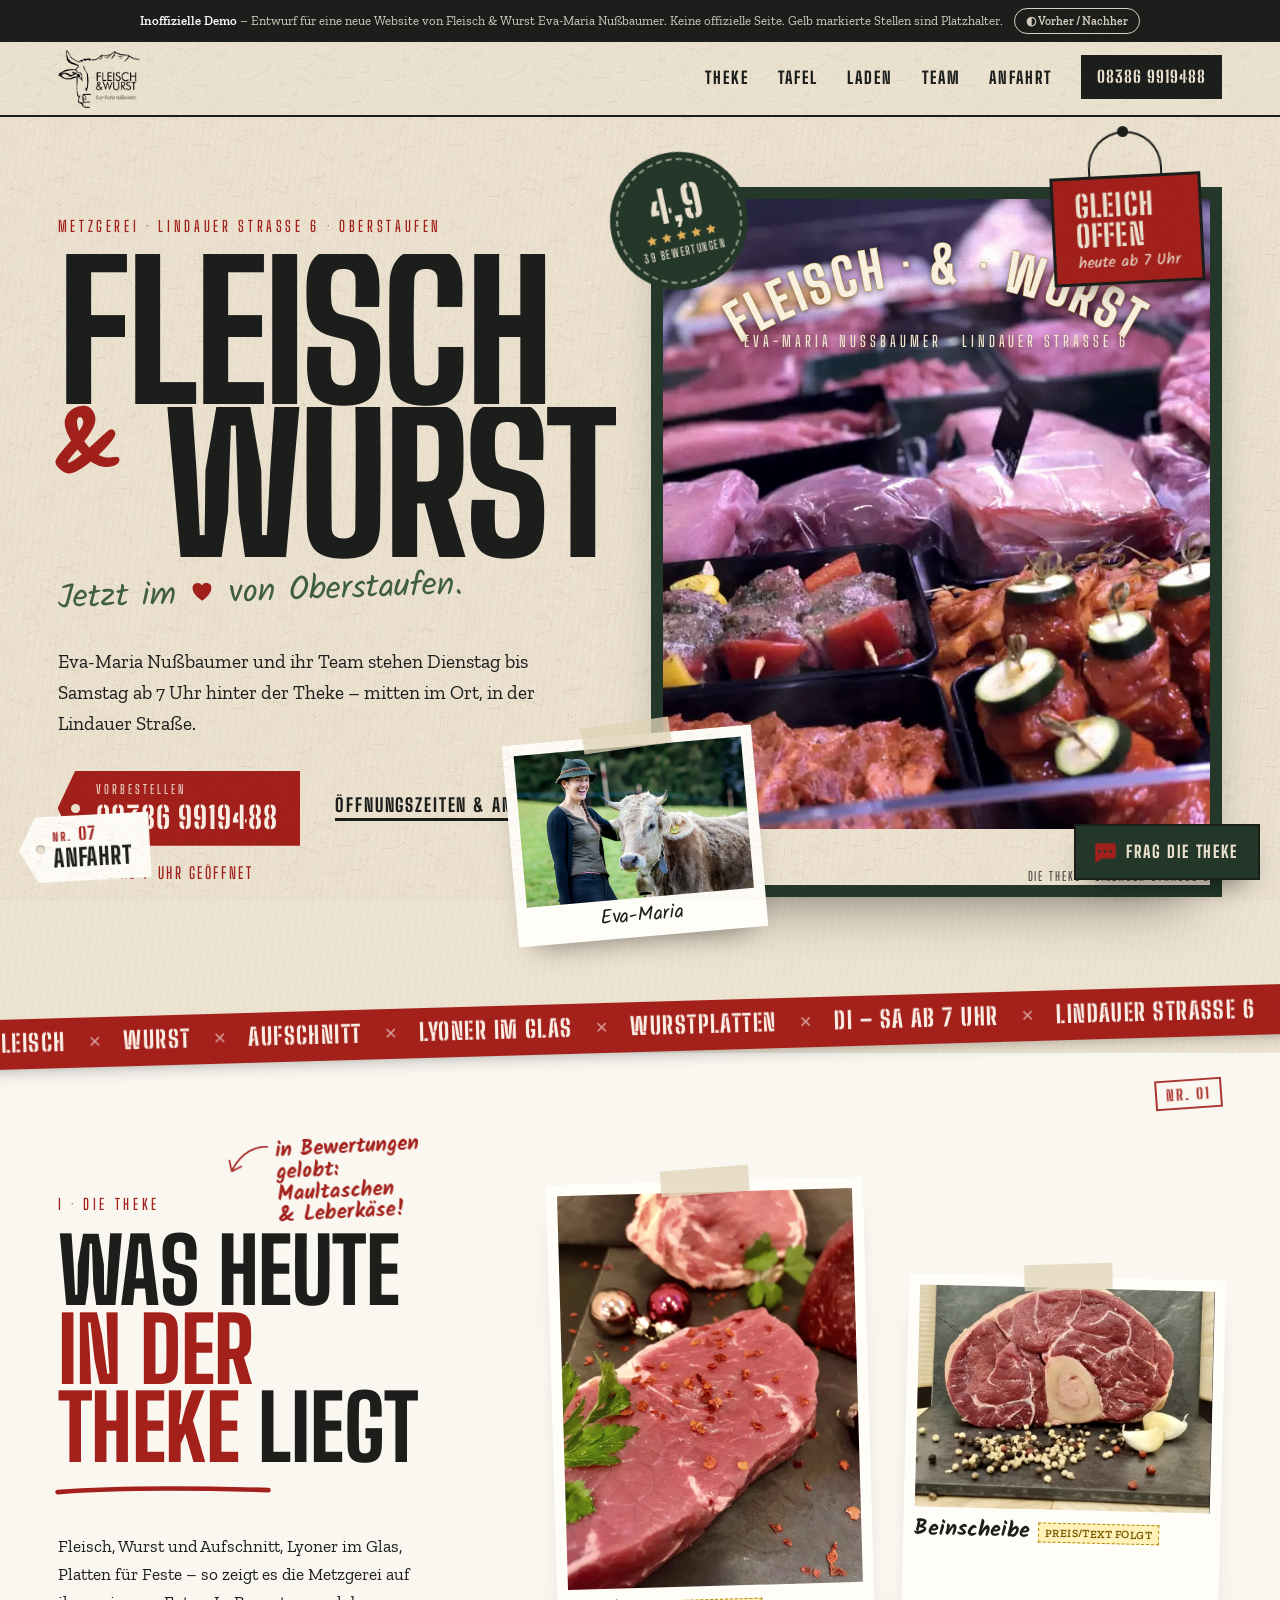
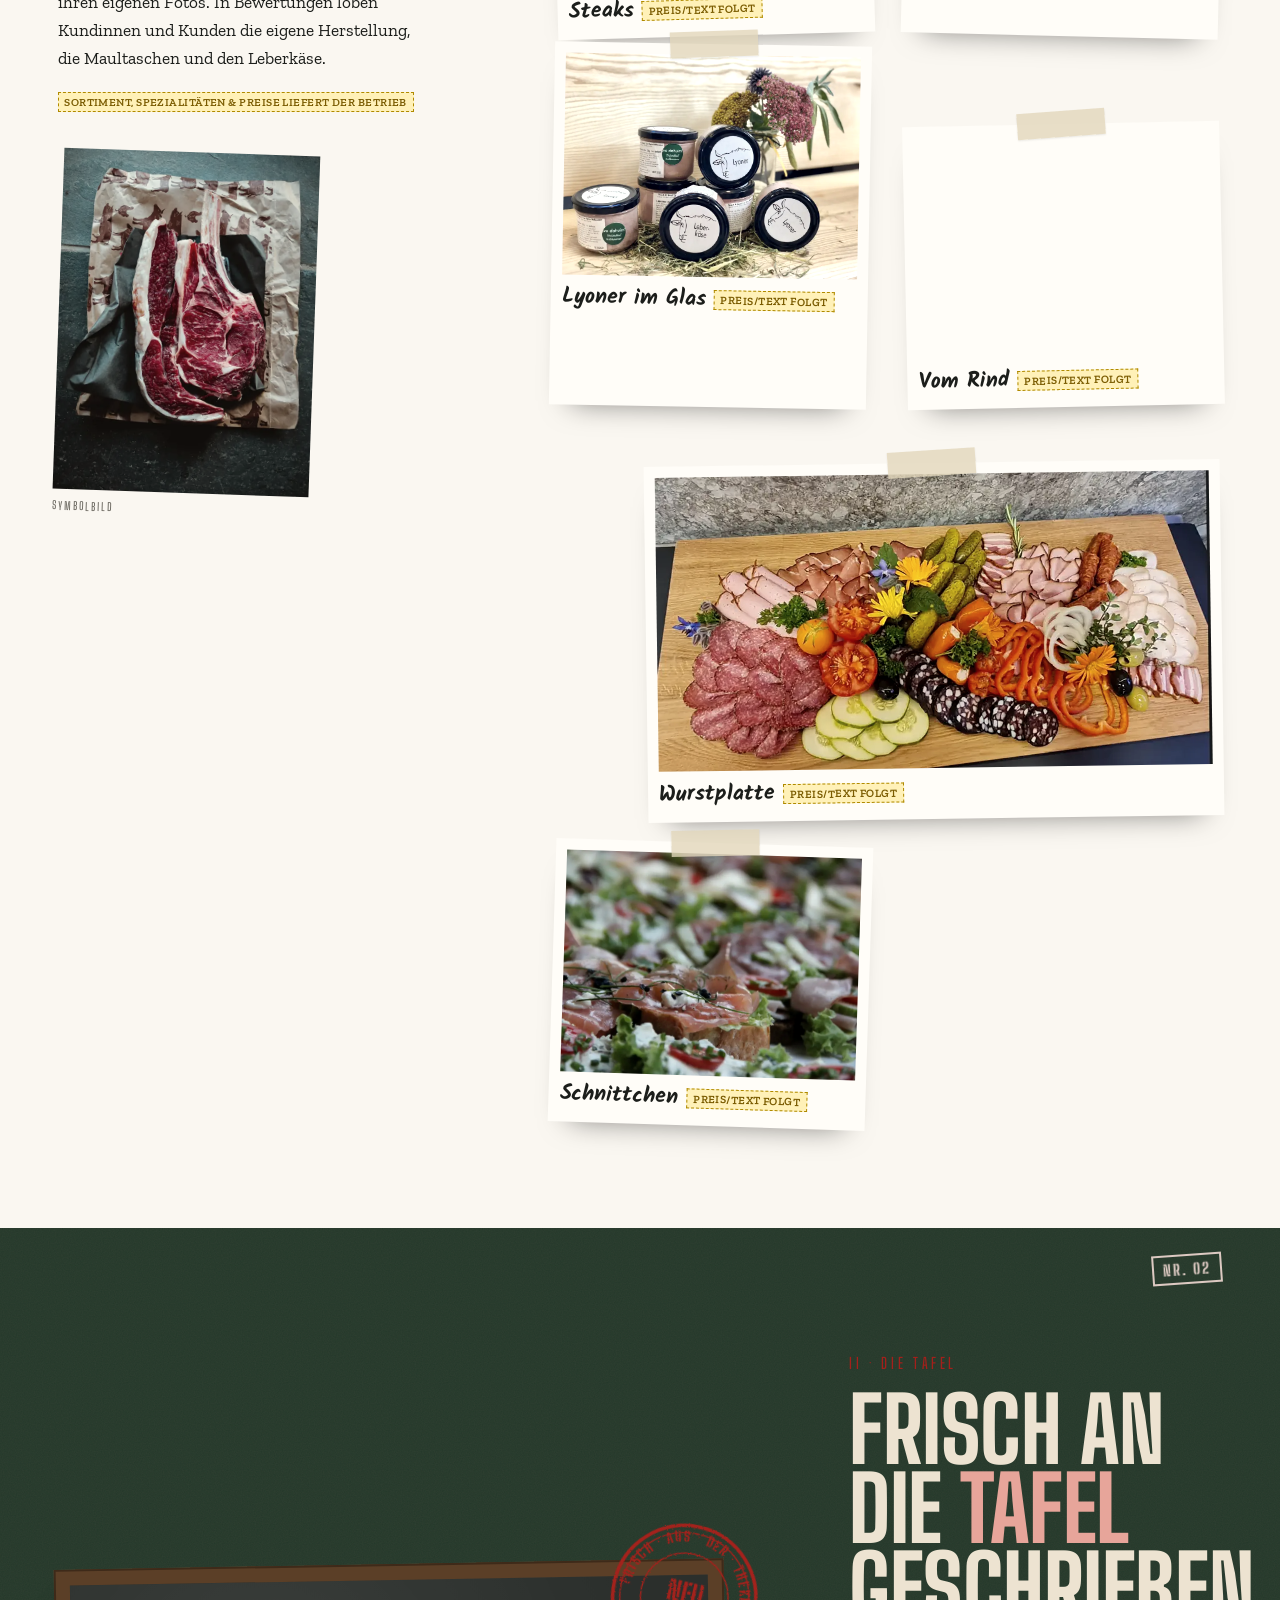
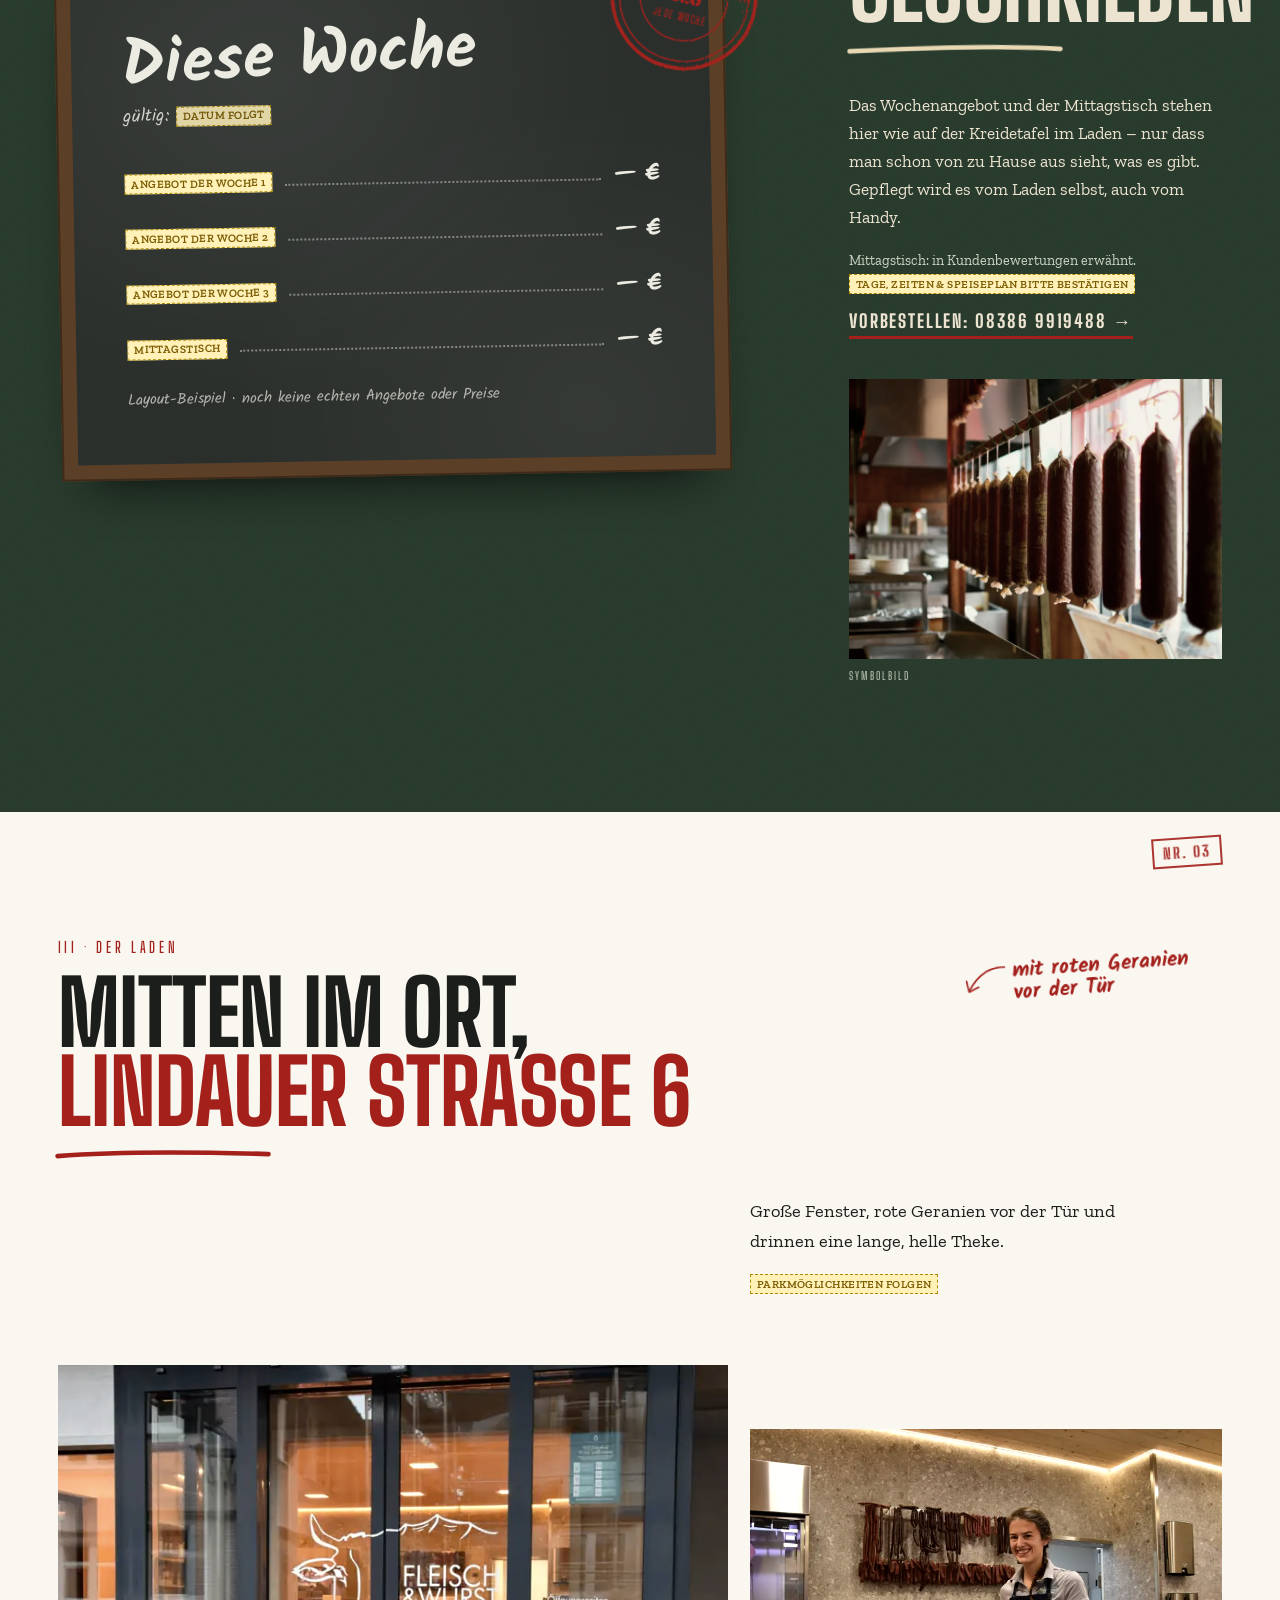
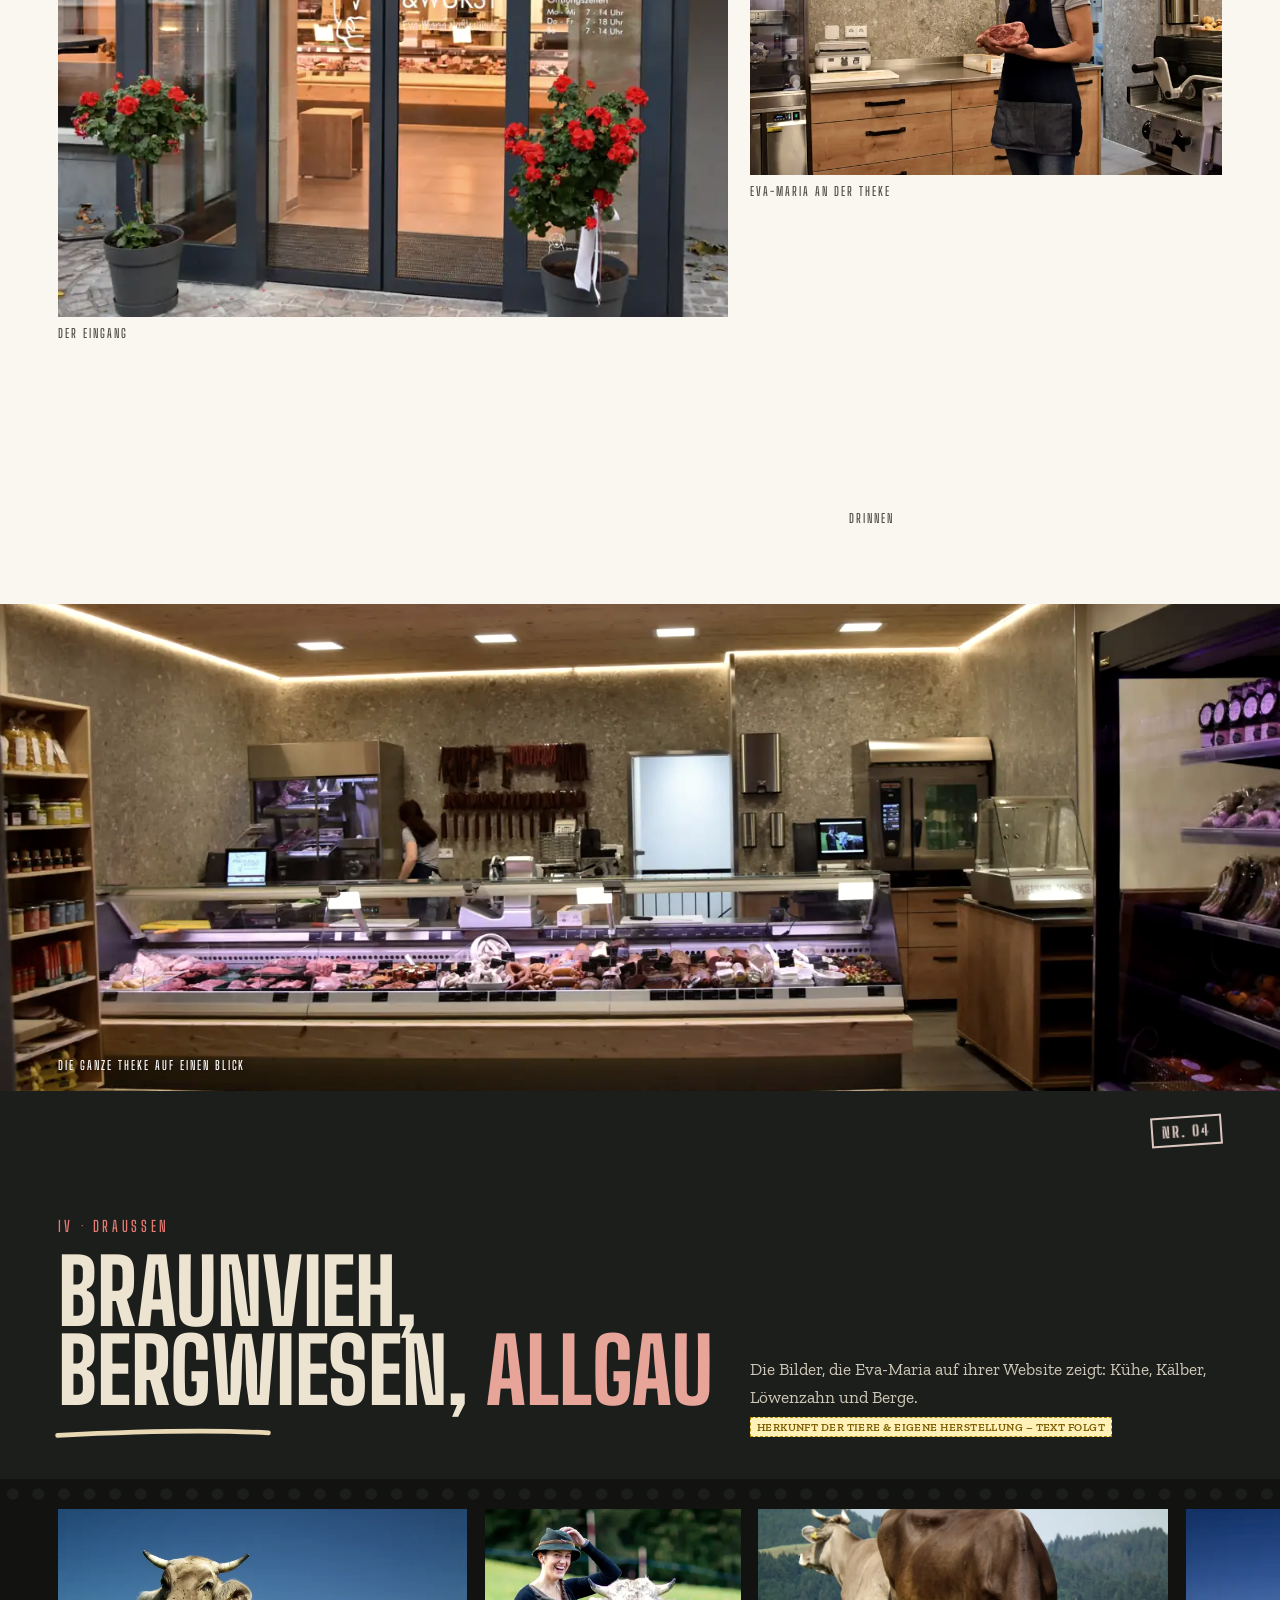
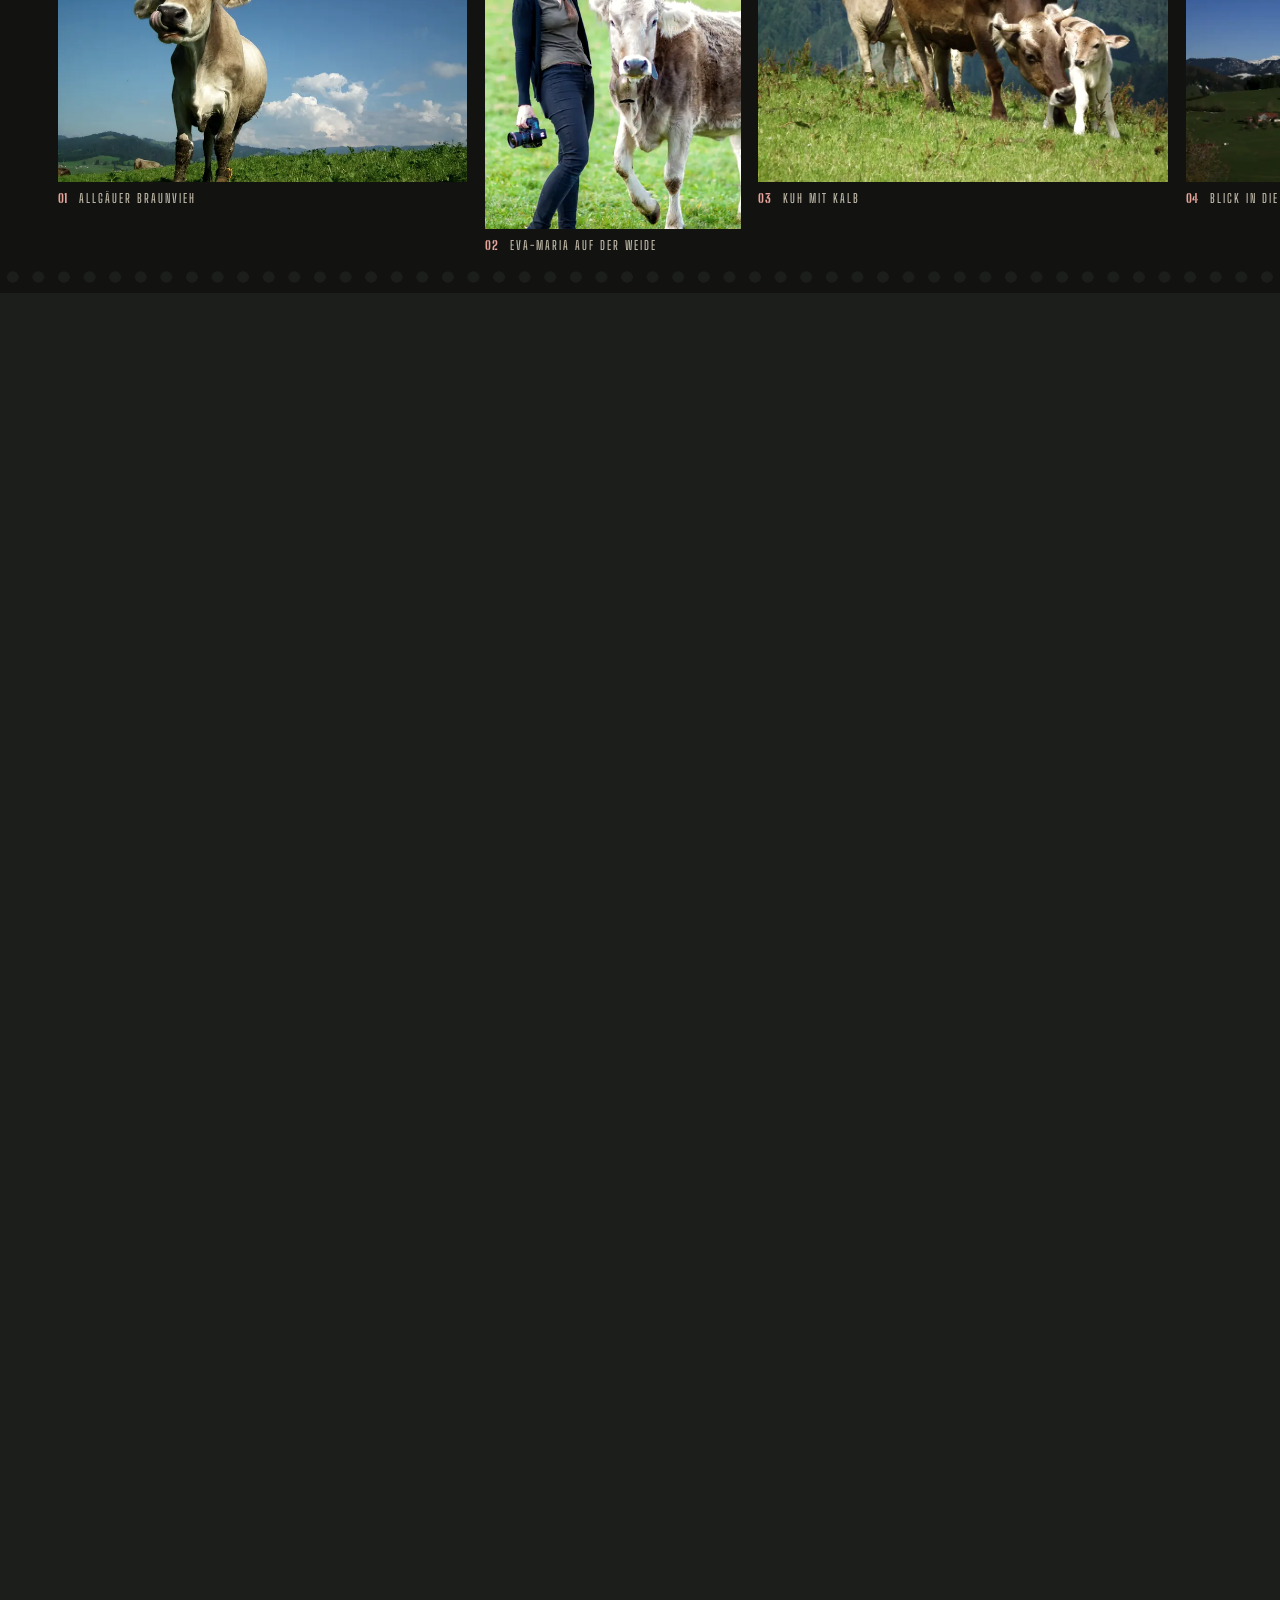
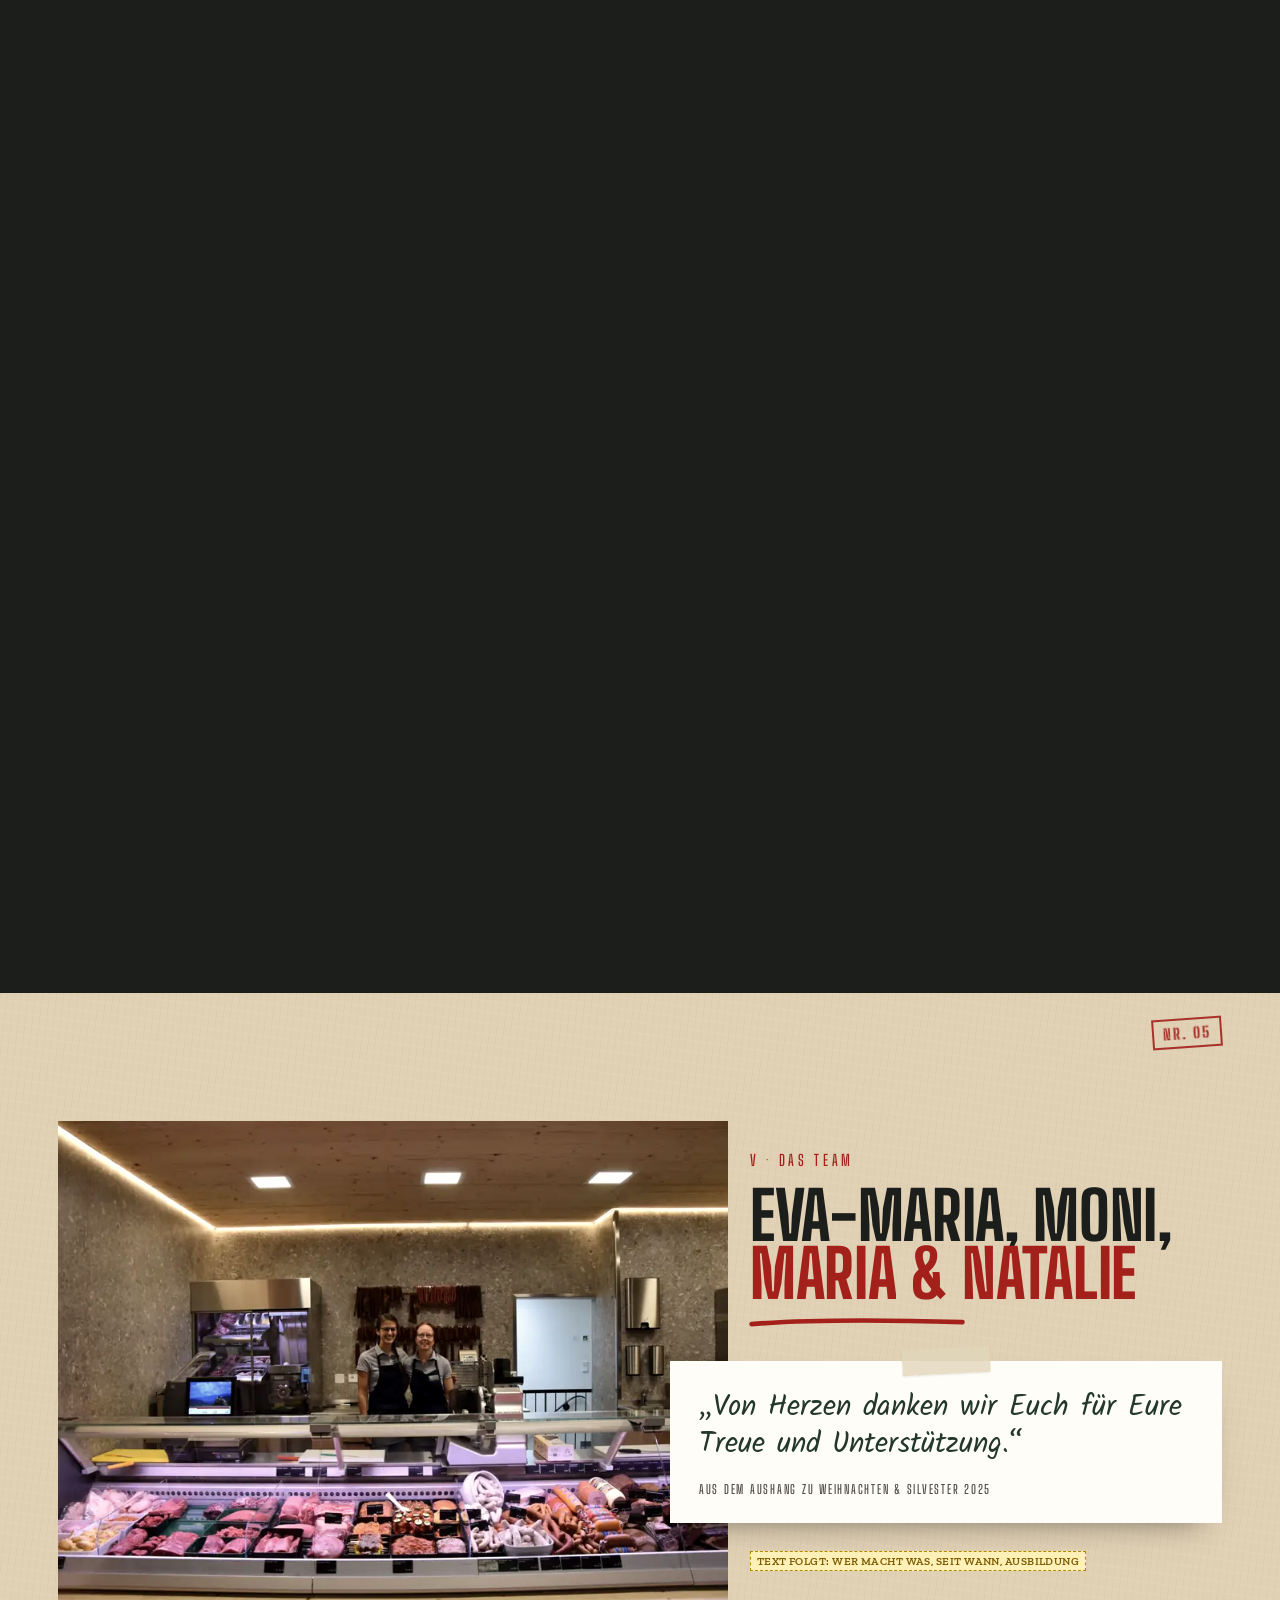
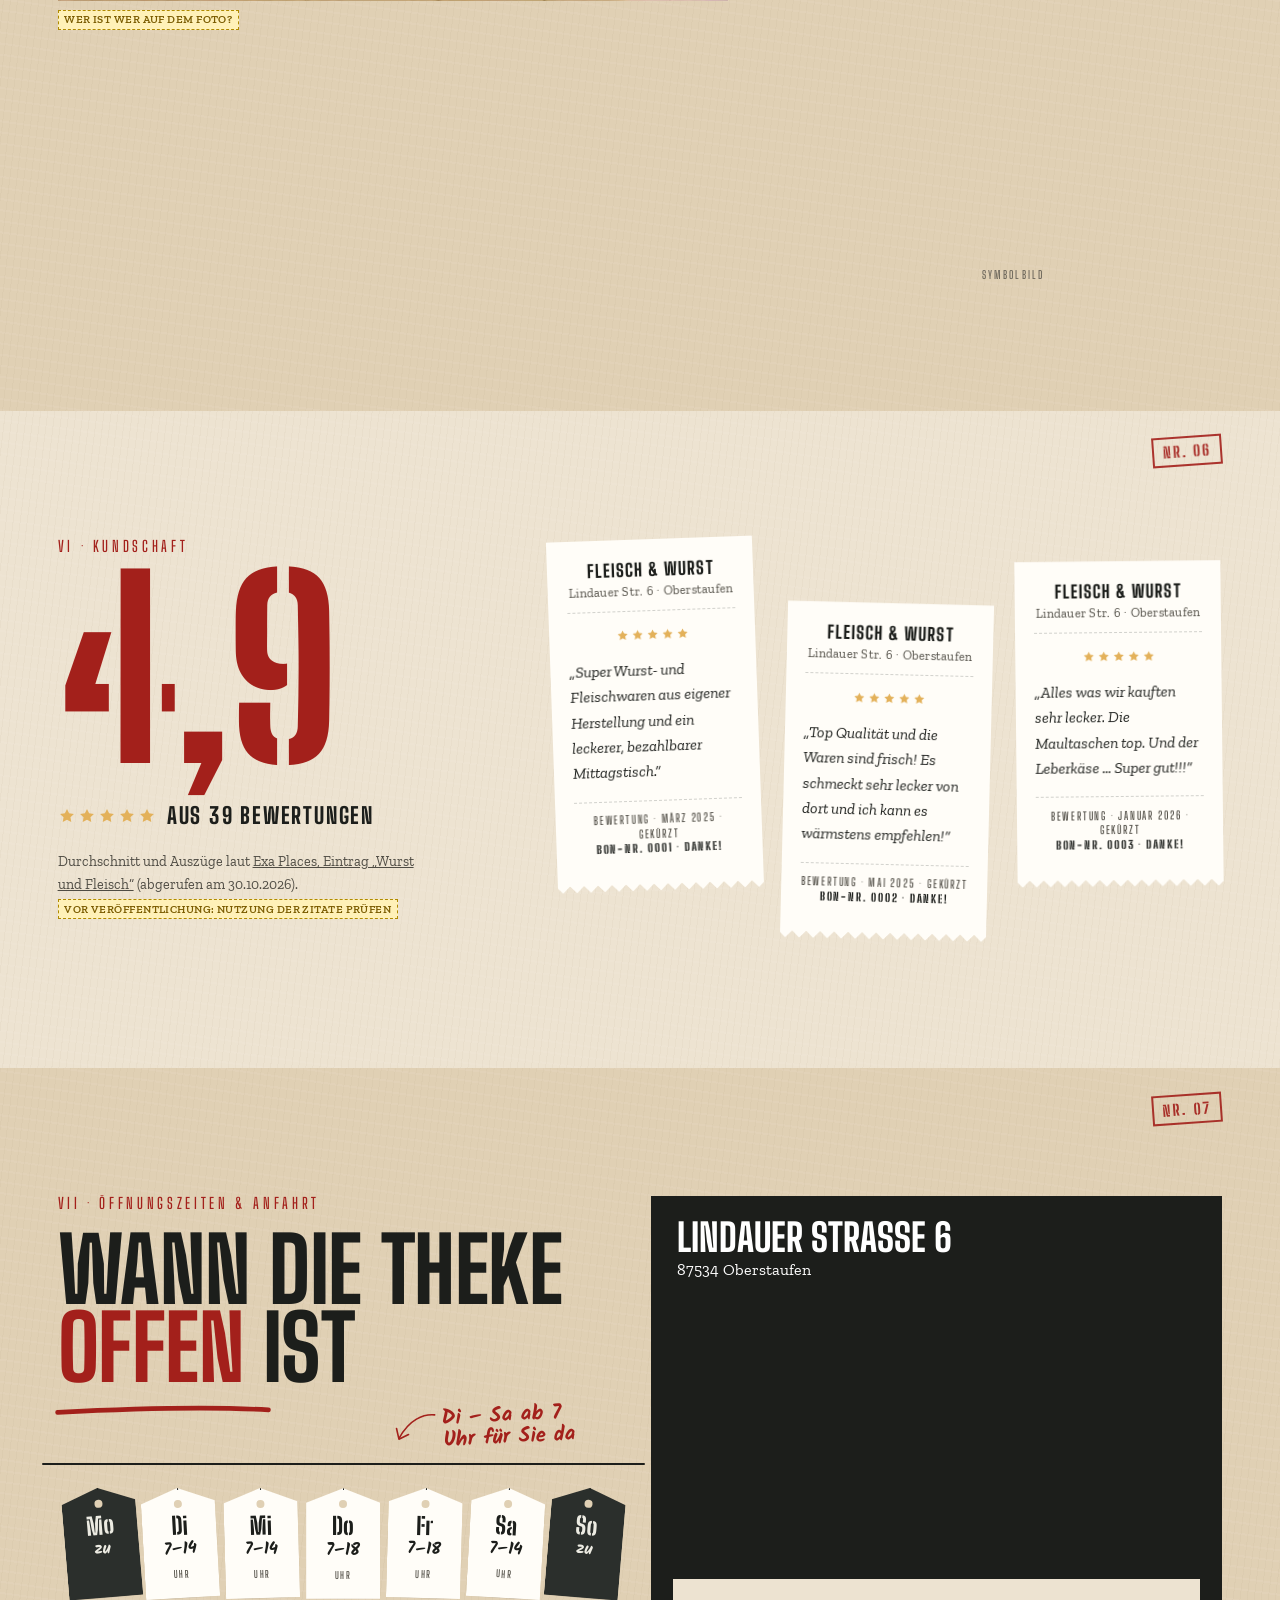
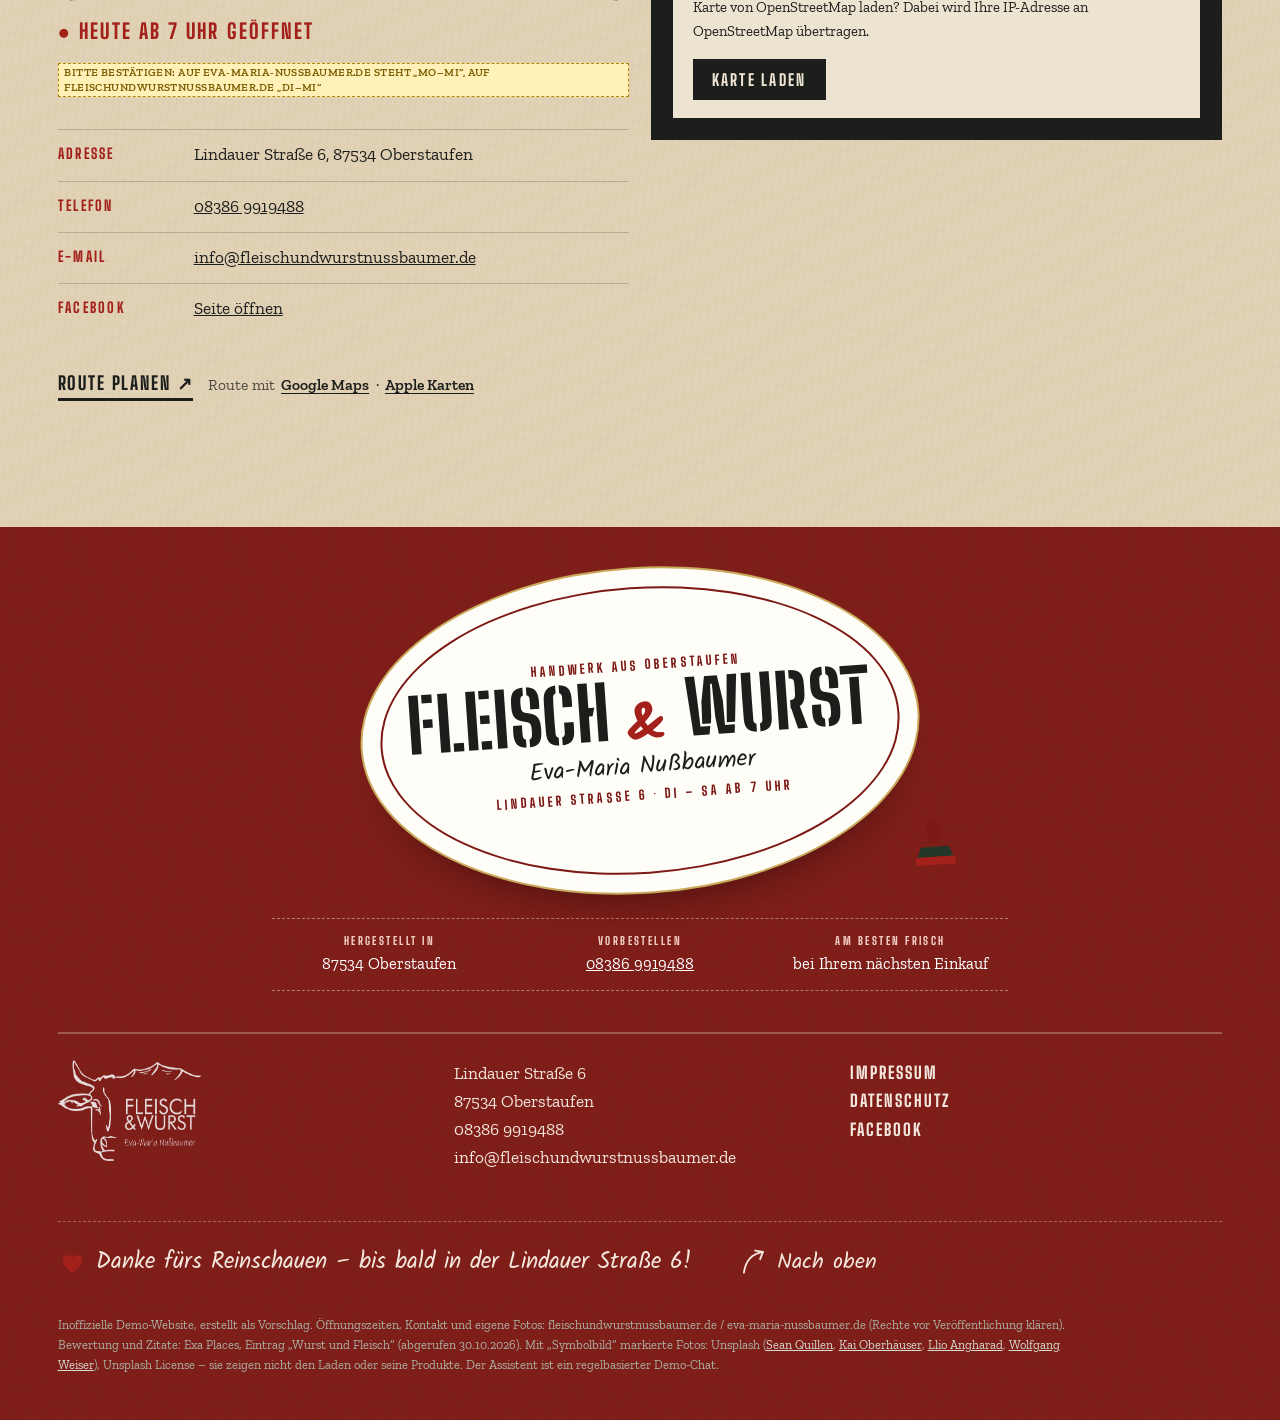
<file: index.html>
<!doctype html>
<html lang="de">
<head>
<meta charset="utf-8">
<meta name="viewport" content="width=device-width, initial-scale=1">
<title>Fleisch &amp; Wurst Eva-Maria Nußbaumer – Metzgerei in Oberstaufen (Demo)</title>
<meta name="description" content="Metzgerei Fleisch &amp; Wurst Eva-Maria Nußbaumer, Lindauer Straße 6, Oberstaufen. Theke, Wochenangebot, Öffnungszeiten und Anfahrt.">
<meta name="robots" content="noindex, nofollow">
<meta name="theme-color" content="#24382a">
<link rel="icon" href="img/favicon.svg" type="image/svg+xml">
<link rel="preload" href="fonts/big-shoulders-display-latin-800-normal.woff2" as="font" type="font/woff2" crossorigin>
<!--plus--><link rel="preload" href="fonts/zilla-slab-latin-400-normal.woff2" as="font" type="font/woff2" crossorigin><!--/plus-->
<link rel="stylesheet" href="css/bundle.css">
<link rel="stylesheet" href="chatbot/chatbot.css" media="print" onload="this.media='all'"><noscript><link rel="stylesheet" href="chatbot/chatbot.css"></noscript>
<!--liebe--><!--/liebe-->

<script>document.documentElement.classList.add('js')</script>
<script>try{if(!matchMedia('(prefers-reduced-motion: reduce)').matches&&!sessionStorage.getItem('demo-intro'))document.documentElement.classList.add('intro-on')}catch(e){}</script>
<script type="application/ld+json">
{"@context":"https://schema.org","@type":"ButcherShop","name":"Fleisch & Wurst Eva-Maria Nußbaumer","telephone":"+49 8386 9919488","email":"info@fleischundwurstnussbaumer.de",
"address":{"@type":"PostalAddress","streetAddress":"Lindauer Straße 6","postalCode":"87534","addressLocality":"Oberstaufen","addressCountry":"DE"},
"geo":{"@type":"GeoCoordinates","latitude":47.5548509,"longitude":10.021489},
"openingHoursSpecification":[{"@type":"OpeningHoursSpecification","dayOfWeek":["Tuesday","Wednesday","Saturday"],"opens":"07:00","closes":"14:00"},
{"@type":"OpeningHoursSpecification","dayOfWeek":["Thursday","Friday"],"opens":"07:00","closes":"18:00"}]}
</script>
<!--plus--><meta property="og:type" content="website"><meta property="og:locale" content="de_DE"><meta property="og:site_name" content="Fleisch &amp; Wurst Eva-Maria Nußbaumer"><meta property="og:title" content="Fleisch &amp; Wurst Eva-Maria Nußbaumer – Metzgerei in Oberstaufen (Demo)"><meta property="og:description" content="Metzgerei Fleisch &amp; Wurst Eva-Maria Nußbaumer, Lindauer Straße 6, Oberstaufen. Theke, Wochenangebot, Öffnungszeiten und Anfahrt."><meta property="og:url" content="https://ni1303.github.io/demo-fleisch-und-wurst-nussbaumer/"><meta property="og:image" content="https://ni1303.github.io/demo-fleisch-und-wurst-nussbaumer/img/og.jpg"><meta property="og:image:width" content="1200"><meta property="og:image:height" content="630"><meta property="og:image:alt" content="Metzgerei Fleisch &amp; Wurst Nußbaumer in Oberstaufen (Demo-Entwurf)"><meta name="twitter:card" content="summary_large_image"><link rel="apple-touch-icon" href="img/apple-touch-icon.png"><meta name="theme-color" content="#8e1f1f"><link rel="stylesheet" href="css/plus.css" media="print" onload="this.media='all'"><noscript></noscript><!--/plus-->
<!--plus--><style>.pl-vn-btn{margin-left:.7rem;padding:.25rem .7rem;border:1px solid currentColor;border-radius:999px;background:transparent;color:inherit;font:inherit;font-size:.92em;font-weight:600;cursor:pointer;white-space:nowrap}</style><!--/plus-->
</head>
<body id="top" data-fx data-cursor>
<svg width="0" height="0" style="position:absolute" aria-hidden="true" focusable="false">
<defs><filter id="ink"><feTurbulence type="fractalNoise" baseFrequency=".9" numOctaves="2" seed="4" result="n"/><feDisplacementMap in="SourceGraphic" in2="n" scale="2.8"/></filter>
<filter id="chalk"><feTurbulence type="fractalNoise" baseFrequency="1.6" numOctaves="2" seed="9" result="n"/><feColorMatrix in="n" type="matrix" values="0 0 0 0 0  0 0 0 0 0  0 0 0 0 0  0 0 0 -1.4 1.25" result="m"/><feComposite in="SourceGraphic" in2="m" operator="in"/></filter></defs>
<symbol id="i-star" viewBox="0 0 24 24"><path fill="currentColor" d="m12 2.6 2.8 5.8 6.4.9-4.6 4.5 1.1 6.3L12 17.1 6.3 20.1l1.1-6.3L2.8 9.3l6.4-.9z"/></symbol>
<symbol id="i-herz" viewBox="0 0 24 24"><path fill="currentColor" d="M12 20.5S3.5 15.3 3.5 9.2A4.6 4.6 0 0 1 12 6.6a4.6 4.6 0 0 1 8.5 2.6c0 6.1-8.5 11.3-8.5 11.3z"/></symbol>
</svg>
<div class="intro" data-intro="1300" role="presentation">
  <div class="intro-shutter"><span class="intro-sch">Fleisch &amp; Wurst</span><span class="intro-sch2">Lindauer Straße 6 · Oberstaufen</span></div>
  <div class="intro-offen" aria-hidden="true"><span class="io-cord"></span><span class="io-board">Grüß Gott</span></div>
  <button class="intro-skip" type="button">Überspringen</button>
</div>
<div class="tag-ind" data-chapter-ind aria-hidden="true"><span class="ti-hole"></span><span class="ti-no">Nr. <b data-ch-no>01</b></span><span class="ti-l" data-ch-label>Theke</span></div>
<div class="demo-banner" role="note"><strong>Inoffizielle Demo</strong> – Entwurf für eine neue Website von Fleisch &amp; Wurst Eva-Maria Nußbaumer. Keine offizielle Seite. Gelb markierte Stellen sind Platzhalter.<!--plus--><button type="button" class="pl-vn-btn" aria-haspopup="dialog"><span aria-hidden="true">◐</span> Vorher / Nachher</button><!--/plus--></div>
<header class="site-header">
  <a class="brand" href="index.html#top" aria-label="Fleisch &amp; Wurst Eva-Maria Nußbaumer – Startseite"><img src="img/logo.png" alt="" width="427" height="300"><span class="sr-only">Fleisch &amp; Wurst Eva-Maria Nußbaumer</span></a>
  <nav class="nav" aria-label="Hauptnavigation">
    <button class="nav-toggle" aria-expanded="false" aria-controls="nav-list"><span class="sr-only">Menü</span><span></span><span></span><span></span></button>
    <ul id="nav-list">
      <li><a href="index.html#theke">Theke</a></li>
      <li><a href="index.html#tafel">Tafel</a></li>
      <li><a href="index.html#laden">Laden</a></li>
      <li><a href="index.html#team">Team</a></li>
      <li><a href="index.html#anfahrt">Anfahrt</a></li>
      <li class="nav-tel"><a href="tel:+4983869919488">08386 9919488</a></li>
    </ul>
  </nav>
</header>
<main>
<section class="hero" data-hero>
  <div class="hero-grid">
    <div class="hero-text">
      <p class="kicker">Metzgerei <span>·</span> Lindauer Straße 6 <span>·</span> Oberstaufen</p>
      <h1 data-split><span class="h-1">Fleisch</span> <span class="h-amp">&amp;</span> <span class="h-2">Wurst</span></h1>
      <p class="hand">Jetzt im <svg class="herz" aria-hidden="true"><use href="#i-herz"/></svg> von Oberstaufen.</p>
      <p class="lead">Eva-Maria Nußbaumer und ihr Team stehen Dienstag bis Samstag ab 7 Uhr hinter der Theke – mitten im Ort, in der Lindauer Straße.</p>
      <div class="hero-cta">
        <a class="tag-cta magnetic" href="tel:+4983869919488" data-cursor-label="anrufen"><small>Vorbestellen</small>08386 9919488</a>
        <a class="arrow-link" href="#anfahrt">Öffnungszeiten &amp; Anfahrt <span aria-hidden="true">↘</span></a>
      </div>
      <p class="hero-open" data-hours='{"2":[7,14],"3":[7,14],"4":[7,18],"5":[7,18],"6":[7,14]}'></p>
    </div>
    <figure class="hero-photo schaufenster" data-clip>
      <svg class="sf-schrift" viewBox="0 0 600 170" aria-hidden="true"><defs><path id="sfArc" d="M60 150 Q300 10 540 150"/></defs><text><textPath href="#sfArc" startOffset="50%" text-anchor="middle">Fleisch · &amp; · Wurst</textPath></text><text x="300" y="158" text-anchor="middle" class="sf-klein">Eva-Maria Nußbaumer · Lindauer Straße 6</text></svg>
      <span class="sf-glas" aria-hidden="true"></span>
      <img src="img/auslage.webp" srcset="img/auslage-800.webp 900w, img/auslage.webp 1600w" sizes="(min-width:900px) 58vw, 100vw" alt="Gut gefüllte Fleischtheke mit Steaks, Braten und Spießen" width="1600" height="1200" fetchpriority="high" decoding="async" data-parallax=".06">
      <figcaption>Die Theke · Lindauer Straße 6</figcaption>
    </figure>
    <figure class="hero-polaroid" data-reveal>
      <img src="img/eva-maria-kuh.webp" alt="Eva-Maria Nußbaumer mit Trachtenhut neben einer Braunvieh-Kuh" width="800" height="533" fetchpriority="high" decoding="async">
      <figcaption>Eva-Maria</figcaption>
    </figure>
    <a class="hero-rating" href="https://exa.ai/library/place/d8dhywfvkd9" target="_blank" rel="noopener" data-stamp>
      <span class="hr-num">4,9</span><span class="hr-st"><svg class="st" aria-hidden="true"><use href="#i-star"/></svg><svg class="st" aria-hidden="true"><use href="#i-star"/></svg><svg class="st" aria-hidden="true"><use href="#i-star"/></svg><svg class="st" aria-hidden="true"><use href="#i-star"/></svg><svg class="st" aria-hidden="true"><use href="#i-star"/></svg></span><span class="hr-t">39 Bewertungen</span>
    </a>
    <div class="sign" data-sign='{"2":[7,14],"3":[7,14],"4":[7,18],"5":[7,18],"6":[7,14]}' aria-live="polite">
      <span class="sign-cord" aria-hidden="true"></span>
      <span class="sign-board"><span class="sign-state">Di – Sa</span><span class="sign-sub">ab 7 Uhr</span></span>
    </div>
  </div>
</section>

<div class="tape" aria-hidden="true"><div class="tape-track"><span>Fleisch</span><i aria-hidden="true">✕</i><span>Wurst</span><i aria-hidden="true">✕</i><span>Aufschnitt</span><i aria-hidden="true">✕</i><span>Lyoner im Glas</span><i aria-hidden="true">✕</i><span>Wurstplatten</span><i aria-hidden="true">✕</i><span>Di – Sa ab 7 Uhr</span><i aria-hidden="true">✕</i><span>Lindauer Straße 6</span><i aria-hidden="true">✕</i><span>Oberstaufen</span><i aria-hidden="true">✕</i><span>Fleisch</span><i aria-hidden="true">✕</i><span>Wurst</span><i aria-hidden="true">✕</i><span>Aufschnitt</span><i aria-hidden="true">✕</i><span>Lyoner im Glas</span><i aria-hidden="true">✕</i><span>Wurstplatten</span><i aria-hidden="true">✕</i><span>Di – Sa ab 7 Uhr</span><i aria-hidden="true">✕</i><span>Lindauer Straße 6</span><i aria-hidden="true">✕</i><span>Oberstaufen</span><i aria-hidden="true">✕</i></div></div>

<section id="theke" class="theke" data-chapter="Theke" data-ch-no="01">
  <div class="wrap theke-grid">
    <div class="theke-text">
      <p class="kicker">I · Die Theke</p>
      <h2 data-split>Was heute <em>in der Theke</em> liegt</h2>
      <p>Fleisch, Wurst und Aufschnitt, Lyoner im Glas, Platten für Feste – so zeigt es die Metzgerei auf ihren eigenen Fotos. In Bewertungen loben Kundinnen und Kunden die eigene Herstellung, die Maultaschen und den Leberkäse.</p>
      <p class="note"><span class="ph">Sortiment, Spezialitäten &amp; Preise liefert der Betrieb</span></p>
      <figure class="theke-stock" data-clip><img class="stock" src="img/stock/fleisch-papier.webp" srcset="img/stock/fleisch-papier-800.webp 600w, img/stock/fleisch-papier.webp 1067w" sizes="(min-width:900px) 24vw, 60vw" alt="Rohes Fleischstück auf Papier" width="1067" height="1600" loading="lazy" decoding="async"><figcaption><span class="sym">Symbolbild</span></figcaption></figure>
    </div>
    <div class="cuts">
      <figure class="cut w-a" data-reveal>
        <a href="img/fleisch-3.webp" data-lightbox="theke" data-caption="Steaks"><img src="img/fleisch-3.webp" srcset="img/fleisch-3-800.webp 675w, img/fleisch-3.webp 1200w" sizes="(min-width:900px) 34vw, 90vw" alt="Rindersteaks mit Kräutern angerichtet" width="1200" height="1600" loading="lazy" decoding="async"></a>
        <figcaption><span class="tag">Steaks</span> <span class="ph">Preis/Text folgt</span></figcaption>
      </figure>
      <figure class="cut w-b" data-reveal>
        <a href="img/fleisch-4.webp" data-lightbox="theke" data-caption="Beinscheibe"><img src="img/fleisch-4.webp" srcset="img/fleisch-4-800.webp 900w, img/fleisch-4.webp 922w" sizes="(min-width:900px) 34vw, 90vw" alt="Beinscheibe mit Pfefferkörnern auf Schieferplatte" width="922" height="795" loading="lazy" decoding="async"></a>
        <figcaption><span class="tag">Beinscheibe</span> <span class="ph">Preis/Text folgt</span></figcaption>
      </figure>
      <figure class="cut w-c" data-reveal>
        <a href="img/lyoner-glas.webp" data-lightbox="theke" data-caption="Lyoner im Glas"><img src="img/lyoner-glas.webp" srcset="img/lyoner-glas-800.webp 900w, img/lyoner-glas.webp 1600w" sizes="(min-width:900px) 34vw, 90vw" alt="Lyoner im Glas mit Etikett von Fleisch &amp; Wurst" width="1600" height="1200" loading="lazy" decoding="async"></a>
        <figcaption><span class="tag">Lyoner im Glas</span> <span class="ph">Preis/Text folgt</span></figcaption>
      </figure>
      <figure class="cut w-d" data-reveal>
        <a href="img/fleisch-5.webp" data-lightbox="theke" data-caption="Vom Rind"><img src="img/fleisch-5.webp" srcset="img/fleisch-5-800.webp 900w, img/fleisch-5.webp 1600w" sizes="(min-width:900px) 34vw, 90vw" alt="Rindfleischstücke angerichtet auf einer Platte" width="1600" height="1200" loading="lazy" decoding="async"></a>
        <figcaption><span class="tag">Vom Rind</span> <span class="ph">Preis/Text folgt</span></figcaption>
      </figure>
      <figure class="cut w-e" data-reveal>
        <a href="img/wurstplatte.webp" data-lightbox="theke" data-caption="Wurstplatte"><img src="img/wurstplatte.webp" srcset="img/wurstplatte-800.webp 900w, img/wurstplatte.webp 1179w" sizes="(min-width:900px) 34vw, 90vw" alt="Wurstplatte mit Salami, Schinken, Gemüse und Blüten" width="1179" height="703" loading="lazy" decoding="async"></a>
        <figcaption><span class="tag">Wurstplatte</span> <span class="ph">Preis/Text folgt</span></figcaption>
      </figure>
      <figure class="cut w-f" data-reveal>
        <a href="img/schnittchen.webp" data-lightbox="theke" data-caption="Schnittchen"><img src="img/schnittchen.webp" srcset="img/schnittchen-800.webp 900w, img/schnittchen.webp 1600w" sizes="(min-width:900px) 34vw, 90vw" alt="Belegte Schnittchen, dicht an dicht" width="1600" height="1067" loading="lazy" decoding="async"></a>
        <figcaption><span class="tag">Schnittchen</span> <span class="ph">Preis/Text folgt</span></figcaption>
      </figure>
    </div>
  </div>
</section>

<section id="tafel" class="tafel" data-chapter="Tafel" data-ch-no="02">
  <div class="wrap tafel-grid">
    <div class="board" data-reveal>
      <div class="board-in">
        <p class="board-title">Diese Woche</p>
        <p class="board-date">gültig: <span class="ph">Datum folgt</span></p>
        <ul class="board-list"><li class="chalk-line" style="--i:0"><span class="ph">Angebot der Woche 1</span><span class="dots"></span><span class="cp">— €</span></li><li class="chalk-line" style="--i:1"><span class="ph">Angebot der Woche 2</span><span class="dots"></span><span class="cp">— €</span></li><li class="chalk-line" style="--i:2"><span class="ph">Angebot der Woche 3</span><span class="dots"></span><span class="cp">— €</span></li><li class="chalk-line" style="--i:3"><span class="ph">Mittagstisch</span><span class="dots"></span><span class="cp">— €</span></li></ul>
        <p class="board-foot">Layout-Beispiel · noch keine echten Angebote oder Preise</p>
      </div>
      <div class="board-stamp" data-stamp><svg class="stamp" viewBox="0 0 170 170" role="img" aria-label="NEU – FRISCH · AUS · DER · THEKE · ">
  <defs><path id="spw" d="M85 85m-62 0a62 62 0 1 1 124 0a62 62 0 1 1-124 0"/></defs>
  <g filter="url(#ink)" fill="none" stroke="currentColor"><circle cx="85" cy="85" r="80" stroke-width="4"/><circle cx="85" cy="85" r="72" stroke-width="1.5"/><circle cx="85" cy="85" r="49" stroke-width="1.5"/></g>
  <g filter="url(#ink)" fill="currentColor"><text font-family="Stencil,Impact,sans-serif" font-weight="800" font-size="15.5" letter-spacing="2.2"><textPath href="#spw">FRISCH · AUS · DER · THEKE · </textPath></text>
  <text x="85" y="92" text-anchor="middle" font-family="Stencil,Impact,sans-serif" font-weight="800" font-size="30">NEU</text>
  <text x="85" y="112" text-anchor="middle" font-family="Shoulders,Impact,sans-serif" font-weight="600" font-size="12" letter-spacing="1.6">JEDE WOCHE</text></g>
</svg></div>
    </div>
    <div class="tafel-text">
      <p class="kicker">II · Die Tafel</p>
      <h2 data-split>Frisch an die <em>Tafel</em> geschrieben</h2>
      <p>Das Wochenangebot und der Mittagstisch stehen hier wie auf der Kreidetafel im Laden – nur dass man schon von zu Hause aus sieht, was es gibt. Gepflegt wird es vom Laden selbst, auch vom Handy.</p>
      <p class="note">Mittagstisch: in Kundenbewertungen erwähnt. <span class="ph">Tage, Zeiten &amp; Speiseplan bitte bestätigen</span></p>
      <a class="arrow-link light" href="tel:+4983869919488">Vorbestellen: 08386 9919488 <span aria-hidden="true">→</span></a>
      <figure class="tafel-photo" data-clip style="--clip-bg:var(--chalk)"><img class="stock" src="img/stock/salami-reihe.webp" srcset="img/stock/salami-reihe-800.webp 900w, img/stock/salami-reihe.webp 1600w" sizes="(min-width:900px) 30vw, 90vw" alt="Salamis hängen in einer Reihe" width="1600" height="1067" loading="lazy" decoding="async" data-parallax=".05"><figcaption><span class="sym">Symbolbild</span></figcaption></figure>
    </div>
  </div>
</section>

<section id="laden" class="laden" data-chapter="Laden" data-ch-no="03">
  <div class="wrap">
    <div class="laden-head">
      <p class="kicker">III · Der Laden</p>
      <h2 data-split>Mitten im Ort, <em>Lindauer Straße 6</em></h2>
      <p>Große Fenster, rote Geranien vor der Tür und drinnen eine lange, helle Theke.</p>
      <p class="note"><span class="ph">Parkmöglichkeiten folgen</span></p>
    </div>
    <div class="laden-grid">
      <figure class="l1" data-clip><a href="img/laden-aussen.webp" data-lightbox="laden" data-caption="Der Laden von außen"><img src="img/laden-aussen.webp" srcset="img/laden-aussen-800.webp 900w, img/laden-aussen.webp 1600w" sizes="(min-width:900px) 52vw, 100vw" alt="Ladeneingang mit großen Glastüren und roten Geranien" width="1600" height="1067" loading="lazy" decoding="async"></a><figcaption>Der Eingang</figcaption></figure>
      <figure class="l2" data-clip><a href="img/eva-theke.webp" data-lightbox="laden" data-caption="Eva-Maria an der Theke"><img src="img/eva-theke.webp" srcset="img/eva-theke-800.webp 900w, img/eva-theke.webp 1600w" sizes="(min-width:900px) 32vw, 100vw" alt="Eva-Maria Nußbaumer mit Schürze an der Theke" width="1600" height="1067" loading="lazy" decoding="async"></a><figcaption>Eva-Maria an der Theke</figcaption></figure>
      <figure class="l3" data-clip><a href="img/laden-innen.webp" data-lightbox="laden" data-caption="Der Laden von innen"><img src="img/laden-innen.webp" srcset="img/laden-innen-800.webp 900w, img/laden-innen.webp 1600w" sizes="(min-width:900px) 32vw, 100vw" alt="Ladenraum mit langer Theke und Regalen" width="1600" height="1067" loading="lazy" decoding="async"></a><figcaption>Drinnen</figcaption></figure>
    </div>
  </div>
  <figure class="laden-band" data-clip><img src="img/laden-regal.webp" srcset="img/laden-regal-800.webp 900w, img/laden-regal.webp 1600w" sizes="100vw" alt="Blick durch den Laden auf die lange Theke, links ein Regal mit Gläsern" width="1600" height="1067" loading="lazy" decoding="async" data-parallax=".04"><figcaption>Die ganze Theke auf einen Blick</figcaption></figure>
</section>

<section id="allgaeu" class="film" data-chapter="Allgäu" data-ch-no="04" data-film>
  <div class="film-sticky">
    <div class="wrap film-head">
      <p class="kicker">IV · Draußen</p>
      <h2 data-split>Braunvieh, Bergwiesen, <em>Allgäu</em></h2>
      <p>Die Bilder, die Eva-Maria auf ihrer Website zeigt: Kühe, Kälber, Löwenzahn und Berge. <span class="ph">Herkunft der Tiere &amp; eigene Herstellung – Text folgt</span></p>
    </div>
    <div class="film-track" tabindex="0" aria-label="Bilderstreifen Allgäu">
        <figure class="frame f0"><img src="img/kuh-berg.webp" srcset="img/kuh-berg-800.webp 800w, img/kuh-berg.webp 1920w" sizes="(min-width:900px) 38vw, 82vw" alt="Braunvieh-Kuh auf der Weide vor blauem Himmel" width="1920" height="1440" loading="lazy" decoding="async"><figcaption><b>01</b> Allgäuer Braunvieh</figcaption></figure>
        <figure class="frame f1"><img src="img/eva-kuh-2.webp" alt="Eva-Maria Nußbaumer mit Trachtenhut lacht neben einer Kuh" width="800" height="533" loading="lazy" decoding="async"><figcaption><b>02</b> Eva-Maria auf der Weide</figcaption></figure>
        <figure class="frame f2"><img src="img/kuh-kalb.webp" srcset="img/kuh-kalb-800.webp 900w, img/kuh-kalb.webp 1600w" sizes="(min-width:900px) 38vw, 82vw" alt="Kuh mit Kalb auf einer Bergwiese" width="1600" height="1200" loading="lazy" decoding="async"><figcaption><b>03</b> Kuh mit Kalb</figcaption></figure>
        <figure class="frame f0"><img src="img/panorama.webp" srcset="img/panorama-800.webp 900w, img/panorama.webp 1600w" sizes="(min-width:900px) 38vw, 82vw" alt="Weite Wiese, dahinter verschneite Berge" width="1600" height="1064" loading="lazy" decoding="async"><figcaption><b>04</b> Blick in die Berge</figcaption></figure>
        <figure class="frame f1"><img src="img/kuh-portrait.webp" srcset="img/kuh-portrait-800.webp 900w, img/kuh-portrait.webp 1600w" sizes="(min-width:900px) 38vw, 82vw" alt="Kuh mit Hörnern im Porträt" width="1600" height="1200" loading="lazy" decoding="async"><figcaption><b>05</b> Porträt</figcaption></figure>
        <figure class="frame f2"><img src="img/loewenzahn.webp" srcset="img/loewenzahn-800.webp 900w, img/loewenzahn.webp 1600w" sizes="(min-width:900px) 38vw, 82vw" alt="Löwenzahnwiese vor Bergpanorama" width="1600" height="1200" loading="lazy" decoding="async"><figcaption><b>06</b> Frühling im Allgäu</figcaption></figure>
        <figure class="frame f0"><img class="stock" src="img/stock/kuh-bergweide.webp" srcset="img/stock/kuh-bergweide-800.webp 900w, img/stock/kuh-bergweide.webp 1600w" sizes="(min-width:900px) 38vw, 82vw" alt="Kuh auf einer steilen Bergweide" width="1600" height="1067" loading="lazy" decoding="async"><figcaption><b>07</b> Bergweide · <span class="sym">Symbolbild</span></figcaption></figure>
        <figure class="frame f1"><img src="img/eva-kuh-3.webp" alt="Eva-Maria Nußbaumer spielt mit einer Kuh auf der Wiese" width="800" height="533" loading="lazy" decoding="async"><figcaption><b>08</b> Eva-Maria</figcaption></figure>
        <figure class="frame f2"><img src="img/kuh-wiese.webp" srcset="img/kuh-wiese-800.webp 900w, img/kuh-wiese.webp 1600w" sizes="(min-width:900px) 38vw, 82vw" alt="Braunvieh-Kuh in einer Blumenwiese" width="1600" height="1067" loading="lazy" decoding="async"><figcaption><b>09</b> Sommerwiese</figcaption></figure>
    </div>
  </div>
</section>

<section id="team" class="team" data-chapter="Team" data-ch-no="05">
  <div class="wrap team-grid">
    <figure class="team-photo" data-clip><img src="img/theke-team.webp" srcset="img/theke-team-800.webp 900w, img/theke-team.webp 1600w" sizes="(min-width:900px) 55vw, 100vw" alt="Das Team hinter der Theke" width="1600" height="1067" loading="lazy" decoding="async"><figcaption><span class="ph">Wer ist wer auf dem Foto?</span></figcaption></figure>
    <div class="team-text">
      <p class="kicker">V · Das Team</p>
      <h2 data-split>Eva-Maria, Moni, <em>Maria &amp; Natalie</em></h2>
      <blockquote class="hand-note" data-reveal><p>„Von Herzen danken wir Euch für Eure Treue und Unterstützung.“</p><cite>aus dem Aushang zu Weihnachten &amp; Silvester 2025</cite></blockquote>
      <p class="note"><span class="ph">Text folgt: wer macht was, seit wann, Ausbildung</span></p>
    </div>
    <figure class="team-stock" data-reveal><img class="stock" src="img/stock/messer.webp" srcset="img/stock/messer-800.webp 900w, img/stock/messer.webp 1600w" sizes="(min-width:900px) 22vw, 60vw" alt="Ein Messer im Profil, dramatisch beleuchtet" width="1600" height="1068" loading="lazy" decoding="async"><figcaption><span class="sym">Symbolbild</span></figcaption></figure>
  </div>
</section>

<section id="stimmen" class="stimmen" data-chapter="Stimmen" data-ch-no="06">
  <div class="wrap stimmen-grid">
    <div class="stimmen-head">
      <p class="kicker">VI · Kundschaft</p>
      <p class="big-num" data-stamp>4,9</p>
      <p class="stimmen-sub"><span class="hr-st"><svg class="st" aria-hidden="true"><use href="#i-star"/></svg><svg class="st" aria-hidden="true"><use href="#i-star"/></svg><svg class="st" aria-hidden="true"><use href="#i-star"/></svg><svg class="st" aria-hidden="true"><use href="#i-star"/></svg><svg class="st" aria-hidden="true"><use href="#i-star"/></svg></span> aus 39 Bewertungen</p>
      <p class="small">Durchschnitt und Auszüge laut <a href="https://exa.ai/library/place/d8dhywfvkd9" target="_blank" rel="noopener">Exa Places, Eintrag „Wurst und Fleisch“</a> (abgerufen am 30.10.2026). <span class="ph">Vor Veröffentlichung: Nutzung der Zitate prüfen</span></p>
    </div>
    <div class="bons">
      <figure class="bon b0" data-reveal>
        <p class="bon-h">Fleisch &amp; Wurst<br><small>Lindauer Str. 6 · Oberstaufen</small></p>
        <p class="bon-st"><svg class="st" aria-hidden="true"><use href="#i-star"/></svg><svg class="st" aria-hidden="true"><use href="#i-star"/></svg><svg class="st" aria-hidden="true"><use href="#i-star"/></svg><svg class="st" aria-hidden="true"><use href="#i-star"/></svg><svg class="st" aria-hidden="true"><use href="#i-star"/></svg><span class="sr-only">5 von 5 Sternen</span></p>
        <blockquote>„Super Wurst- und Fleischwaren aus eigener Herstellung und ein leckerer, bezahlbarer Mittagstisch.“</blockquote>
        <figcaption>Bewertung · März 2025 · gekürzt<br><span>Bon-Nr. 0001 · Danke!</span></figcaption>
      </figure>
      <figure class="bon b1" data-reveal>
        <p class="bon-h">Fleisch &amp; Wurst<br><small>Lindauer Str. 6 · Oberstaufen</small></p>
        <p class="bon-st"><svg class="st" aria-hidden="true"><use href="#i-star"/></svg><svg class="st" aria-hidden="true"><use href="#i-star"/></svg><svg class="st" aria-hidden="true"><use href="#i-star"/></svg><svg class="st" aria-hidden="true"><use href="#i-star"/></svg><svg class="st" aria-hidden="true"><use href="#i-star"/></svg><span class="sr-only">5 von 5 Sternen</span></p>
        <blockquote>„Top Qualität und die Waren sind frisch! Es schmeckt sehr lecker von dort und ich kann es wärmstens empfehlen!“</blockquote>
        <figcaption>Bewertung · Mai 2025 · gekürzt<br><span>Bon-Nr. 0002 · Danke!</span></figcaption>
      </figure>
      <figure class="bon b2" data-reveal>
        <p class="bon-h">Fleisch &amp; Wurst<br><small>Lindauer Str. 6 · Oberstaufen</small></p>
        <p class="bon-st"><svg class="st" aria-hidden="true"><use href="#i-star"/></svg><svg class="st" aria-hidden="true"><use href="#i-star"/></svg><svg class="st" aria-hidden="true"><use href="#i-star"/></svg><svg class="st" aria-hidden="true"><use href="#i-star"/></svg><svg class="st" aria-hidden="true"><use href="#i-star"/></svg><span class="sr-only">5 von 5 Sternen</span></p>
        <blockquote>„Alles was wir kauften sehr lecker. Die Maultaschen top. Und der Leberkäse … Super gut!!!“</blockquote>
        <figcaption>Bewertung · Januar 2026 · gekürzt<br><span>Bon-Nr. 0003 · Danke!</span></figcaption>
      </figure>
    </div>
  </div>
</section>

<section id="anfahrt" class="anfahrt" data-chapter="Anfahrt" data-ch-no="07">
  <div class="wrap anfahrt-grid">
    <div class="an-text">
      <p class="kicker">VII · Öffnungszeiten &amp; Anfahrt</p>
      <h2 data-split>Wann die Theke <em>offen</em> ist</h2>
      <ul class="ptags" aria-label="Öffnungszeiten"><li class="ptag off" style="--i:0"><span class="pt-d">Mo</span><span class="pt-h">zu</span></li><li class="ptag" style="--i:1"><span class="pt-d">Di</span><span class="pt-h">7–14</span><small>Uhr</small></li><li class="ptag" style="--i:2"><span class="pt-d">Mi</span><span class="pt-h">7–14</span><small>Uhr</small></li><li class="ptag" style="--i:3"><span class="pt-d">Do</span><span class="pt-h">7–18</span><small>Uhr</small></li><li class="ptag" style="--i:4"><span class="pt-d">Fr</span><span class="pt-h">7–18</span><small>Uhr</small></li><li class="ptag" style="--i:5"><span class="pt-d">Sa</span><span class="pt-h">7–14</span><small>Uhr</small></li><li class="ptag off" style="--i:6"><span class="pt-d">So</span><span class="pt-h">zu</span></li></ul>
      <p class="open-now" data-hours='{"2":[7,14],"3":[7,14],"4":[7,18],"5":[7,18],"6":[7,14]}'></p>
      <p class="note"><span class="ph">bitte bestätigen: auf eva-maria-nussbaumer.de steht „Mo–Mi“, auf fleischundwurstnussbaumer.de „Di–Mi“</span></p>
      <dl class="clist">
        <div><dt>Adresse</dt><dd>Lindauer Straße 6, 87534 Oberstaufen</dd></div>
        <div><dt>Telefon</dt><dd><a href="tel:+4983869919488">08386 9919488</a></dd></div>
        <div><dt>E-Mail</dt><dd><a href="mailto:info@fleischundwurstnussbaumer.de">info@fleischundwurstnussbaumer.de</a></dd></div>
        <div><dt>Facebook</dt><dd><a href="https://www.facebook.com/110121218015902" target="_blank" rel="noopener">Seite öffnen</a></dd></div>
      </dl>
      <a class="arrow-link" href="https://www.openstreetmap.org/?mlat=47.55485&mlon=10.02149#map=18/47.55485/10.02149" target="_blank" rel="noopener">Route planen <span aria-hidden="true">↗</span></a>
    </div>
    <div class="map" id="map" data-coords="47.5548509,10.0214890" data-title="Karte: Fleisch &amp; Wurst Nußbaumer, Lindauer Straße 6, Oberstaufen">
      <div class="map-placeholder"><img src="img/eingang.webp" srcset="img/eingang-800.webp 900w, img/eingang.webp 1600w" sizes="(min-width:900px) 50vw, 100vw" alt="Eingang der Metzgerei" width="1600" height="1200" loading="lazy" decoding="async"><div><strong>Lindauer Straße 6</strong>87534 Oberstaufen</div></div>
      <div class="map-consent"><p>Karte von OpenStreetMap laden? Dabei wird Ihre IP-Adresse an OpenStreetMap übertragen.</p><button class="btn" type="button" data-map-load="map">Karte laden</button></div>
    </div>
  </div>
</section>
</main>
<footer class="footer etikett-foot">
  <div class="wrap">
    <div class="etikett" role="img" aria-label="Etikett: Fleisch und Wurst Eva-Maria Nußbaumer, Handwerk aus Oberstaufen, Lindauer Straße 6, Dienstag bis Samstag ab 7 Uhr">
      <span class="et-oben">Handwerk aus Oberstaufen</span>
      <span class="et-name">Fleisch <i>&amp;</i> Wurst</span>
      <span class="et-wer">Eva-Maria Nußbaumer</span>
      <span class="et-unten">Lindauer Straße 6 · Di – Sa ab 7 Uhr</span>
    </div>
    <dl class="et-daten">
      <div><dt>Hergestellt in</dt><dd>87534 Oberstaufen</dd></div>
      <div><dt>Vorbestellen</dt><dd><a href="tel:+4983869919488">08386 9919488</a></dd></div>
      <div><dt>Am besten frisch</dt><dd>bei Ihrem nächsten Einkauf</dd></div>
    </dl>
    <p class="foot-mark" aria-hidden="true">Fleisch&nbsp;&amp;&nbsp;Wurst</p>
    <div class="foot-cols">
      <p><img class="foot-logo" src="img/logo.png" alt="Logo Fleisch &amp; Wurst Eva-Maria Nußbaumer" width="427" height="300" loading="lazy"></p>
      <p>Lindauer Straße 6<br>87534 Oberstaufen<br><a href="tel:+4983869919488">08386 9919488</a><br><a href="mailto:info@fleischundwurstnussbaumer.de">info@fleischundwurstnussbaumer.de</a></p>
      <nav aria-label="Rechtliches"><a href="impressum.html">Impressum</a><a href="datenschutz.html">Datenschutz</a><a href="https://www.facebook.com/110121218015902" target="_blank" rel="noopener">Facebook</a></nav>
    </div>
    <p class="small">Inoffizielle Demo-Website, erstellt als Vorschlag. Öffnungszeiten, Kontakt und eigene Fotos: fleischundwurstnussbaumer.de / eva-maria-nussbaumer.de (Rechte vor Veröffentlichung klären). Bewertung und Zitate: Exa Places, Eintrag „Wurst und Fleisch“ (abgerufen 30.10.2026). Mit „Symbolbild“ markierte Fotos: Unsplash (<a href="https://unsplash.com/photos/eine-reihe-wurstchen-auf-einem-gestell-YQ8D05-B84A?utm_source=demo&amp;utm_medium=referral" target="_blank" rel="noopener">Sean Quillen</a>, <a href="https://unsplash.com/photos/graustufenfoto-eines-grauen-hackbeils-mit-schwarzem-griff-HJEMSfYKJqE?utm_source=demo&amp;utm_medium=referral" target="_blank" rel="noopener">Kai Oberhäuser</a>, <a href="https://unsplash.com/photos/ein-stuck-fleisch-sitzt-auf-einem-stuck-papier-jkVToIbJsWA?utm_source=demo&amp;utm_medium=referral" target="_blank" rel="noopener">Llio Angharad</a>, <a href="https://unsplash.com/photos/kuh-weidet-auf-gruner-bergweide-rNWeY-MXoZI?utm_source=demo&amp;utm_medium=referral" target="_blank" rel="noopener">Wolfgang Weiser</a>), Unsplash License – sie zeigen nicht den Laden oder seine Produkte. Der Assistent ist ein regelbasierter Demo-Chat.</p>
  </div>
</footer>
<nav class="mobile-bar" aria-label="Schnellzugriff"><a href="https://www.google.com/maps/dir/?api=1&amp;destination=Lindauer%20Stra%C3%9Fe%206%2C%2087534%20Oberstaufen" target="_blank" rel="noopener">Route</a><a href="tel:+4983869919488">Anrufen · 08386 9919488</a></nav>
<script src="js/base.js" defer></script>
<script src="js/fx.js" defer></script>
<script src="js/main.js" defer></script>
<script src="js/premium.js" defer></script>
<script src="chatbot/chatbot.js" data-kb="chatbot/kb.json" defer></script>
<!--liebe--><script type="application/json" id="liebe-cfg">{"underline": [{"sel": ".theke-text h2, .tafel-text h2, .laden-head h2, .film-head h2, .team h2, .stimmen h2, .an-text h2", "style": "brush"}], "notes": [{"at": ".theke-text", "text": "in Bewertungen gelobt: Maultaschen & Leberkäse!", "arrow": "dl", "rot": -3, "m": "inline", "css": {"right": "-2rem", "top": "-2.8rem"}}, {"at": ".laden-head", "text": "mit roten Geranien vor der Tür", "arrow": "dl", "rot": -4, "css": {"right": "2%", "top": "1rem"}}, {"at": ".an-text .ptags", "text": "Di – Sa ab 7 Uhr für Sie da", "arrow": "dl", "rot": -3, "m": "inline", "css": {"right": "0", "top": "-3rem"}}], "lift": ".ptag:not(.off)", "squish": ".tag-cta, .btn, .mobile-bar a", "burst": {"sel": ".tag-cta, a[href^='tel:'], .mobile-bar a", "shape": "heart", "colors": ["#a3201b", "#d9573f", "#24382a"], "n": 7}, "egg": {"at": ".etikett-foot .etikett", "type": "stamp", "autoclose": 6000, "label": "Danke-Stempel aufdrücken", "hint": "Stempel?", "svg": "<svg width='48' height='56' viewBox='0 0 48 56' aria-hidden='true'><rect x='17' y='2' width='14' height='22' rx='7' fill='#7d1915'/><path d='M10 28h28l4 10H6z' fill='#24382a'/><rect x='4' y='38' width='40' height='8' rx='2' fill='#a3201b'/><\/svg>", "msg": "<span class='lv-danke' aria-hidden='true'>Danke!<\/span>Für Ihren Besuch – bis bald an der Theke!", "css": {"bottom": "-.6rem", "right": "-2.4rem"}}, "foot": {"at": ".etikett-foot .wrap", "after": ".foot-cols", "text": "Danke fürs Reinschauen – bis bald in der Lindauer Straße 6!", "top": "Nach oben", "shape": "heart"}, "texture": "kraft"}</script><script src="js/liebe.js" defer></script><!--/liebe-->
<!--plus--><script type="application/json" id="plus-cfg">{"address": "Lindauer Straße 6, 87534 Oberstaufen", "vorher": {"d": "img/demo/vorher-d.webp", "m": "img/demo/vorher-m.webp", "nd": "img/demo/nachher-d.webp", "nm": "img/demo/nachher-m.webp", "src": "Bisher: Startseite fleischundwurstnussbaumer.de, Bildschirmfoto vom 29.10.2026. Dieser Hinweis ist nur Teil der Demo und verschwindet mit dem Demo-Banner."}}</script><script src="js/plus.js" defer></script><!--/plus-->
</body>
</html>
</file>
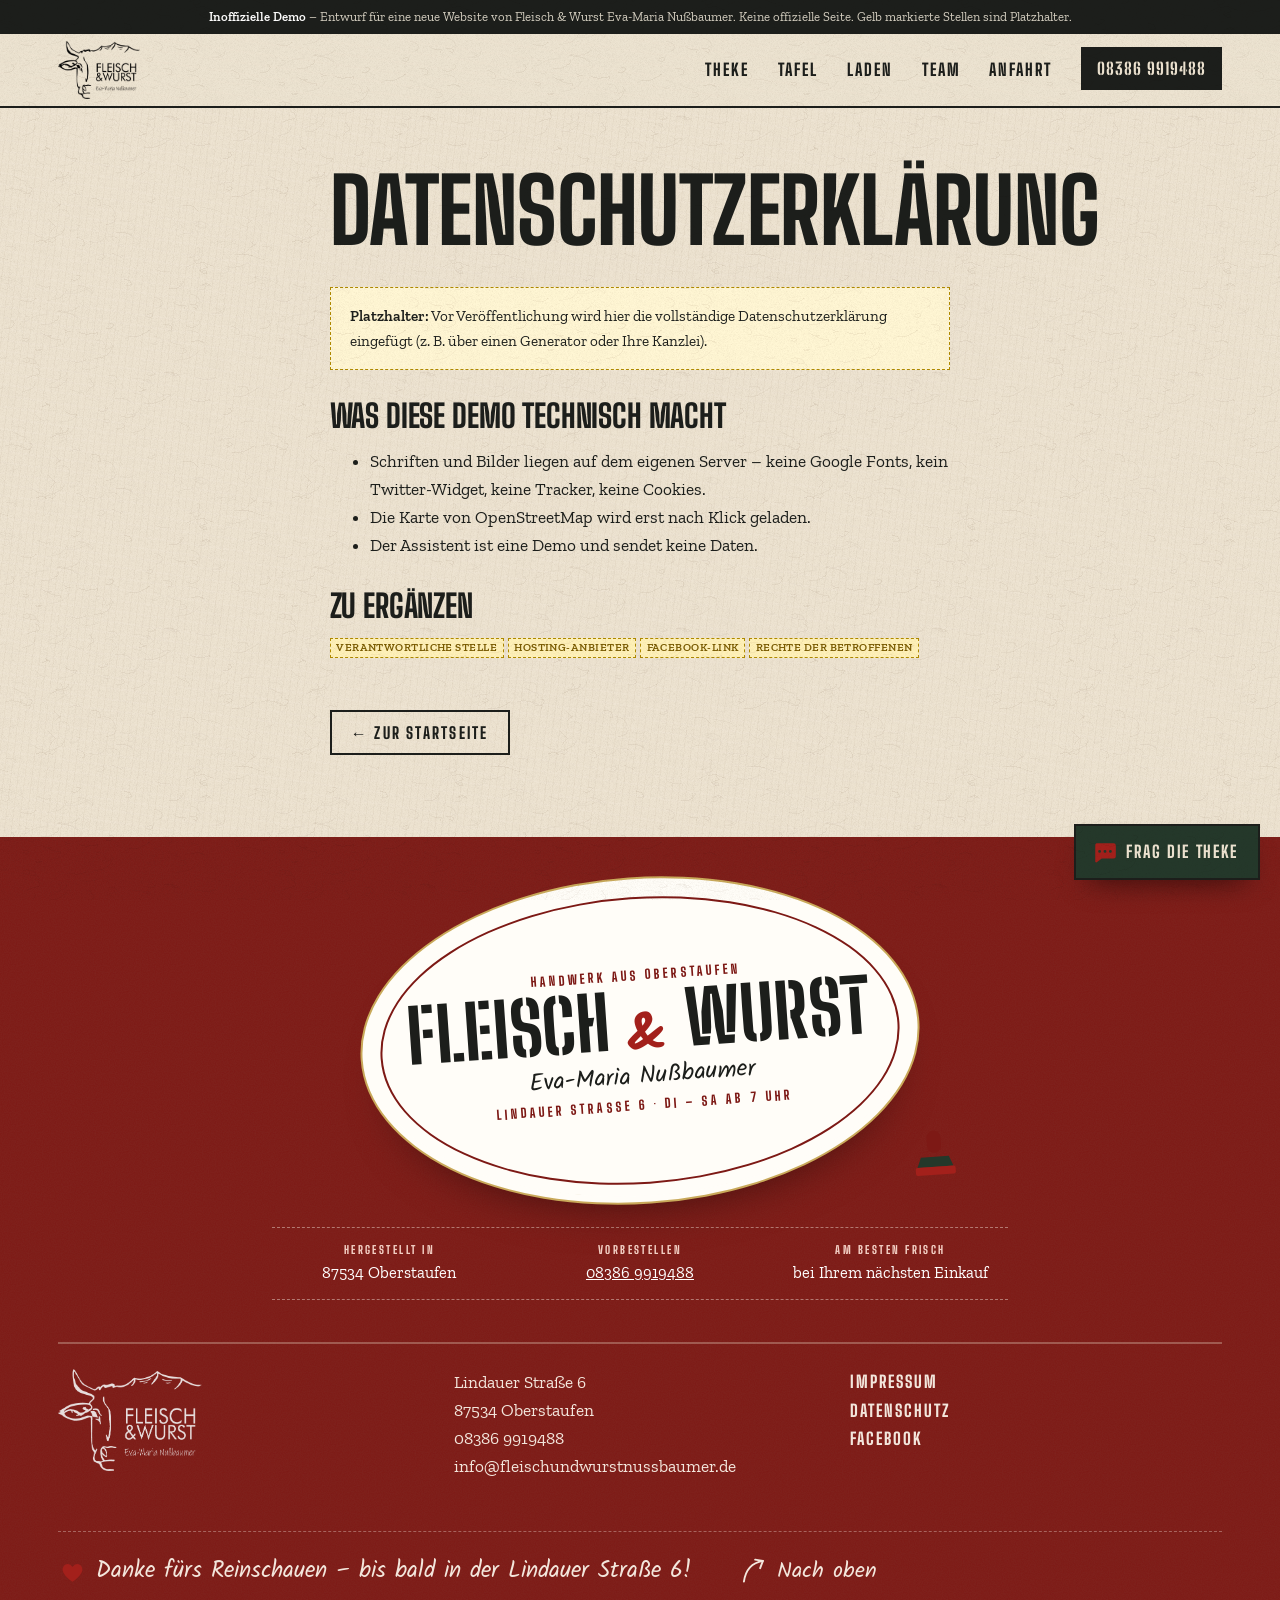
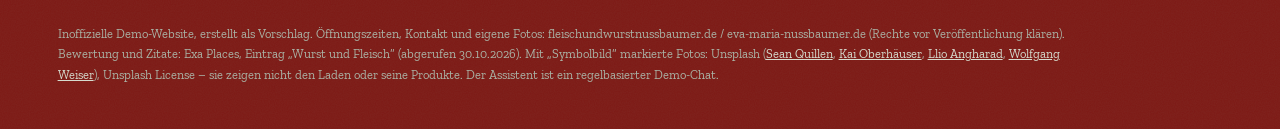
<file: datenschutz.html>
<!doctype html>
<html lang="de">
<head>
<meta charset="utf-8">
<meta name="viewport" content="width=device-width, initial-scale=1">
<title>Datenschutzerklärung – Fleisch &amp; Wurst Eva-Maria Nußbaumer (Demo)</title>
<meta name="description" content="Datenschutzerklärung der Demo-Website">
<meta name="robots" content="noindex, nofollow">
<meta name="theme-color" content="#24382a">
<link rel="icon" href="img/favicon.svg" type="image/svg+xml">
<link rel="preload" href="fonts/big-shoulders-display-latin-800-normal.woff2" as="font" type="font/woff2" crossorigin>
<link rel="stylesheet" href="css/fonts.css">
<link rel="stylesheet" href="css/style.css">
<link rel="stylesheet" href="chatbot/chatbot.css">
<link rel="stylesheet" href="css/premium.css">
<!--liebe--><link rel="stylesheet" href="css/liebe.css"><link rel="stylesheet" href="css/liebe-site.css"><!--/liebe-->

<script>document.documentElement.classList.add('js')</script>
<script>try{if(!matchMedia('(prefers-reduced-motion: reduce)').matches&&!sessionStorage.getItem('demo-intro'))document.documentElement.classList.add('intro-on')}catch(e){}</script>
</head>
<body id="top">
<svg width="0" height="0" style="position:absolute" aria-hidden="true" focusable="false">
<defs><filter id="ink"><feTurbulence type="fractalNoise" baseFrequency=".9" numOctaves="2" seed="4" result="n"/><feDisplacementMap in="SourceGraphic" in2="n" scale="2.8"/></filter>
<filter id="chalk"><feTurbulence type="fractalNoise" baseFrequency="1.6" numOctaves="2" seed="9" result="n"/><feColorMatrix in="n" type="matrix" values="0 0 0 0 0  0 0 0 0 0  0 0 0 0 0  0 0 0 -1.4 1.25" result="m"/><feComposite in="SourceGraphic" in2="m" operator="in"/></filter></defs>
<symbol id="i-star" viewBox="0 0 24 24"><path fill="currentColor" d="m12 2.6 2.8 5.8 6.4.9-4.6 4.5 1.1 6.3L12 17.1 6.3 20.1l1.1-6.3L2.8 9.3l6.4-.9z"/></symbol>
<symbol id="i-herz" viewBox="0 0 24 24"><path fill="currentColor" d="M12 20.5S3.5 15.3 3.5 9.2A4.6 4.6 0 0 1 12 6.6a4.6 4.6 0 0 1 8.5 2.6c0 6.1-8.5 11.3-8.5 11.3z"/></symbol>
</svg>
<div class="demo-banner" role="note"><strong>Inoffizielle Demo</strong> – Entwurf für eine neue Website von Fleisch &amp; Wurst Eva-Maria Nußbaumer. Keine offizielle Seite. Gelb markierte Stellen sind Platzhalter.</div>
<header class="site-header">
  <a class="brand" href="index.html#top" aria-label="Fleisch &amp; Wurst Eva-Maria Nußbaumer – Startseite"><img src="img/logo.png" alt="" width="427" height="300"><span class="sr-only">Fleisch &amp; Wurst Eva-Maria Nußbaumer</span></a>
  <nav class="nav" aria-label="Hauptnavigation">
    <button class="nav-toggle" aria-expanded="false" aria-controls="nav-list"><span class="sr-only">Menü</span><span></span><span></span><span></span></button>
    <ul id="nav-list">
      <li><a href="index.html#theke">Theke</a></li>
      <li><a href="index.html#tafel">Tafel</a></li>
      <li><a href="index.html#laden">Laden</a></li>
      <li><a href="index.html#team">Team</a></li>
      <li><a href="index.html#anfahrt">Anfahrt</a></li>
      <li class="nav-tel"><a href="tel:+4983869919488">08386 9919488</a></li>
    </ul>
  </nav>
</header>
<main class="legal"><div class="wrap narrow">
<h1>Datenschutzerklärung</h1>

<div class="ph-box"><strong>Platzhalter:</strong> Vor Veröffentlichung wird hier die vollständige Datenschutzerklärung eingefügt (z. B. über einen Generator oder Ihre Kanzlei).</div>
<h2>Was diese Demo technisch macht</h2>
<ul>
<li>Schriften und Bilder liegen auf dem eigenen Server – keine Google Fonts, kein Twitter-Widget, keine Tracker, keine Cookies.</li>
<li>Die Karte von OpenStreetMap wird erst nach Klick geladen.</li>
<li>Der Assistent ist eine Demo und sendet keine Daten.</li>
</ul>
<h2>Zu ergänzen</h2>
<p><span class="ph">Verantwortliche Stelle</span> <span class="ph">Hosting-Anbieter</span> <span class="ph">Facebook-Link</span> <span class="ph">Rechte der Betroffenen</span></p>

<p><a class="btn btn-outline" href="index.html">← Zur Startseite</a></p>
</div></main>
<footer class="footer etikett-foot">
  <div class="wrap">
    <div class="etikett" role="img" aria-label="Etikett: Fleisch und Wurst Eva-Maria Nußbaumer, Handwerk aus Oberstaufen, Lindauer Straße 6, Dienstag bis Samstag ab 7 Uhr">
      <span class="et-oben">Handwerk aus Oberstaufen</span>
      <span class="et-name">Fleisch <i>&amp;</i> Wurst</span>
      <span class="et-wer">Eva-Maria Nußbaumer</span>
      <span class="et-unten">Lindauer Straße 6 · Di – Sa ab 7 Uhr</span>
    </div>
    <dl class="et-daten">
      <div><dt>Hergestellt in</dt><dd>87534 Oberstaufen</dd></div>
      <div><dt>Vorbestellen</dt><dd><a href="tel:+4983869919488">08386 9919488</a></dd></div>
      <div><dt>Am besten frisch</dt><dd>bei Ihrem nächsten Einkauf</dd></div>
    </dl>
    <p class="foot-mark" aria-hidden="true">Fleisch&nbsp;&amp;&nbsp;Wurst</p>
    <div class="foot-cols">
      <p><img class="foot-logo" src="img/logo.png" alt="Logo Fleisch &amp; Wurst Eva-Maria Nußbaumer" width="427" height="300" loading="lazy"></p>
      <p>Lindauer Straße 6<br>87534 Oberstaufen<br><a href="tel:+4983869919488">08386 9919488</a><br><a href="mailto:info@fleischundwurstnussbaumer.de">info@fleischundwurstnussbaumer.de</a></p>
      <nav aria-label="Rechtliches"><a href="impressum.html">Impressum</a><a href="datenschutz.html">Datenschutz</a><a href="https://www.facebook.com/110121218015902" target="_blank" rel="noopener">Facebook</a></nav>
    </div>
    <p class="small">Inoffizielle Demo-Website, erstellt als Vorschlag. Öffnungszeiten, Kontakt und eigene Fotos: fleischundwurstnussbaumer.de / eva-maria-nussbaumer.de (Rechte vor Veröffentlichung klären). Bewertung und Zitate: Exa Places, Eintrag „Wurst und Fleisch“ (abgerufen 30.10.2026). Mit „Symbolbild“ markierte Fotos: Unsplash (<a href="https://unsplash.com/photos/eine-reihe-wurstchen-auf-einem-gestell-YQ8D05-B84A?utm_source=demo&amp;utm_medium=referral" target="_blank" rel="noopener">Sean Quillen</a>, <a href="https://unsplash.com/photos/graustufenfoto-eines-grauen-hackbeils-mit-schwarzem-griff-HJEMSfYKJqE?utm_source=demo&amp;utm_medium=referral" target="_blank" rel="noopener">Kai Oberhäuser</a>, <a href="https://unsplash.com/photos/ein-stuck-fleisch-sitzt-auf-einem-stuck-papier-jkVToIbJsWA?utm_source=demo&amp;utm_medium=referral" target="_blank" rel="noopener">Llio Angharad</a>, <a href="https://unsplash.com/photos/kuh-weidet-auf-gruner-bergweide-rNWeY-MXoZI?utm_source=demo&amp;utm_medium=referral" target="_blank" rel="noopener">Wolfgang Weiser</a>), Unsplash License – sie zeigen nicht den Laden oder seine Produkte. Der Assistent ist ein regelbasierter Demo-Chat.</p>
  </div>
</footer>
<script src="js/base.js" defer></script>
<script src="chatbot/chatbot.js" data-kb="chatbot/kb.json" defer></script>
<!--liebe--><script type="application/json" id="liebe-cfg">{"underline": [{"sel": ".theke-text h2, .tafel-text h2, .laden-head h2, .film-head h2, .team h2, .stimmen h2, .an-text h2", "style": "brush"}], "notes": [{"at": ".theke-text", "text": "in Bewertungen gelobt: Maultaschen & Leberkäse!", "arrow": "dl", "rot": -3, "m": "inline", "css": {"right": "-2rem", "top": "-2.8rem"}}, {"at": ".laden-head", "text": "mit roten Geranien vor der Tür", "arrow": "dl", "rot": -4, "css": {"right": "2%", "top": "1rem"}}, {"at": ".an-text .ptags", "text": "Di – Sa ab 7 Uhr für Sie da", "arrow": "dl", "rot": -3, "m": "inline", "css": {"right": "0", "top": "-3rem"}}], "lift": ".ptag:not(.off)", "squish": ".tag-cta, .btn, .mobile-bar a", "burst": {"sel": ".tag-cta, a[href^='tel:'], .mobile-bar a", "shape": "heart", "colors": ["#a3201b", "#d9573f", "#24382a"], "n": 7}, "egg": {"at": ".etikett-foot .etikett", "type": "stamp", "autoclose": 6000, "label": "Danke-Stempel aufdrücken", "hint": "Stempel?", "svg": "<svg width='48' height='56' viewBox='0 0 48 56' aria-hidden='true'><rect x='17' y='2' width='14' height='22' rx='7' fill='#7d1915'/><path d='M10 28h28l4 10H6z' fill='#24382a'/><rect x='4' y='38' width='40' height='8' rx='2' fill='#a3201b'/><\/svg>", "msg": "<span class='lv-danke' aria-hidden='true'>Danke!<\/span>Für Ihren Besuch – bis bald an der Theke!", "css": {"bottom": "-.6rem", "right": "-2.4rem"}}, "foot": {"at": ".etikett-foot .wrap", "after": ".foot-cols", "text": "Danke fürs Reinschauen – bis bald in der Lindauer Straße 6!", "top": "Nach oben", "shape": "heart"}, "texture": "kraft"}</script><script src="js/liebe.js" defer></script><!--/liebe-->
</body>
</html>
</file>
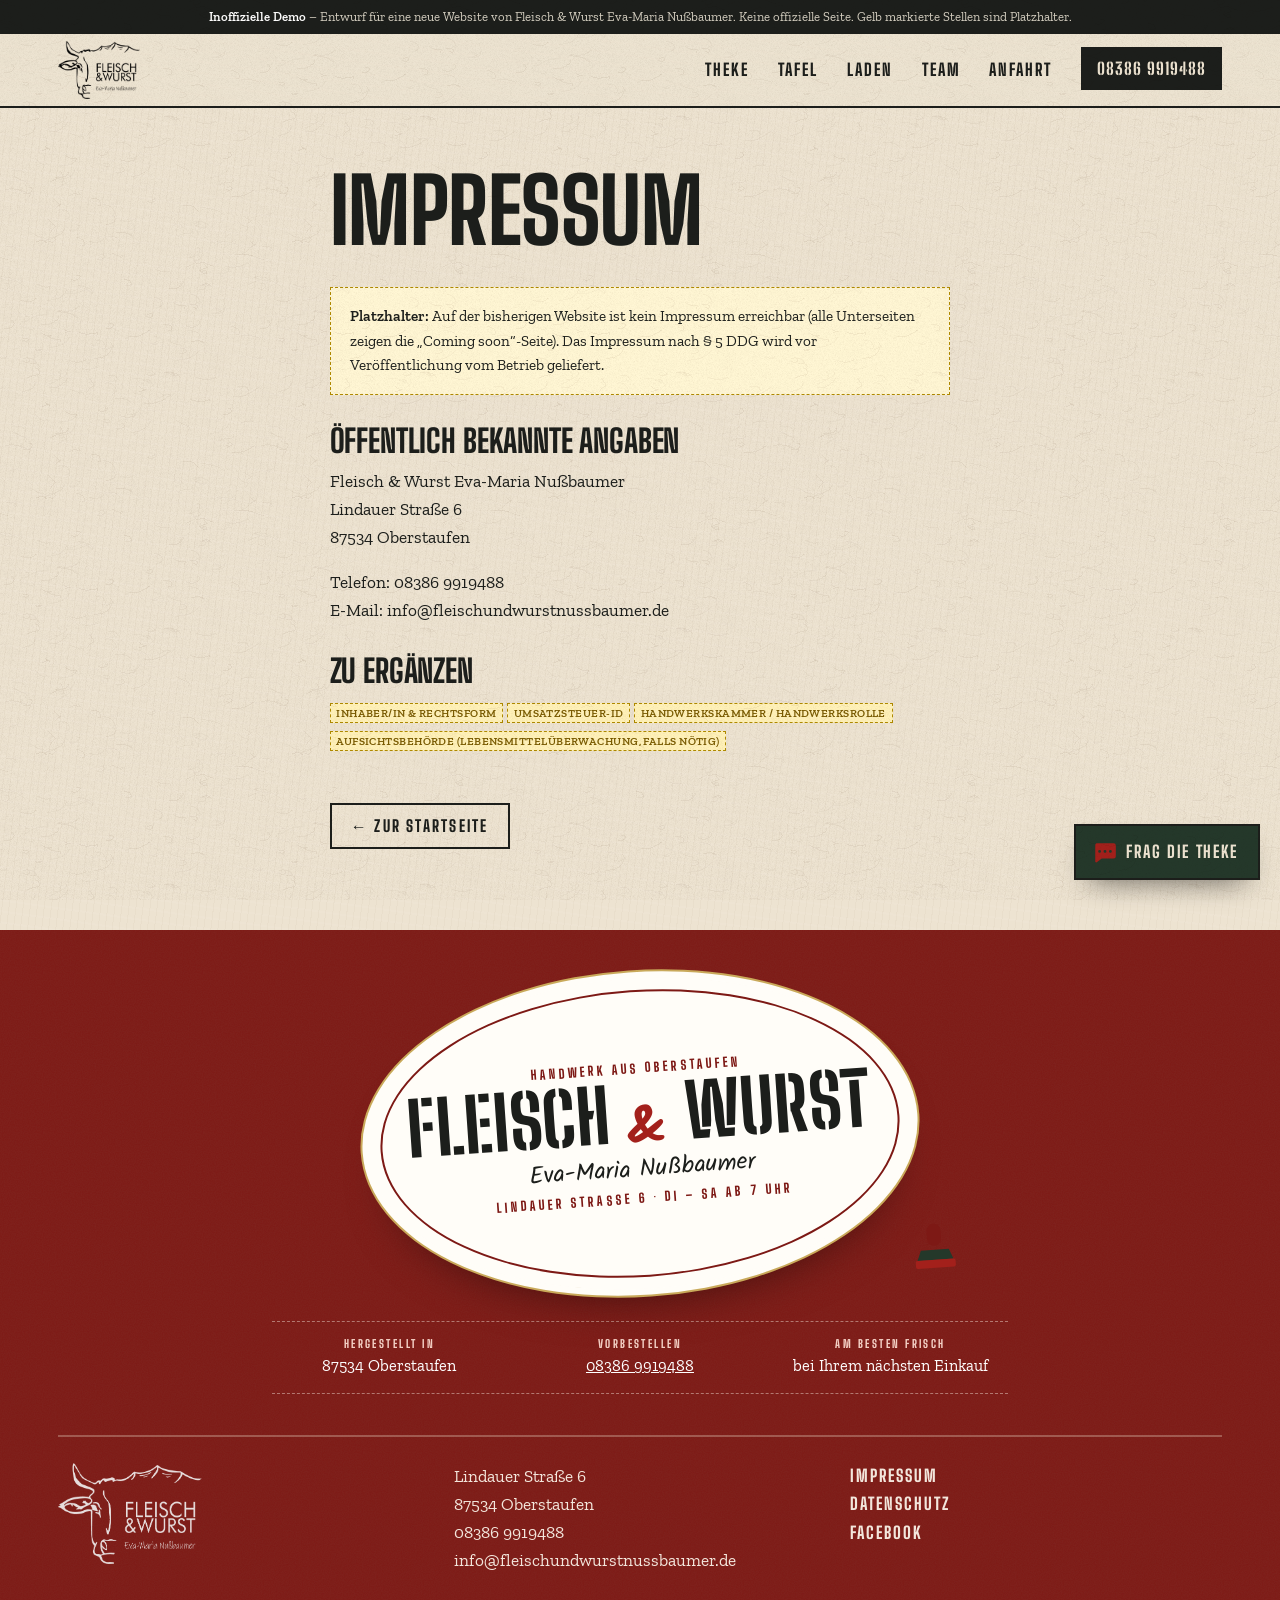
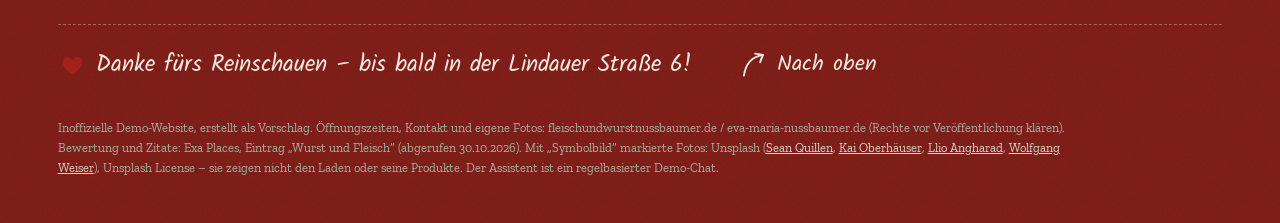
<file: impressum.html>
<!doctype html>
<html lang="de">
<head>
<meta charset="utf-8">
<meta name="viewport" content="width=device-width, initial-scale=1">
<title>Impressum – Fleisch &amp; Wurst Eva-Maria Nußbaumer (Demo)</title>
<meta name="description" content="Impressum der Demo-Website">
<meta name="robots" content="noindex, nofollow">
<meta name="theme-color" content="#24382a">
<link rel="icon" href="img/favicon.svg" type="image/svg+xml">
<link rel="preload" href="fonts/big-shoulders-display-latin-800-normal.woff2" as="font" type="font/woff2" crossorigin>
<link rel="stylesheet" href="css/fonts.css">
<link rel="stylesheet" href="css/style.css">
<link rel="stylesheet" href="chatbot/chatbot.css">
<link rel="stylesheet" href="css/premium.css">
<!--liebe--><link rel="stylesheet" href="css/liebe.css"><link rel="stylesheet" href="css/liebe-site.css"><!--/liebe-->

<script>document.documentElement.classList.add('js')</script>
<script>try{if(!matchMedia('(prefers-reduced-motion: reduce)').matches&&!sessionStorage.getItem('demo-intro'))document.documentElement.classList.add('intro-on')}catch(e){}</script>
</head>
<body id="top">
<svg width="0" height="0" style="position:absolute" aria-hidden="true" focusable="false">
<defs><filter id="ink"><feTurbulence type="fractalNoise" baseFrequency=".9" numOctaves="2" seed="4" result="n"/><feDisplacementMap in="SourceGraphic" in2="n" scale="2.8"/></filter>
<filter id="chalk"><feTurbulence type="fractalNoise" baseFrequency="1.6" numOctaves="2" seed="9" result="n"/><feColorMatrix in="n" type="matrix" values="0 0 0 0 0  0 0 0 0 0  0 0 0 0 0  0 0 0 -1.4 1.25" result="m"/><feComposite in="SourceGraphic" in2="m" operator="in"/></filter></defs>
<symbol id="i-star" viewBox="0 0 24 24"><path fill="currentColor" d="m12 2.6 2.8 5.8 6.4.9-4.6 4.5 1.1 6.3L12 17.1 6.3 20.1l1.1-6.3L2.8 9.3l6.4-.9z"/></symbol>
<symbol id="i-herz" viewBox="0 0 24 24"><path fill="currentColor" d="M12 20.5S3.5 15.3 3.5 9.2A4.6 4.6 0 0 1 12 6.6a4.6 4.6 0 0 1 8.5 2.6c0 6.1-8.5 11.3-8.5 11.3z"/></symbol>
</svg>
<div class="demo-banner" role="note"><strong>Inoffizielle Demo</strong> – Entwurf für eine neue Website von Fleisch &amp; Wurst Eva-Maria Nußbaumer. Keine offizielle Seite. Gelb markierte Stellen sind Platzhalter.</div>
<header class="site-header">
  <a class="brand" href="index.html#top" aria-label="Fleisch &amp; Wurst Eva-Maria Nußbaumer – Startseite"><img src="img/logo.png" alt="" width="427" height="300"><span class="sr-only">Fleisch &amp; Wurst Eva-Maria Nußbaumer</span></a>
  <nav class="nav" aria-label="Hauptnavigation">
    <button class="nav-toggle" aria-expanded="false" aria-controls="nav-list"><span class="sr-only">Menü</span><span></span><span></span><span></span></button>
    <ul id="nav-list">
      <li><a href="index.html#theke">Theke</a></li>
      <li><a href="index.html#tafel">Tafel</a></li>
      <li><a href="index.html#laden">Laden</a></li>
      <li><a href="index.html#team">Team</a></li>
      <li><a href="index.html#anfahrt">Anfahrt</a></li>
      <li class="nav-tel"><a href="tel:+4983869919488">08386 9919488</a></li>
    </ul>
  </nav>
</header>
<main class="legal"><div class="wrap narrow">
<h1>Impressum</h1>

<div class="ph-box"><strong>Platzhalter:</strong> Auf der bisherigen Website ist kein Impressum erreichbar (alle Unterseiten zeigen die „Coming soon“-Seite). Das Impressum nach § 5 DDG wird vor Veröffentlichung vom Betrieb geliefert.</div>
<h2>Öffentlich bekannte Angaben</h2>
<p>Fleisch &amp; Wurst Eva-Maria Nußbaumer<br>Lindauer Straße 6<br>87534 Oberstaufen</p>
<p>Telefon: 08386 9919488<br>E-Mail: info@fleischundwurstnussbaumer.de</p>
<h2>Zu ergänzen</h2>
<p><span class="ph">Inhaber/in &amp; Rechtsform</span> <span class="ph">Umsatzsteuer-ID</span> <span class="ph">Handwerkskammer / Handwerksrolle</span> <span class="ph">Aufsichtsbehörde (Lebensmittelüberwachung, falls nötig)</span></p>

<p><a class="btn btn-outline" href="index.html">← Zur Startseite</a></p>
</div></main>
<footer class="footer etikett-foot">
  <div class="wrap">
    <div class="etikett" role="img" aria-label="Etikett: Fleisch und Wurst Eva-Maria Nußbaumer, Handwerk aus Oberstaufen, Lindauer Straße 6, Dienstag bis Samstag ab 7 Uhr">
      <span class="et-oben">Handwerk aus Oberstaufen</span>
      <span class="et-name">Fleisch <i>&amp;</i> Wurst</span>
      <span class="et-wer">Eva-Maria Nußbaumer</span>
      <span class="et-unten">Lindauer Straße 6 · Di – Sa ab 7 Uhr</span>
    </div>
    <dl class="et-daten">
      <div><dt>Hergestellt in</dt><dd>87534 Oberstaufen</dd></div>
      <div><dt>Vorbestellen</dt><dd><a href="tel:+4983869919488">08386 9919488</a></dd></div>
      <div><dt>Am besten frisch</dt><dd>bei Ihrem nächsten Einkauf</dd></div>
    </dl>
    <p class="foot-mark" aria-hidden="true">Fleisch&nbsp;&amp;&nbsp;Wurst</p>
    <div class="foot-cols">
      <p><img class="foot-logo" src="img/logo.png" alt="Logo Fleisch &amp; Wurst Eva-Maria Nußbaumer" width="427" height="300" loading="lazy"></p>
      <p>Lindauer Straße 6<br>87534 Oberstaufen<br><a href="tel:+4983869919488">08386 9919488</a><br><a href="mailto:info@fleischundwurstnussbaumer.de">info@fleischundwurstnussbaumer.de</a></p>
      <nav aria-label="Rechtliches"><a href="impressum.html">Impressum</a><a href="datenschutz.html">Datenschutz</a><a href="https://www.facebook.com/110121218015902" target="_blank" rel="noopener">Facebook</a></nav>
    </div>
    <p class="small">Inoffizielle Demo-Website, erstellt als Vorschlag. Öffnungszeiten, Kontakt und eigene Fotos: fleischundwurstnussbaumer.de / eva-maria-nussbaumer.de (Rechte vor Veröffentlichung klären). Bewertung und Zitate: Exa Places, Eintrag „Wurst und Fleisch“ (abgerufen 30.10.2026). Mit „Symbolbild“ markierte Fotos: Unsplash (<a href="https://unsplash.com/photos/eine-reihe-wurstchen-auf-einem-gestell-YQ8D05-B84A?utm_source=demo&amp;utm_medium=referral" target="_blank" rel="noopener">Sean Quillen</a>, <a href="https://unsplash.com/photos/graustufenfoto-eines-grauen-hackbeils-mit-schwarzem-griff-HJEMSfYKJqE?utm_source=demo&amp;utm_medium=referral" target="_blank" rel="noopener">Kai Oberhäuser</a>, <a href="https://unsplash.com/photos/ein-stuck-fleisch-sitzt-auf-einem-stuck-papier-jkVToIbJsWA?utm_source=demo&amp;utm_medium=referral" target="_blank" rel="noopener">Llio Angharad</a>, <a href="https://unsplash.com/photos/kuh-weidet-auf-gruner-bergweide-rNWeY-MXoZI?utm_source=demo&amp;utm_medium=referral" target="_blank" rel="noopener">Wolfgang Weiser</a>), Unsplash License – sie zeigen nicht den Laden oder seine Produkte. Der Assistent ist ein regelbasierter Demo-Chat.</p>
  </div>
</footer>
<script src="js/base.js" defer></script>
<script src="chatbot/chatbot.js" data-kb="chatbot/kb.json" defer></script>
<!--liebe--><script type="application/json" id="liebe-cfg">{"underline": [{"sel": ".theke-text h2, .tafel-text h2, .laden-head h2, .film-head h2, .team h2, .stimmen h2, .an-text h2", "style": "brush"}], "notes": [{"at": ".theke-text", "text": "in Bewertungen gelobt: Maultaschen & Leberkäse!", "arrow": "dl", "rot": -3, "m": "inline", "css": {"right": "-2rem", "top": "-2.8rem"}}, {"at": ".laden-head", "text": "mit roten Geranien vor der Tür", "arrow": "dl", "rot": -4, "css": {"right": "2%", "top": "1rem"}}, {"at": ".an-text .ptags", "text": "Di – Sa ab 7 Uhr für Sie da", "arrow": "dl", "rot": -3, "m": "inline", "css": {"right": "0", "top": "-3rem"}}], "lift": ".ptag:not(.off)", "squish": ".tag-cta, .btn, .mobile-bar a", "burst": {"sel": ".tag-cta, a[href^='tel:'], .mobile-bar a", "shape": "heart", "colors": ["#a3201b", "#d9573f", "#24382a"], "n": 7}, "egg": {"at": ".etikett-foot .etikett", "type": "stamp", "autoclose": 6000, "label": "Danke-Stempel aufdrücken", "hint": "Stempel?", "svg": "<svg width='48' height='56' viewBox='0 0 48 56' aria-hidden='true'><rect x='17' y='2' width='14' height='22' rx='7' fill='#7d1915'/><path d='M10 28h28l4 10H6z' fill='#24382a'/><rect x='4' y='38' width='40' height='8' rx='2' fill='#a3201b'/><\/svg>", "msg": "<span class='lv-danke' aria-hidden='true'>Danke!<\/span>Für Ihren Besuch – bis bald an der Theke!", "css": {"bottom": "-.6rem", "right": "-2.4rem"}}, "foot": {"at": ".etikett-foot .wrap", "after": ".foot-cols", "text": "Danke fürs Reinschauen – bis bald in der Lindauer Straße 6!", "top": "Nach oben", "shape": "heart"}, "texture": "kraft"}</script><script src="js/liebe.js" defer></script><!--/liebe-->
</body>
</html>
</file>
<file: css/bundle.css>
/* css/fonts.css */
@font-face{font-family:'Shoulders';src:url(../fonts/big-shoulders-display-latin-600-normal.woff2) format('woff2');font-weight:600;font-style:normal;font-display:swap}
@font-face{font-family:'Shoulders';src:url(../fonts/big-shoulders-display-latin-800-normal.woff2) format('woff2');font-weight:800;font-style:normal;font-display:swap}
@font-face{font-family:'Stencil';src:url(../fonts/big-shoulders-stencil-display-latin-800-normal.woff2) format('woff2');font-weight:800;font-style:normal;font-display:swap}
@font-face{font-family:'Zilla';src:url(../fonts/zilla-slab-latin-400-normal.woff2) format('woff2');font-weight:400;font-style:normal;font-display:swap}
@font-face{font-family:'Zilla';src:url(../fonts/zilla-slab-latin-400-italic.woff2) format('woff2');font-weight:400;font-style:italic;font-display:swap}
@font-face{font-family:'Zilla';src:url(../fonts/zilla-slab-latin-600-normal.woff2) format('woff2');font-weight:600;font-style:normal;font-display:swap}
@font-face{font-family:'Kalam';src:url(../fonts/kalam-latin-400-normal.woff2) format('woff2');font-weight:400;font-style:normal;font-display:swap}
@font-face{font-family:'Kalam';src:url(../fonts/kalam-latin-700-normal.woff2) format('woff2');font-weight:700;font-style:normal;font-display:swap}

/* css/style.css */
/* Fleisch & Wurst Eva-Maria Nußbaumer – „Metzgerpapier & Kreidetafel“ (Demo, Runde 3) */
:root{--paper:#ede3d1;--paper-2:#e0d0b4;--bon:#fbf8f1;--ink:#1c1e1b;--ink-2:#4f4c44;--green:#24382a;--green-2:#3f5f43;--red:#a3201b;--chalk:#2b2f2c;--chalk-t:#ecebe2;
  --disp:'Shoulders',Impact,'Arial Narrow',sans-serif;--sten:'Stencil','Shoulders',Impact,sans-serif;--body:'Zilla',Georgia,serif;--hand:'Kalam','Comic Sans MS',cursive;
  --ease:cubic-bezier(.2,.7,.1,1);--pad:clamp(1.1rem,4.5vw,4rem);--rule:rgba(28,30,27,.2);
  --grain:url("data:image/svg+xml,%3Csvg xmlns='http://www.w3.org/2000/svg' width='160' height='160'%3E%3Cfilter id='n'%3E%3CfeTurbulence type='fractalNoise' baseFrequency='.85' numOctaves='2' stitchTiles='stitch'/%3E%3CfeColorMatrix values='0 0 0 0 .3 0 0 0 0 .25 0 0 0 0 .18 0 0 0 .09 0'/%3E%3C/filter%3E%3Crect width='100%25' height='100%25' filter='url(%23n)'/%3E%3C/svg%3E");
  --fibers:repeating-linear-gradient(97deg,rgba(120,90,50,.035) 0 1px,transparent 1px 7px),repeating-linear-gradient(8deg,rgba(255,255,255,.05) 0 2px,transparent 2px 11px)}
*,*::before,*::after{box-sizing:border-box}
html{overflow-x:clip;-webkit-text-size-adjust:100%;scroll-behavior:smooth;scroll-padding-top:5.5rem}
body{overflow-x:clip;margin:0;background:var(--fibers),var(--paper);color:var(--ink);font:400 1.08rem/1.62 var(--body)}
body::after{content:"";position:fixed;inset:0;background:var(--grain);opacity:.7;pointer-events:none;z-index:90;mix-blend-mode:multiply}
img{max-width:100%;height:auto;display:block}
a{color:inherit}
h1,h2,h3{font-family:var(--disp);font-weight:800;text-transform:uppercase;line-height:.88;margin:0 0 .4em;letter-spacing:-.005em}
h2{font-size:clamp(2.8rem,7vw,6.4rem)}
h2 em{font-style:normal;color:var(--red)}
p{margin:0 0 1em}
.wrap{max-width:1360px;margin:0 auto;padding:0 var(--pad)}
.sr-only{position:absolute;width:1px;height:1px;overflow:hidden;clip:rect(0 0 0 0);white-space:nowrap}
.ph{display:inline-block;max-width:100%;font:600 .7rem/1.3 var(--body);letter-spacing:.04em;text-transform:uppercase;color:#7a5b00;background:#fff1b8;border:1px dashed #b08a00;padding:.15em .5em;vertical-align:middle;filter:none}
.kicker{font:600 .95rem/1 var(--disp);letter-spacing:.24em;text-transform:uppercase;color:var(--red);margin-bottom:1.2rem}
.kicker span{color:var(--ink-2)}
.note,.small{font-size:.88rem;color:var(--ink-2)}
figure{margin:0}
figcaption{font:600 .78rem/1.3 var(--disp);letter-spacing:.16em;text-transform:uppercase;color:var(--ink-2);margin-top:.55rem}
.sym{font:600 .7rem/1 var(--disp);letter-spacing:.18em;text-transform:uppercase;opacity:.8}

/* Bildstimmung: kontrastreich, leicht entsättigt, warm */
main img{filter:contrast(1.07) saturate(.86) sepia(.06)}
main img.stock{filter:contrast(1.05) saturate(.68) sepia(.14) brightness(.98)}
.cb-root img,.lightbox img,.brand img,.foot-logo{filter:none}

/* Kopf */
.demo-banner{background:var(--ink);color:#d8d2c4;font:400 .8rem/1.4 var(--body);text-align:center;padding:.5rem 1rem;position:relative;z-index:41}
.demo-banner strong{color:#fff}
.site-header{position:sticky;top:0;z-index:40;display:flex;align-items:center;justify-content:space-between;gap:2rem;padding:.45rem var(--pad);background:rgba(237,227,209,.95);border-bottom:2px solid var(--ink)}
.brand img{height:58px;width:auto}
#nav-list{list-style:none;margin:0;padding:0;display:flex;align-items:center;gap:1.8rem}
#nav-list a{text-decoration:none;font:800 1.05rem/1 var(--disp);letter-spacing:.12em;text-transform:uppercase;padding:.35rem 0;position:relative}
#nav-list a::after{content:"";position:absolute;left:-.2rem;right:-.2rem;top:52%;height:.5rem;background:var(--red);opacity:.85;transform:scaleX(0) rotate(-2deg);transform-origin:left;transition:transform .35s var(--ease);z-index:-1}
#nav-list a:hover::after{transform:scaleX(1) rotate(-2deg)}
.nav-tel a{font-family:var(--sten)!important;background:var(--ink);color:var(--paper);padding:.7rem 1rem!important;letter-spacing:.06em!important}
.nav-tel a::after{display:none}
.nav-toggle{display:none}

/* Hero */
.hero{position:relative;padding:clamp(1.5rem,4vw,3.5rem) var(--pad) clamp(3.5rem,7vw,6rem)}
.hero-grid{max-width:1360px;margin:0 auto;display:grid;grid-template-columns:repeat(12,1fr);gap:0 1.4rem;position:relative}
.hero-text{grid-column:1/7;grid-row:1;position:relative;z-index:3;padding-top:clamp(1rem,4vw,3.5rem)}
.hero h1{font-size:clamp(5rem,15vw,15.5rem);line-height:.8;letter-spacing:-.02em;margin:0 0 1.2rem}
.hero h1 .h-1,.hero h1 .h-2{display:block}
.hero h1 .h-2{padding-left:.55em}
.hero h1 .h-amp{position:absolute;font:700 clamp(3rem,7vw,7rem)/1 var(--hand);color:var(--red);text-transform:none;margin:-.05em 0 0 -.05em;transform:rotate(-8deg)}
.hand{font:400 clamp(1.6rem,2.6vw,2.4rem)/1.2 var(--hand);color:var(--green-2);transform:rotate(-2deg);transform-origin:left;margin:0 0 1.6rem}
.herz{width:.8em;height:.8em;color:var(--red);vertical-align:-.05em;animation:beat 1.6s ease-in-out infinite}
@keyframes beat{0%,60%,100%{transform:scale(1)}20%{transform:scale(1.18)}40%{transform:scale(.96)}}
.lead{font-size:1.2rem;max-width:30rem}
.hero-cta{display:flex;flex-wrap:wrap;align-items:center;gap:1.2rem 2.2rem;margin:2rem 0 1.2rem}
.tag-cta{position:relative;display:inline-flex;flex-direction:column;text-decoration:none;background:var(--red);color:#fbefe6;font:800 1.9rem/1 var(--sten);letter-spacing:.03em;padding:.8rem 1.4rem .85rem 2.4rem;clip-path:polygon(1.1rem 0,100% 0,100% 100%,1.1rem 100%,0 50%);transition:background .3s}
.tag-cta::before{content:"";position:absolute;left:.85rem;top:50%;width:.55rem;height:.55rem;margin-top:-.28rem;border-radius:50%;background:var(--paper)}
.tag-cta small{font:600 .78rem/1 var(--disp);letter-spacing:.24em;text-transform:uppercase;margin-bottom:.35rem;opacity:.85}
.tag-cta:hover{background:#861915}
.arrow-link{font:800 1.15rem/1 var(--disp);letter-spacing:.1em;text-transform:uppercase;text-decoration:none;border-bottom:3px solid var(--ink);padding-bottom:.25rem}
.arrow-link span{display:inline-block;transition:transform .3s var(--ease)}
.arrow-link:hover span{transform:translate(4px,2px)}
.arrow-link.light{color:var(--paper);border-color:var(--red)}
.hero-open{font:600 1rem/1 var(--disp);letter-spacing:.16em;text-transform:uppercase;color:var(--green-2)}
.hero-open.closed,.open-now.closed{color:var(--red)}
.hero-photo{grid-column:7/13;grid-row:1;margin-top:1.2rem;position:relative;overflow:hidden;--clip-bg:var(--paper)}
.hero-photo img{width:100%;aspect-ratio:4/4.6;object-fit:cover;transform:translateY(calc(var(--py,0) * 1px)) scale(1.08)}
.hero-photo figcaption{position:absolute;right:0;bottom:0;margin:0;background:var(--paper);padding:.6rem 0 0 .9rem;z-index:2}
.hero-polaroid{grid-column:5/8;grid-row:1;align-self:end;margin-bottom:-2.5rem;z-index:4;background:var(--bon);padding:.7rem .7rem 0;box-shadow:0 16px 30px -18px rgba(0,0,0,.55);transform:rotate(-5deg);max-width:250px;justify-self:end;margin-right:-2rem}
.hero-polaroid figcaption{font:400 1.25rem/1 var(--hand);text-transform:none;letter-spacing:0;color:var(--ink);padding:.5rem 0 .7rem;margin:0;text-align:center}
.hero-polaroid::before,.cut::before,.hand-note::before{content:"";position:absolute;left:50%;top:-.8rem;width:5.5rem;height:1.6rem;margin-left:-2.75rem;background:rgba(226,214,186,.78);transform:rotate(-3deg);box-shadow:0 1px 2px rgba(0,0,0,.08);z-index:3}
.hero-polaroid{position:relative}
.hero-rating{grid-column:7/9;grid-row:1;align-self:start;justify-self:start;z-index:5;margin:-1rem 0 0 -2.6rem;width:8.6rem;height:8.6rem;border-radius:50%;background:var(--green);color:var(--paper);display:flex;flex-direction:column;align-items:center;justify-content:center;text-decoration:none;transform:rotate(-12deg);outline:2px dashed rgba(237,227,209,.55);outline-offset:-8px}
.hr-num{font:800 2.8rem/.9 var(--sten)}
.hr-st{display:flex;gap:2px;margin:.25rem 0}.st{width:13px;height:13px;color:#e3b15a}
.hr-t{font:600 .72rem/1 var(--disp);letter-spacing:.14em;text-transform:uppercase}

/* Hängeschild */
.sign{grid-column:11/13;grid-row:1;justify-self:end;align-self:start;z-index:6;margin:-2.4rem 1.5rem 0 0;transform-origin:50% 0;transform:rotate(var(--sw,0deg));display:flex;flex-direction:column;align-items:center;pointer-events:auto}
.sign-cord{width:4.6rem;height:2.8rem;border:2px solid var(--ink);border-bottom:0;border-radius:2.3rem 2.3rem 0 0;transform:translateY(1px);position:relative}
.sign-cord::before{content:"";position:absolute;left:50%;top:-.45rem;width:.7rem;height:.7rem;margin-left:-.35rem;border-radius:50%;background:var(--ink)}
.sign-board{display:flex;flex-direction:column;align-items:center;background:var(--green);color:var(--paper);padding:.7rem 1.3rem .65rem;border:3px solid var(--ink);min-width:9rem;box-shadow:0 12px 24px -14px rgba(0,0,0,.6)}
.sign-state{font:800 1.9rem/1 var(--sten);letter-spacing:.04em;text-transform:uppercase}
.sign-sub{font:400 1rem/1.1 var(--hand);margin-top:.2rem}
.sign.closed .sign-board{background:var(--red)}

/* Klebeband-Laufband */
.tape{background:var(--red);color:#fbefe6;transform:rotate(-1.6deg);margin:1rem -2rem 0;overflow:hidden;position:relative;z-index:5;box-shadow:0 8px 20px -12px rgba(0,0,0,.5)}
.tape-track{display:flex;width:max-content;animation:tape 38s linear infinite;animation-direction:var(--tdir,normal);padding:.75rem 0}
.tape span{font:800 1.5rem/1 var(--sten);letter-spacing:.06em;text-transform:uppercase;padding:0 1.4rem;white-space:nowrap}
.tape i{font-style:normal;opacity:.6;font-size:1rem;align-self:center}
.tape:hover .tape-track{animation-play-state:paused}
@keyframes tape{to{transform:translateX(-50%)}}

/* Theke */
.theke{padding:clamp(5rem,10vw,9rem) 0 clamp(4rem,8vw,7rem)}
.theke-grid{display:grid;grid-template-columns:repeat(12,1fr);gap:2rem 1.4rem;align-items:start}
.theke-text{grid-column:1/5;padding-top:1rem}
.theke-text p{max-width:26rem}
.theke-stock{margin-top:2.4rem;max-width:16rem;transform:rotate(2deg);--clip-bg:var(--paper)}
.theke-stock img{aspect-ratio:3/4;object-fit:cover}
.cuts{grid-column:6/13;display:grid;grid-template-columns:1fr 1fr;gap:3.5rem 2.2rem}
.cut{position:relative;background:var(--bon);padding:.7rem .7rem 1rem;box-shadow:0 18px 30px -22px rgba(0,0,0,.55);transform:rotate(var(--r,0deg));transition:transform .5s var(--ease)}
.cut:hover{transform:rotate(0) translateY(-4px)}
.cut img{width:100%;aspect-ratio:4/3;object-fit:cover}
.cut figcaption{display:flex;align-items:center;flex-wrap:wrap;gap:.5rem;margin-top:.8rem}
.cut .tag{font:700 1.35rem/1 var(--hand);text-transform:none;letter-spacing:0;color:var(--ink)}
.w-a{--r:-1.6deg}.w-a img{aspect-ratio:3/4}
.w-b{--r:1.4deg;margin-top:6rem}
.w-c{--r:1deg;margin-top:-3rem}
.w-d{--r:-1.2deg;margin-top:2rem}
.w-e{--r:-.8deg;grid-column:1/-1;width:86%;justify-self:end}.w-e img{aspect-ratio:16/8.5}
.w-f{--r:1.8deg;grid-column:1/2;margin-top:-2rem}
.cut a{display:block;cursor:zoom-in}

/* Tafel */
.tafel{background:var(--green) var(--grain);color:var(--paper);padding:clamp(5rem,10vw,8.5rem) 0}
.tafel-grid{display:grid;grid-template-columns:repeat(12,1fr);gap:2rem 1.4rem;align-items:center}
.board{grid-column:1/8;position:relative;background:#5b3f27;padding:16px;box-shadow:inset 0 0 0 2px #3e2a19,0 30px 50px -30px rgba(0,0,0,.8);transform:rotate(-1deg)}
.board-in{background:radial-gradient(ellipse at 30% 20%,rgba(255,255,255,.07),transparent 60%),radial-gradient(ellipse at 80% 90%,rgba(255,255,255,.05),transparent 50%),var(--chalk);padding:clamp(1.8rem,4vw,3.4rem) clamp(1.4rem,4vw,3.6rem);color:var(--chalk-t);font-family:var(--hand)}
.board-title{font:700 clamp(2.6rem,5vw,4.4rem)/1 var(--hand);margin:0 0 .2rem;transform:rotate(-2deg);transform-origin:left}
.board-date{font-size:1.1rem;opacity:.85}
.board-list{list-style:none;margin:2rem 0 1.4rem;padding:0;display:grid;gap:1.1rem}
.chalk-line{display:flex;align-items:baseline;gap:.8rem;font-size:1.45rem}
.dots{flex:1;border-bottom:2px dotted rgba(236,235,226,.45)}
.cp{font-weight:700}
.board-foot{font-size:.95rem;opacity:.7;margin:0}
.board-stamp{position:absolute;right:-2.2rem;top:-2.4rem;width:9.5rem;color:var(--red);z-index:3;--rot:14deg;transform:rotate(var(--rot))}
.board-stamp .stamp{width:100%;height:auto;mix-blend-mode:normal;background:rgba(237,227,209,.0)}
.tafel-text{grid-column:9/13}
.tafel-text h2 em{color:#e7a59a}
.tafel-text .note{color:#cfd6c9}
.tafel-photo{margin-top:2.6rem;overflow:hidden}
.tafel-photo img{width:100%;aspect-ratio:4/3;object-fit:cover;transform:translateY(calc(var(--py,0) * 1px)) scale(1.1)}
.tafel-photo figcaption{color:#cfd6c9}

/* Laden */
.laden{padding:clamp(5rem,10vw,9rem) 0 0}
.laden-head{display:grid;grid-template-columns:repeat(12,1fr);gap:0 1.4rem;margin-bottom:3rem}
.laden-head .kicker,.laden-head h2{grid-column:1/9}
.laden-head p:not(.kicker){grid-column:8/12;font-size:1.15rem}
.laden-head .note{margin-top:-.4rem}
.laden-grid{display:grid;grid-template-columns:repeat(12,1fr);gap:1.4rem}
.laden-grid figure{position:relative;--clip-bg:var(--paper)}
.laden-grid img{width:100%;object-fit:cover}
.l1{grid-column:1/8;grid-row:1/3}.l1 img{aspect-ratio:4/3.3}
.l2{grid-column:8/13;grid-row:1;margin-top:4rem}.l2 img{aspect-ratio:3/2.2}
.l3{grid-column:9/13;grid-row:2;align-self:end}.l3 img{aspect-ratio:4/3}
.laden-grid a{display:block;cursor:zoom-in}
.laden-band{margin-top:clamp(3rem,6vw,5rem);overflow:hidden;position:relative;--clip-bg:var(--paper)}
.laden-band img{width:100%;height:clamp(16rem,38vw,34rem);object-fit:cover;transform:translateY(calc(var(--py,0) * 1px)) scale(1.12)}
.laden-band figcaption{position:absolute;left:var(--pad);bottom:1rem;margin:0;color:#fff;text-shadow:0 1px 6px rgba(0,0,0,.6);z-index:2}

/* Filmstreifen */
.film{background:var(--ink);color:var(--paper);position:relative}
.film-sticky{padding:clamp(4rem,8vw,6.5rem) 0 clamp(3rem,6vw,4.5rem);overflow:hidden}
.film-head{display:grid;grid-template-columns:repeat(12,1fr);gap:0 1.4rem;align-items:end;margin-bottom:2.4rem}
.film-head .kicker,.film-head h2{grid-column:1/8}
.film-head h2{margin:0}
.film-head p:not(.kicker){grid-column:8/13;color:#cfc8b8;margin:0}
.film-head h2 em{color:#e7a59a}
.film-track{display:flex;gap:1.1rem;padding:1.9rem var(--pad) 2.4rem;width:max-content;align-items:flex-start;background:#121311;position:relative;will-change:transform;
  --holes:radial-gradient(circle at 50% 50%,var(--ink) 0 .34rem,transparent .38rem) 0 0/1.6rem .9rem repeat-x}
.film-track::before,.film-track::after{content:"";position:absolute;left:0;right:0;height:.9rem;background:var(--holes)}
.film-track::before{top:.5rem}.film-track::after{bottom:.5rem}
.frame{width:clamp(16rem,32vw,30rem);flex:none}
.frame img{width:100%;aspect-ratio:3/2;object-fit:cover}
.frame.f1 img{aspect-ratio:4/5}
.frame.f1{width:clamp(12rem,20vw,19rem)}
.frame figcaption{color:#bdb6a6}
.frame figcaption b{font-family:var(--sten);color:#e7a59a;margin-right:.4rem;letter-spacing:.06em}
.frame .sym{opacity:1;color:#fff1b8}

/* Team */
.team{background:var(--fibers),var(--paper-2);padding:clamp(5rem,10vw,8.5rem) 0}
.team-grid{display:grid;grid-template-columns:repeat(12,1fr);gap:2rem 1.4rem;align-items:start}
.team-photo{grid-column:1/8;grid-row:1/3;--clip-bg:var(--paper-2)}
.team-photo img{width:100%;aspect-ratio:3/2.15;object-fit:cover}
.team-text{grid-column:8/13;grid-row:1;padding-top:2rem}
.team-text h2{font-size:clamp(2.6rem,5.2vw,5.2rem)}
.hand-note{position:relative;margin:2rem 0 1.6rem -5rem;background:var(--bon);padding:1.8rem 1.8rem 1.3rem;transform:rotate(-2.2deg);box-shadow:0 18px 30px -22px rgba(0,0,0,.55);z-index:2}
.hand-note p{font:400 clamp(1.5rem,2.3vw,2rem)/1.25 var(--hand);color:var(--green);margin:0 0 .7rem}
.hand-note cite{font:600 .78rem/1.2 var(--disp);font-style:normal;letter-spacing:.14em;text-transform:uppercase;color:var(--ink-2)}
.team-stock{grid-column:10/13;grid-row:2;max-width:15rem;justify-self:end}
.team-stock img{aspect-ratio:1;object-fit:cover}

/* Stimmen */
.stimmen{padding:clamp(5rem,10vw,8.5rem) 0}
.stimmen-grid{display:grid;grid-template-columns:repeat(12,1fr);gap:2rem 1.4rem;align-items:start}
.stimmen-head{grid-column:1/5}
.big-num{font:800 clamp(8rem,19vw,17rem)/.8 var(--sten);color:var(--red);margin:0 0 2.2rem;letter-spacing:-.02em}
.stimmen-sub{font:800 1.4rem/1 var(--disp);text-transform:uppercase;letter-spacing:.08em;display:flex;align-items:center;gap:.7rem}
.stimmen-sub .st{width:18px;height:18px}
.bons{grid-column:6/13;display:grid;grid-template-columns:repeat(3,1fr);gap:1.6rem;align-items:start}
.bon{background:var(--bon);padding:1.4rem 1.2rem 1.6rem;font-size:.98rem;box-shadow:0 18px 26px -22px rgba(0,0,0,.6);position:relative;
  -webkit-mask:conic-gradient(from -45deg at bottom,#0000,#000 1deg 89deg,#0000 90deg) 50%/14px 100%;mask:conic-gradient(from -45deg at bottom,#0000,#000 1deg 89deg,#0000 90deg) 50%/14px 100%;padding-bottom:2.2rem}
.b0{transform:rotate(-2deg)}.b1{margin-top:4rem;transform:rotate(1.4deg)}.b2{margin-top:1.4rem;transform:rotate(-.6deg)}
.bon-h{font:800 1.1rem/1.05 var(--disp);text-transform:uppercase;letter-spacing:.06em;text-align:center;border-bottom:1px dashed var(--rule);padding-bottom:.7rem}
.bon-h small{font:400 .78rem var(--body);letter-spacing:.02em;text-transform:none;color:var(--ink-2)}
.bon-st{display:flex;justify-content:center;gap:2px}
.bon blockquote{margin:0 0 1rem;font-style:italic}
.bon figcaption{border-top:1px dashed var(--rule);padding-top:.7rem;font-size:.7rem;text-align:center}
.bon figcaption span{font-family:var(--sten);color:var(--ink)}

/* Anfahrt */
.anfahrt{background:var(--fibers),var(--paper-2);padding:clamp(5rem,10vw,8.5rem) 0}
.anfahrt-grid{display:grid;grid-template-columns:repeat(12,1fr);gap:2rem 1.4rem;align-items:start}
.an-text{grid-column:1/7}
.ptags{list-style:none;margin:1.6rem 0 1.4rem;padding:2.2rem 0 0;display:flex;gap:.55rem;position:relative}
.ptags::before{content:"";position:absolute;left:-1rem;right:-1rem;top:.6rem;height:2px;background:var(--ink);border-radius:2px}
.ptag{position:relative;flex:1;min-width:0;background:var(--bon);text-align:center;padding:1.1rem .2rem .7rem;transform-origin:50% -1.6rem;transform:rotate(calc((var(--i) - 3) * 1.6deg));transition:transform .6s cubic-bezier(.3,1.6,.4,1);clip-path:polygon(0 .9rem,50% 0,100% .9rem,100% 100%,0 100%)}
.ptag::before{content:"";position:absolute;left:50%;top:.75rem;width:.5rem;height:.5rem;margin-left:-.25rem;border-radius:50%;background:var(--paper-2)}
.ptag::after{content:"";position:absolute;left:50%;top:-1.6rem;height:1.7rem;border-left:1.5px solid var(--ink)}
.ptag:hover{transform:rotate(calc((3 - var(--i)) * 2.4deg))}
.pt-d{display:block;font:800 1.5rem/1 var(--sten);margin:.5rem 0 .3rem}
.pt-h{display:block;font:700 1.05rem/1 var(--hand)}
.ptag small{font:600 .62rem var(--disp);letter-spacing:.14em;text-transform:uppercase;color:var(--ink-2)}
.ptag.off{background:var(--chalk);color:var(--chalk-t)}
.ptag.off::before{background:var(--paper-2)}
.open-now{font:800 1.3rem/1 var(--disp);letter-spacing:.1em;text-transform:uppercase;color:var(--green-2)}
.clist{margin:2rem 0;display:grid;gap:0}
.clist div{display:grid;grid-template-columns:7.5rem 1fr;gap:1rem;padding:.7rem 0;border-top:1px solid var(--rule)}
.clist dt{font:800 .9rem/1.8 var(--disp);letter-spacing:.16em;text-transform:uppercase;color:var(--red)}
.clist dd{margin:0}
.map{grid-column:7/13;position:relative;min-height:34rem;overflow:hidden;background:var(--ink);border:3px solid var(--ink)}
.map-placeholder{position:absolute;inset:0}
.map-placeholder img{width:100%;height:100%;object-fit:cover;filter:grayscale(.4) brightness(.58) contrast(1.1)}
.map-placeholder div{position:absolute;left:1.4rem;top:1.2rem;color:#fff;font-size:1rem}
.map-placeholder strong{display:block;font:800 2.4rem/1 var(--disp);text-transform:uppercase}
.map iframe{width:100%;height:100%;min-height:34rem;border:0;display:block;position:relative}
.map-consent{position:absolute;left:1.2rem;right:1.2rem;bottom:1.2rem;background:var(--paper);padding:1.1rem 1.2rem}
.map-consent p{font-size:.92rem}
.btn{display:inline-block;background:var(--ink);color:var(--paper);border:0;padding:.8rem 1.2rem;font:800 1rem/1 var(--disp);letter-spacing:.14em;text-transform:uppercase;text-decoration:none;cursor:pointer}
.btn-outline{background:transparent;color:var(--ink);border:2px solid var(--ink)}

/* Fuß */
.footer{background:var(--green) var(--grain);color:#d6dccf;padding:3rem 0 2rem;overflow:hidden}
.foot-mark{font:800 clamp(4.4rem,15.5vw,15rem)/.85 var(--sten);color:var(--paper);text-transform:uppercase;white-space:nowrap;margin:0 0 2rem -.04em;letter-spacing:-.01em}
.foot-cols{display:grid;grid-template-columns:repeat(3,1fr);gap:1.5rem;border-top:2px solid rgba(237,227,209,.3);padding-top:1.6rem}
.foot-cols a{text-decoration:none}
.foot-cols nav{display:flex;flex-direction:column;gap:.2rem;font:800 1.05rem/1.5 var(--disp);text-transform:uppercase;letter-spacing:.12em}
.foot-logo{width:9rem;filter:invert(1) brightness(.95)!important;opacity:.9}
.footer .small{color:#aab3a6;margin-top:2rem;max-width:64rem;font-size:.78rem}
.footer .small a{color:#d6dccf}

/* Rechtliches */
.legal{padding:4rem 0}
.wrap.narrow{max-width:46rem}
.legal h1{font-size:clamp(3rem,8vw,5.6rem)}
.legal h2{font-size:2rem;margin-top:2rem}
.ph-box{background:#fff6d4;border:1px dashed #b08a00;padding:1rem 1.2rem;margin-bottom:1.5rem;font-size:.95rem}
.legal .btn{margin-top:2rem}

/* Lightbox */
.lightbox{border:0;padding:0;background:transparent;max-width:92vw}
.lightbox::backdrop{background:rgba(28,30,27,.93)}
.lightbox img{max-height:80vh;width:auto;min-width:min(70vw,560px)}
.lightbox figcaption{color:#eee;font:700 1.3rem var(--hand);letter-spacing:0;text-transform:none}
.lightbox button{position:fixed;background:var(--paper);border:0;width:44px;height:44px;font-size:1.4rem;cursor:pointer;color:var(--ink)}
.lb-close{top:1rem;right:1rem}.lb-prev{left:1rem;top:50%}.lb-next{right:1rem;top:50%}

/* Cursor-Stempel */
.cursor{position:fixed;left:0;top:0;z-index:60;pointer-events:none;width:0;height:0}
.cursor span{position:absolute;left:0;top:0;width:92px;height:92px;margin:-46px 0 0 -46px;border-radius:50%;background:var(--red);color:#fbefe6;display:grid;place-items:center;font:800 1rem var(--sten);letter-spacing:.08em;text-transform:uppercase;transform:scale(0) rotate(-14deg);transition:transform .35s var(--ease);outline:2px dashed rgba(251,239,230,.6);outline-offset:-7px}
.cursor.big span{transform:scale(1) rotate(-14deg)}

/* Effekte */
.fx [data-reveal]{opacity:0;transform:translateY(30px) rotate(var(--r,0deg));transition:opacity .9s var(--ease),transform 1s var(--ease)}
.fx [data-reveal].in{opacity:1;transform:rotate(var(--r,0deg))}
.fx .hero-polaroid[data-reveal]{transform:translateY(40px) rotate(-12deg);transition-delay:.5s}
.fx .hero-polaroid[data-reveal].in{transform:rotate(-5deg)}
.fx .b0[data-reveal].in{transform:rotate(-2deg)}.fx .b1[data-reveal].in{transform:rotate(1.4deg);transition-delay:.15s}.fx .b2[data-reveal].in{transform:rotate(-.6deg);transition-delay:.3s}
.fx .bon[data-reveal]{transform:translateY(-36px)}
.fx .bon[data-reveal]::after{content:"";position:absolute;inset:0;background:var(--bon);transform-origin:50% 100%;transition:transform 1.2s steps(12) .35s;pointer-events:none}
.fx .bon[data-reveal].in::after{transform:scaleY(0)}
.fx .b1[data-reveal]::after{transition-delay:.55s}.fx .b2[data-reveal]::after{transition-delay:.75s}
.fx .board[data-reveal].in{transform:rotate(-1deg)}
.fx [data-split] .w{display:inline-block;overflow:hidden;vertical-align:top;padding-bottom:.08em;margin-bottom:-.08em}
.fx [data-split] .wi{display:inline-block;transform:translateY(105%);transition:transform 1s var(--ease);transition-delay:calc(var(--ln,0) * 100ms)}
.fx [data-split].in .wi{transform:none}
.fx [data-clip]::after{content:"";position:absolute;inset:-1px;background:var(--clip-bg,var(--paper));transform-origin:100% 0;transition:transform 1.3s var(--ease);z-index:4;pointer-events:none}
.fx [data-clip].in::after{transform:scaleX(0)}
.fx [data-clip]{position:relative}
/* Kreide schreibt sich */
.fx .chalk-line{clip-path:inset(-.4em 100% -.4em 0);transition:clip-path 1.1s cubic-bezier(.6,.1,.3,1);transition-delay:calc(.5s + var(--i) * .35s)}
.fx .board.in .chalk-line{clip-path:inset(-.4em -1em -.4em 0)}
.fx .board-title{clip-path:inset(-.3em 100% -.3em 0);transition:clip-path 1s cubic-bezier(.6,.1,.3,1) .1s}
.fx .board.in .board-title{clip-path:inset(-.3em -1em -.3em 0)}
/* Stempel-Schlag */
.fx [data-stamp]{opacity:0}
.fx [data-stamp].in{animation:slam .55s cubic-bezier(.5,0,.6,1) .25s both}
.fx .board-stamp[data-stamp].in{animation-delay:2.2s}
.fx .big-num[data-stamp].in{animation-name:slam2}
@keyframes slam{0%{opacity:0;transform:scale(2.6) rotate(calc(var(--rot,-12deg) - 10deg))}70%{opacity:1;transform:scale(.94) rotate(var(--rot,-12deg))}100%{opacity:1;transform:scale(1) rotate(var(--rot,-12deg))}}
@keyframes slam2{0%{opacity:0;transform:scale(1.8)}70%{opacity:1;transform:scale(.97)}100%{opacity:1;transform:none}}
.hero-rating{--rot:-12deg}
.fx .board:has(.board-stamp.in){animation:thud .3s ease-out 2.6s}
@keyframes thud{30%{transform:rotate(-1deg) translateY(3px)}60%{transform:rotate(-1.15deg) translateY(-1px)}100%{transform:rotate(-1deg)}}
.fx-reduce [data-clip]::after{display:none}
.fx-reduce [data-reveal],.fx-reduce [data-stamp]{opacity:1;transform:none;clip-path:none;animation:none}
.fx-reduce .chalk-line,.fx-reduce .board-title{clip-path:none}
.fx-reduce .tape-track,.fx-reduce .herz{animation:none}
@media (prefers-reduced-motion:reduce){*,*::before,*::after{transition-duration:.01ms!important;animation-duration:.01ms!important;animation-iteration-count:1!important;scroll-behavior:auto!important}}

/* Chatbot im Laden-Look */
.cb-root .cb-launcher{border-radius:0;background:var(--green);color:var(--paper);font:800 1.05rem/1 var(--disp);letter-spacing:.1em;text-transform:uppercase;box-shadow:0 14px 30px -16px rgba(0,0,0,.7);border:2px solid var(--ink)}
.cb-root .cb-panel{border-radius:0;border:2px solid var(--ink);box-shadow:0 30px 60px -30px rgba(0,0,0,.6)}
.cb-root .cb-head{background:var(--green)}
.cb-root .cb-bubble,.cb-root .cb-chip,.cb-root .cb-input,.cb-root .cb-send{border-radius:0}
.mobile-bar{display:none}

/* Film: horizontales Scrollen nur auf großen Schirmen */
@media (min-width:900px){
  .js .film[data-film].on{height:var(--film-h,auto)}
  .js .film[data-film].on .film-sticky{position:sticky;top:0;height:100vh;display:flex;flex-direction:column;justify-content:center}
  .js .film[data-film].on .film-track{transform:translateX(calc(var(--fx,0) * -1px))}
}

@media (max-width:899px){
  .site-header{padding:.35rem var(--pad)}
  .brand img{height:48px}
  .nav-toggle{display:block;width:44px;height:44px;border:0;background:none;position:relative;cursor:pointer}
  .nav-toggle span:not(.sr-only){position:absolute;left:10px;right:10px;height:3px;background:var(--ink);top:14px}
  .nav-toggle span:nth-of-type(3){top:21px}.nav-toggle span:nth-of-type(4){top:28px}
  #nav-list{display:none;position:absolute;left:0;right:0;top:100%;flex-direction:column;align-items:flex-start;gap:0;background:var(--paper);padding:1rem var(--pad) 1.6rem;border-bottom:2px solid var(--ink)}
  #nav-list.open{display:flex}
  #nav-list li{width:100%;border-top:1px solid var(--rule)}
  #nav-list a{display:block;padding:1rem 0;font-size:1.3rem}
  .nav-tel a{display:inline-block!important;margin-top:.8rem}
  .hero-grid{grid-template-columns:repeat(6,1fr);gap:0 .8rem}
  .hero-text{grid-column:1/-1;padding-top:.5rem}
  .hero h1{font-size:clamp(4.6rem,25vw,9rem)}
  .hero-photo{grid-column:1/-1;grid-row:2;margin-top:2.4rem}
  .hero-photo img{aspect-ratio:4/4.4}
  .hero-polaroid{grid-column:1/4;grid-row:3;justify-self:start;margin:-4.5rem 0 0 .4rem;max-width:160px;align-self:start}
  .hero-polaroid figcaption{font-size:1rem}
  .hero-rating{grid-column:4/7;grid-row:3;justify-self:end;margin:.8rem .3rem 0 0;width:7rem;height:7rem}
  .hr-num{font-size:2.2rem}
  .sign{grid-column:4/7;grid-row:2;margin:-1.4rem .6rem 0 0}
  .sign-board{min-width:7.4rem;padding:.5rem .8rem}
  .sign-state{font-size:1.45rem}
  .tape span{font-size:1.2rem}
  .theke-grid,.tafel-grid,.laden-head,.laden-grid,.film-head,.team-grid,.stimmen-grid,.anfahrt-grid{grid-template-columns:minmax(0,1fr)}
  .theke-text,.cuts,.board,.tafel-text,.laden-head>*,.film-head>*,.team-photo,.team-text,.team-stock,.stimmen-head,.bons,.an-text,.map{grid-column:1/-1!important;grid-row:auto!important}
  .theke-text{position:static}
  .theke-stock{display:none}
  .cuts{grid-template-columns:1fr 1fr;gap:2rem 1rem;margin-top:1rem}
  .w-b{margin-top:3rem}.w-c{margin-top:-1rem}.w-d{margin-top:1rem}.w-f{margin-top:0}
  .w-e{width:100%}
  .cut{padding:.45rem .45rem .7rem}
  .cut .tag{font-size:1.1rem}
  .cut .ph{font-size:.6rem}
  .board{margin:1.5rem .3rem 1rem}
  .board-stamp{width:6.6rem;right:-.6rem;top:-2.4rem}
  .chalk-line{font-size:1.15rem}
  .laden-head p:not(.kicker){font-size:1.05rem}
  .l1,.l2,.l3{grid-column:1/-1!important;grid-row:auto!important;margin:0}
  .l2{width:82%;justify-self:end;margin-top:-2.5rem;border:6px solid var(--paper);position:relative;z-index:2}
  .l3{width:70%;margin-top:-2rem}
  .film-track{overflow-x:auto;width:auto;scroll-snap-type:x mandatory;-webkit-overflow-scrolling:touch;scrollbar-width:none}
  .film-track::before,.film-track::after{width:var(--track-w,3000px)}
  .frame{scroll-snap-align:start;width:78vw}.frame.f1{width:56vw}
  .team-photo{margin:0 calc(var(--pad) * -1)}
  .hand-note{margin:1.6rem .3rem 1.4rem}
  .clist dd{overflow-wrap:anywhere}
  .foot-mark{font-size:12.4vw}
  .w-f{grid-column:1/-1;width:72%;justify-self:end}
  .sign{margin:.8rem .6rem 0 0}
  .team-stock{max-width:11rem}
  .bons{grid-template-columns:1fr;gap:1.4rem;padding:0 .6rem}
  .b1{margin-top:0;width:90%;justify-self:end}.b2{margin-top:0;width:92%}
  .ptags{gap:.3rem}
  .ptag{padding:1rem 0 .5rem}
  .pt-d{font-size:1.1rem}.pt-h{font-size:.82rem}
  .clist div{grid-template-columns:6rem 1fr}
  .map{min-height:24rem}
  .map iframe{min-height:24rem}
  .foot-cols{grid-template-columns:1fr 1fr}
  .foot-cols p:first-child{grid-column:1/-1}
  .footer{padding-bottom:5.5rem}
  .mobile-bar{display:grid;grid-template-columns:1fr 2fr;position:fixed;left:0;right:0;bottom:0;z-index:45;background:var(--paper);border-top:2px solid var(--ink)}
  .mobile-bar a{padding:1rem .5rem calc(1rem + env(safe-area-inset-bottom));text-align:center;font:800 1.05rem/1 var(--disp);letter-spacing:.12em;text-transform:uppercase;text-decoration:none}
  .mobile-bar a:last-child{background:var(--red);color:#fbefe6}
  .cb-root{--cb-bottom-mobile:76px}
}

/* ===== Branchenfarben (Runde 4): Metzger = Packpapier, sauberes Warmweiß (Hygiene/Frische), Tannengrün, Metzgerrot ===== */
:root{--clean:#faf7f1;--bon:#fffdf8;--red-d:#7d1915}
.theke{--paper:var(--clean);background:var(--clean);border-top:1px solid rgba(28,30,27,.08)}
.laden{--paper:var(--clean);background:var(--clean)}
.anfahrt .ptag{box-shadow:0 10px 18px -14px rgba(0,0,0,.45)}
.footer{background:var(--red-d) var(--grain);color:#f3e6dc}
/* Runde 8: Kontrast auf dunklem Grund */
#allgaeu .kicker{color:#e77a72}

/* css/premium.css */
/* ===== Premium-Schicht (Runde 5): „Schaufenster & Etikett“ – Metzger-Handwerk als Plakat ===== */
/* --- Intro: der Rollladen geht hoch, das Offen-Schild schwingt --- */
.intro{display:none}
html.intro-on .intro{display:block;position:fixed;inset:0;z-index:1000;cursor:pointer;overflow:hidden;animation:introFailsafe .01s 4s forwards}
@keyframes introFailsafe{to{visibility:hidden;pointer-events:none}}
.intro-shutter{position:absolute;inset:0;display:flex;flex-direction:column;align-items:center;justify-content:center;gap:.6rem;background:repeating-linear-gradient(180deg,#2c4232 0 22px,#1f3125 22px 24px,#34503b 24px 26px);box-shadow:inset 0 -14px 0 #16241b;transition:transform .75s cubic-bezier(.7,0,.25,1)}
.intro-sch{font:800 clamp(3.6rem,13vw,10rem)/.85 var(--sten);text-transform:uppercase;color:var(--paper);letter-spacing:.01em;opacity:0;animation:nbIn .5s .1s forwards}
.intro-sch2{font:600 .85rem/1 var(--disp);letter-spacing:.3em;text-transform:uppercase;color:#e8dcc6;opacity:0;animation:nbIn .5s .35s forwards}
@keyframes nbIn{to{opacity:1}}
.intro-offen{position:absolute;left:50%;top:0;transform-origin:50% 0;animation:swing 1.3s .2s ease-out both}
.io-cord{display:block;width:2px;height:clamp(3rem,10vh,6rem);background:#c9b994;margin:0 auto}
.io-board{display:block;margin-left:-50%;background:var(--red);color:#fff;font:800 1.4rem/1 var(--disp);letter-spacing:.24em;text-transform:uppercase;padding:.55rem 1.1rem .5rem 1.34rem;border:2px solid #fff;box-shadow:0 10px 20px -8px rgba(0,0,0,.6)}
@keyframes swing{0%{transform:translateX(-50%) rotate(14deg)}35%{transform:translateX(-50%) rotate(-9deg)}65%{transform:translateX(-50%) rotate(5deg)}100%{transform:translateX(-50%) rotate(0)}}
.intro-offen{transform:translateX(-50%)}
.io-board{margin-left:0}
.intro-skip{position:absolute;right:1.4rem;bottom:1.4rem;background:var(--paper);border:0;color:var(--ink);font:700 .85rem/1 var(--disp);letter-spacing:.18em;text-transform:uppercase;padding:.8rem 1.1rem;cursor:pointer}
.intro-skip:hover,.intro-skip:focus-visible{background:#fff;outline:2px solid #fff;outline-offset:2px}
html.intro-out .intro-shutter{transform:translateY(-102%)}
html.intro-out .intro-offen,html.intro-out .intro-skip{opacity:0;transition:opacity .25s}
html.intro-out .intro{pointer-events:none}

/* --- Schaufenster: Rahmen, Glasreflex, Fensterbeschriftung --- */
.schaufenster{border:clamp(8px,1vw,14px) solid var(--green);box-shadow:inset 0 0 0 2px rgba(255,255,255,.15),0 30px 60px -35px rgba(0,0,0,.6)}
.schaufenster::after{content:"";position:absolute;left:0;right:0;top:0;height:38%;background:linear-gradient(180deg,rgba(20,24,20,.6),rgba(20,24,20,0));z-index:1;pointer-events:none}
.sf-schrift{position:absolute;left:6%;right:6%;top:3%;width:88%;height:auto;z-index:2;pointer-events:none;overflow:visible}
.sf-schrift text{font:800 64px/1 var(--disp);text-transform:uppercase;letter-spacing:.06em;fill:#fbf3e1;stroke:#b8913f;stroke-width:1.2px;paint-order:stroke;filter:drop-shadow(0 2px 4px rgba(0,0,0,.5))}
.sf-schrift .sf-klein{font:600 19px/1 var(--disp);letter-spacing:.26em;stroke:none;fill:#f3e8cf}
.sf-glas{position:absolute;inset:0;z-index:2;pointer-events:none;background:linear-gradient(115deg,transparent 0 38%,rgba(255,255,255,.14) 40%,rgba(255,255,255,.04) 46%,transparent 48% 64%,rgba(255,255,255,.09) 66%,transparent 70%);background-size:220% 100%;background-position:100% 0;transition:background-position 1.6s var(--ease)}
.hero-photo:hover .sf-glas{background-position:0 0}

/* --- Nummern-Stempel an jedem Kapitel --- */
section[data-ch-no]{position:relative}
section[data-ch-no]::before{content:"Nr. " attr(data-ch-no);position:absolute;top:clamp(.8rem,2vw,1.6rem);right:var(--pad);z-index:2;font:800 .95rem/1 var(--sten);letter-spacing:.14em;text-transform:uppercase;color:var(--red);border:2px solid currentColor;padding:.35rem .55rem .3rem;transform:rotate(-4deg);opacity:.9;pointer-events:none}
.tafel[data-ch-no]::before,.film[data-ch-no]::before{color:#f0d9d2}

/* --- Preisschild-Anzeige (Desktop) --- */
.tag-ind{position:fixed;left:1.2rem;bottom:1.2rem;z-index:30;display:flex;flex-direction:column;align-items:flex-start;gap:.15rem;padding:.65rem 1.1rem .7rem 2.1rem;background:var(--bon);color:var(--ink);clip-path:polygon(1.1rem 0,100% 0,100% 100%,1.1rem 100%,0 50%);filter:drop-shadow(0 10px 14px rgba(0,0,0,.28));opacity:0;transform:translateY(10px) rotate(-3deg);transition:opacity .4s,transform .4s var(--ease);pointer-events:none}
.tag-ind.show{opacity:1;transform:rotate(-3deg)}.tag-ind.over-hero,.tag-ind.over-foot{opacity:0;transform:translateY(10px) rotate(-3deg)}
.ti-hole{position:absolute;left:1.05rem;top:50%;width:.55rem;height:.55rem;margin-top:-.275rem;border-radius:50%;background:var(--paper);box-shadow:inset 0 1px 2px rgba(0,0,0,.35)}
.ti-no{font:700 .72rem/1 var(--disp);letter-spacing:.2em;text-transform:uppercase;color:var(--red)}
.ti-no b{font:800 1.1rem/1 var(--sten);letter-spacing:.04em}
.ti-l{font:800 1.5rem/1 var(--disp);text-transform:uppercase;letter-spacing:.04em}

/* --- Footer als Wurst-Etikett --- */
.etikett-foot .wrap{position:relative}
.etikett{display:flex;flex-direction:column;align-items:center;justify-content:center;text-align:center;width:min(100%,34rem);aspect-ratio:1.75/1;margin:0 auto 2rem;border-radius:50%;background:var(--bon);color:var(--ink);box-shadow:0 0 0 6px var(--bon),0 0 0 8px #c9a95a,0 30px 50px -30px rgba(0,0,0,.6);outline:2px solid var(--red-d,#7d1915);outline-offset:-14px;transform:rotate(-4deg);transition:transform .6s var(--ease);padding:1rem 2rem}
.etikett:hover{transform:rotate(0)}
.et-oben,.et-unten{font:700 clamp(.62rem,1.6vw,.8rem)/1.2 var(--disp);letter-spacing:.24em;text-transform:uppercase;color:var(--red-d,#7d1915)}
.et-name{font:800 clamp(2.6rem,8vw,4.6rem)/.9 var(--sten);text-transform:uppercase;margin:.35rem 0 .15rem;letter-spacing:.01em}
.et-name i{font:700 .7em/1 var(--hand);color:var(--red);text-transform:none;font-style:normal}
.et-wer{font:400 clamp(1.1rem,3vw,1.5rem)/1.1 var(--hand);margin-bottom:.45rem}
.et-daten{display:grid;grid-template-columns:repeat(3,minmax(0,1fr));gap:1rem;max-width:46rem;margin:0 auto 2.6rem;padding:1rem 0;border-top:1px dashed rgba(243,230,220,.45);border-bottom:1px dashed rgba(243,230,220,.45);text-align:center}
.et-daten dt{font:700 .7rem/1 var(--disp);letter-spacing:.22em;text-transform:uppercase;color:#f3cfc4;margin-bottom:.4rem}
.et-daten dd{margin:0;font:400 1.02rem/1.3 var(--body);color:#fff}
.et-daten a{color:#fff}

/* --- Feinschliff --- */
.nav a{transition:color .25s}
#nav-list a:not(.nav-tel a):hover{color:var(--red)}

@media (max-width:1279px){.tag-ind{display:none}}
@media (max-width:860px){
  section[data-ch-no]::before{font-size:.8rem;top:.6rem}
  .sf-schrift text{font-size:72px}
  .et-daten{grid-template-columns:minmax(0,1fr)}
  .etikett{aspect-ratio:1.45/1;padding:1rem 1.4rem}
}
@media (prefers-reduced-motion:reduce){.intro{display:none!important}.sf-glas,.etikett{transition:none}}
.etikett-foot .foot-mark{display:none}

/* css/liebe.css */
/* liebe.css – gemeinsame „Handgemacht“-Schicht (Runde 7). Farben/Schrift je Seite über Variablen in liebe-site.css:
   --lv-hand (Handschrift), --lv-ink (Notizen), --lv-ul (Unterstreichung), --lv-accent, --lv-paper, --lv-tape */
:root{--lv-hand:cursive;--lv-ink:currentColor;--lv-ul:currentColor;--lv-accent:currentColor;--lv-paper:#fbf7ef;--lv-tape:rgba(236,224,190,.78);--lv-ease:cubic-bezier(.22,.61,.36,1);--lv-tex-o:.5}
.lv-anchor{position:relative;inset:auto!important}

/* Papier-/Holz-/Stoff-Textur: ein ruhendes, sehr leichtes Korn über der Seite */
html[class*="lv-tex-"] body::after{content:"";position:fixed;inset:0;pointer-events:none;z-index:2147483000;opacity:var(--lv-tex-o);background-size:256px 256px}
html[class*="lv-tex-"] body::after{background-image:url(../img/liebe/tex.webp)}
@media print{html[class*="lv-tex-"] body::after{display:none}}

/* 1 · Unterstreichung */
.lv-ul{display:block;width:min(var(--lv-ul-w,210px),62%);height:var(--lv-ul-h,13px);margin:.18em 0 0 var(--lv-ul-ml,-.05em);color:var(--lv-ul);pointer-events:none;line-height:0}
.lv-ul-c{margin-inline:auto}
.lv-ul-alt{transform:rotate(-1.2deg) scaleX(-1)}
.lv-ul svg{width:100%;height:100%;overflow:visible;display:block}
.lv-ul path{fill:none;stroke:currentColor;stroke-width:var(--lv-ul-sw,2.6);stroke-linecap:round;stroke-linejoin:round;vector-effect:non-scaling-stroke;stroke-dasharray:1;stroke-dashoffset:1;transition:stroke-dashoffset 1.15s .45s var(--lv-ease)}
.lv-in>.lv-ul path,.in>.lv-ul path,.lv-reduce .lv-ul path{stroke-dashoffset:0}
.lv-ul-brush path{stroke-width:calc(var(--lv-ul-sw,2.6) * 1.8)}

/* 2 · Randnotizen */
.lv-note{position:absolute;z-index:3;display:flex;align-items:flex-start;gap:.15rem;font-family:var(--lv-hand);font-size:var(--lv-note-fs,1.35rem);line-height:1.05;color:var(--lv-ink);font-weight:var(--lv-note-fw,500);width:max-content;max-width:var(--lv-note-mw,15rem);pointer-events:none;transform:rotate(var(--lv-rot,-3deg));opacity:0;transition:opacity .7s .25s var(--lv-ease),translate .7s .25s var(--lv-ease);translate:0 6px;text-wrap:balance}
.lv-note.lv-in,.lv-reduce .lv-note{opacity:1;translate:0 0}
.lv-note-t{display:block}
.lv-arrow{flex:none;width:3.2rem;height:2.2rem;overflow:visible;margin-top:.1rem}
.lv-arrow path{fill:none;stroke:currentColor;stroke-width:2;stroke-linecap:round;stroke-linejoin:round;stroke-dasharray:1;stroke-dashoffset:1;transition:stroke-dashoffset .8s .55s var(--lv-ease)}
.lv-arrow .lv-ah{transition-delay:1.2s;transition-duration:.35s}
.lv-in .lv-arrow path,.lv-reduce .lv-arrow path{stroke-dashoffset:0}
.lv-arrow-dl .lv-arrow{}                         /* Pfeil zeigt nach unten links (Grundform) */
.lv-arrow-dr .lv-arrow{transform:scaleX(-1)}
.lv-arrow-ul .lv-arrow{transform:scaleY(-1)}
.lv-arrow-ur .lv-arrow{transform:scale(-1,-1)}
.lv-arrow-dr,.lv-arrow-ur{flex-direction:row-reverse}
@media (max-width:899px){
  .lv-note-dk{display:none}
  .lv-note-m{position:static;display:flex;margin:.9rem 0 .2rem;width:auto;max-width:100%;font-size:var(--lv-note-fs-m,1.2rem);transform:rotate(-1.5deg);inset:auto!important}
  .lv-note-m .lv-arrow{width:2.4rem;height:1.7rem}
}

/* 3 · Bildrahmen-Details */
.lv-deco{position:absolute;inset:0;pointer-events:none;z-index:4}
.lv-c{position:absolute;width:26px;height:26px;background:var(--lv-corner,#2b1c13);opacity:.88;filter:drop-shadow(0 1px 1px rgba(0,0,0,.25))}
.lv-c1{top:var(--lv-c-off,-4px);left:var(--lv-c-off,-4px);clip-path:polygon(0 0,100% 0,0 100%)}
.lv-c2{top:var(--lv-c-off,-4px);right:var(--lv-c-off,-4px);clip-path:polygon(0 0,100% 0,100% 100%)}
.lv-c3{bottom:var(--lv-c-off,-4px);right:var(--lv-c-off,-4px);clip-path:polygon(100% 0,100% 100%,0 100%)}
.lv-c4{bottom:var(--lv-c-off,-4px);left:var(--lv-c-off,-4px);clip-path:polygon(0 0,100% 100%,0 100%)}
.lv-tape{position:absolute;top:-12px;left:50%;width:92px;height:26px;margin-left:-46px;background:var(--lv-tape);transform:rotate(-4deg);box-shadow:0 1px 2px rgba(0,0,0,.12)}
.lv-tape-r{transform:rotate(5deg);left:auto;right:14px;margin:0}
.lv-pin{position:absolute;top:-7px;left:50%;width:16px;height:16px;margin-left:-8px;border-radius:50%;background:radial-gradient(circle at 35% 35%,#fff7 0 2px,transparent 3px),var(--lv-pin,#ad4430);box-shadow:0 2px 3px rgba(0,0,0,.35)}
.lv-fr{rotate:var(--lv-tilt,0deg);transition:rotate .5s var(--lv-ease),translate .5s var(--lv-ease)}
@media (hover:hover){.lv-fr:hover{rotate:0deg;translate:0 -3px}}

/* 4 · Hover & Klick */
.lv-lift{transition:translate .4s var(--lv-ease),rotate .4s var(--lv-ease),box-shadow .4s var(--lv-ease)}
@media (hover:hover){.lv-lift:hover{translate:0 -5px;rotate:-.5deg}}
.lv-squish{transition:scale .18s var(--lv-ease)}
.lv-squish:active{scale:.96}
.lv-burst{position:fixed;width:0;height:0;z-index:2147483001;pointer-events:none}
.lv-bp{position:absolute;left:0;top:0;width:18px;height:18px;transform:translate(-50%,-50%)}
.lv-bp svg{width:100%;height:100%;fill:currentColor;overflow:visible}
.lv-bp svg .o{fill:none;stroke:currentColor;stroke-width:1.8;stroke-linecap:round}
.lv-bp svg .c{fill:#fff8e6}

/* 5 · Überraschung */
.lv-egg{position:absolute;z-index:5;display:flex;align-items:center;gap:.6rem}
.lv-egg-btn{all:unset;cursor:pointer;display:block;line-height:0;border-radius:10px;transition:transform .35s var(--lv-ease)}
.lv-egg-btn:focus-visible{outline:2px dashed currentColor;outline-offset:4px}
.lv-egg-btn svg{display:block;overflow:visible}
@media (hover:hover){.lv-egg-btn:hover{transform:rotate(-8deg) scale(1.06)}}
.lv-egg-msg{font-family:var(--lv-hand);font-size:var(--lv-egg-fs,1.3rem);line-height:1.1;max-width:16rem;color:var(--lv-egg-ink,currentColor);opacity:0;translate:-6px 0;transition:opacity .45s var(--lv-ease),translate .45s var(--lv-ease)}
.lv-egg-on .lv-egg-msg{opacity:1;translate:0 0}
.lv-count{font-family:inherit;font-size:1.25em;margin-right:.25em}
.lv-shoot{position:absolute;top:18%;left:8%;width:120px;height:2px;border-radius:2px;background:linear-gradient(90deg,transparent,#fff7d6);pointer-events:none;animation:lvShoot 1.3s var(--lv-ease) forwards;z-index:2}
@keyframes lvShoot{0%{transform:translate(0,0) rotate(18deg);opacity:0}15%{opacity:1}100%{transform:translate(70vw,26vh) rotate(18deg);opacity:0}}

/* 6 · Fußzeile */
.lv-foot{display:flex;flex-wrap:wrap;align-items:center;justify-content:flex-start;gap:.8rem 2.5rem;margin:2rem 0 0;padding-top:1.2rem;border-top:1px dashed color-mix(in srgb,currentColor 35%,transparent)}
.lv-foot-t{display:flex;align-items:center;gap:.6rem;margin:0;font-family:var(--lv-hand);font-size:var(--lv-foot-fs,1.45rem);line-height:1.15;color:var(--lv-foot-ink,inherit)}
.lv-foot-i{width:1.25em;height:1.25em;flex:none;fill:var(--lv-foot-heart,#c8553d);animation:lvBeat 2.6s ease-in-out infinite}
.lv-foot-i .o{fill:none;stroke:var(--lv-foot-heart,#c8553d);stroke-width:1.8}
@keyframes lvBeat{0%,70%,100%{transform:scale(1)}78%{transform:scale(1.18)}86%{transform:scale(.96)}92%{transform:scale(1.1)}}
.lv-top{all:unset;cursor:pointer;display:inline-flex;align-items:center;gap:.35rem;font-family:var(--lv-hand);font-size:var(--lv-foot-fs,1.35rem);color:var(--lv-foot-ink,inherit);padding:.2rem .3rem;border-radius:6px}
.lv-top svg{width:1.6em;height:1.6em;overflow:visible;transition:transform .35s var(--lv-ease)}
.lv-top path{fill:none;stroke:currentColor;stroke-width:2.2;stroke-linecap:round;stroke-linejoin:round}
.lv-top:hover svg{transform:translateY(-4px) rotate(-6deg)}
.lv-top:focus-visible{outline:2px dashed currentColor;outline-offset:3px}

/* Sanfte Übergänge zwischen Seiten (Impressum ⇄ Start) */
@media (prefers-reduced-motion:no-preference){
  @view-transition{navigation:auto}
  ::view-transition-old(root),::view-transition-new(root){animation-duration:.38s;animation-timing-function:var(--lv-ease)}
}
/* Bewegung reduzieren: alles still und sofort sichtbar */
@media (prefers-reduced-motion:reduce){
  .lv-note,.lv-ul path,.lv-arrow path,.lv-fr,.lv-lift,.lv-egg-msg{transition:none!important}
  .lv-foot-i{animation:none}
  .lv-note{opacity:1;translate:0 0}
}

/* 404 – liebevoll verlaufen */
.lv-404{margin:0;min-height:100vh;background:var(--lv-404-bg,var(--lv-paper));color:var(--lv-404-ink,#222);font-family:var(--lv-404-font,system-ui,sans-serif)}
.lv-404 .demo-banner{background:#fff3b0;color:#3a2f00;font:500 .82rem/1.4 system-ui,sans-serif;padding:.5rem 1rem;text-align:center;border-bottom:1px solid #e6d27a}
.lv-404-main{display:grid;place-items:center;padding:clamp(2rem,6vw,5rem) 1.2rem;min-height:calc(100vh - 3rem);box-sizing:border-box}
.lv-404-card{position:relative;max-width:34rem;text-align:center}
.lv-404-code{margin:0;font-family:var(--lv-404-display,inherit);font-size:clamp(4.5rem,18vw,8.5rem);line-height:.9;letter-spacing:-.02em;color:var(--lv-404-accent,#c8553d);opacity:.9}
.lv-404-art{width:min(220px,60vw);margin:.4rem auto 1rem}
.lv-404-art svg{width:100%;height:auto;overflow:visible}
.lv-404 h1{font-family:var(--lv-404-display,inherit);font-size:clamp(1.6rem,5vw,2.4rem);line-height:1.1;margin:.2rem 0 .7rem;font-weight:var(--lv-404-hw,600)}
.lv-404-text{font-size:1.05rem;line-height:1.55;margin:0 auto 1rem;max-width:28rem;opacity:.85}
.lv-404-hand{font-family:var(--lv-hand);font-size:1.5rem;color:var(--lv-ink);transform:rotate(-2deg);margin:0 0 1.6rem}
.lv-404-btn{display:inline-block;padding:.85rem 1.5rem;border-radius:var(--lv-404-r,999px);background:var(--lv-404-accent,#c8553d);color:var(--lv-404-btn-ink,#fff);text-decoration:none;font-weight:600;transition:transform .3s var(--lv-ease),box-shadow .3s var(--lv-ease)}
.lv-404-btn:hover{transform:translateY(-3px) rotate(-1deg);box-shadow:0 8px 20px rgba(0,0,0,.15)}
.lv-404-btn:focus-visible{outline:2px dashed currentColor;outline-offset:4px}
.lv-404-art .draw{fill:none;stroke:currentColor;stroke-width:2.4;stroke-linecap:round;stroke-linejoin:round;stroke-dasharray:1;stroke-dashoffset:1;animation:lvDraw 1.6s .2s var(--lv-ease) forwards}
@keyframes lvDraw{to{stroke-dashoffset:0}}
@media (prefers-reduced-motion:reduce){.lv-404-art .draw{animation:none;stroke-dashoffset:0}}

/* Footer-Abschied vs. Chat-FAB (mobil) */
@media (max-width:899px){
  .lv-top{max-width:calc(100% - 4.75rem);box-sizing:border-box}
  .lv-foot-in .cb-launcher{padding:0 13px;gap:0}
  .lv-foot-in .cb-launcher-label{position:absolute;width:1px;height:1px;overflow:hidden;clip:rect(0 0 0 0);white-space:nowrap}
}

/* css/liebe-site.css */
/* Fleisch & Wurst Nußbaumer – liebevolle Details (Schaufenster, Etikett, Metzgerpapier). Wird von liebe_inject.py nicht überschrieben. */
:root{--lv-hand:'Kalam',cursive;--lv-ink:#a3201b;--lv-ul:#a3201b;--lv-tex-o:.4;--lv-note-fs:1.3rem;--lv-note-fw:700;--lv-ul-w:220px}
.tafel,.film{--lv-ul:#e9d8b4;--lv-ink:#f0e2c4}
.ptag.lv-lift{transform-origin:50% 0}
@media (hover:hover){.ptag.lv-lift:hover{translate:0 2px;rotate:-4deg}}
.etikett{position:relative}
.lv-egg-stamp{flex-direction:column;align-items:flex-end;--lv-egg-ink:#a3201b;--lv-egg-fs:1.2rem}
.lv-egg-stamp .lv-egg-btn svg{transition:transform .25s ease}
.lv-egg-stamp.lv-egg-on .lv-egg-btn svg{animation:lvStampDown .5s ease}
@keyframes lvStampDown{40%{transform:translateY(10px) scaleY(.92)}100%{transform:none}}
.lv-egg-stamp .lv-egg-msg{position:absolute;left:calc(100% + .5rem);top:-1.6rem;width:13rem;text-align:left;background:#f7efe0;padding:.5rem .7rem;box-shadow:0 8px 20px -10px rgba(0,0,0,.4);rotate:2deg}
.lv-danke{display:block;font:400 2.2rem/1 'Stencil',sans-serif;color:#a3201b;border:3px solid #a3201b;border-radius:6px;padding:.1rem .5rem .2rem;margin:0 0 .35rem;width:max-content;rotate:-6deg;opacity:.88;mix-blend-mode:multiply}
.lv-egg-stamp:not(.lv-egg-on) .lv-egg-msg{pointer-events:none}
.etikett-foot .lv-foot{--lv-foot-heart:#a3201b}
@media (max-width:899px){.lv-egg-stamp{bottom:-1.4rem!important;right:-.4rem!important}.lv-egg-stamp .lv-egg-msg{left:auto;top:auto;bottom:100%;right:0;text-align:right}}
@media (prefers-reduced-motion:reduce){.lv-egg-stamp.lv-egg-on .lv-egg-btn svg{animation:none}}
.lv-404{--lv-404-bg:#ede3d1;--lv-404-ink:#24382a;--lv-404-accent:#a3201b;--lv-404-font:'Zilla',Georgia,serif;--lv-404-display:'Shoulders','Zilla',sans-serif;--lv-404-r:4px;--lv-404-hw:700}
.lv-404-art{color:#24382a}

/* css/plus.css */
/* plus.css – Runde 8: Route-Links, Vorher/Nachher (Demo). Farben erben vom Inhalt. */
.pl-route{display:inline-flex;flex-wrap:wrap;gap:.25rem .4rem;align-items:baseline;margin:.35rem 0 0 .9rem;font-size:.9em}
.pl-route-block{display:flex;margin:.8rem 0 0}
.pl-route a{color:inherit;text-decoration:underline;text-underline-offset:.18em;font-weight:600}
.pl-route-lbl{opacity:.75}
.pl-vn-btn{margin-left:.7rem;padding:.25rem .7rem;border:1px solid currentColor;border-radius:999px;background:transparent;color:inherit;font:inherit;font-size:.92em;font-weight:600;cursor:pointer;white-space:nowrap}
.pl-vn-btn:hover{background:rgba(255,255,255,.14)}
.pl-vn-btn:focus-visible,.pl-route a:focus-visible,.pl-vn button:focus-visible{outline:3px solid #f2b705;outline-offset:2px}
.pl-vn{width:min(62rem,calc(100vw - 1.5rem));max-height:calc(100dvh - 1.5rem);padding:1.4rem 1.4rem 1rem;border:0;border-radius:14px;background:#fbf8f2;color:#2a2420;box-shadow:0 30px 80px rgba(0,0,0,.45);font:16px/1.5 system-ui,-apple-system,"Segoe UI",sans-serif;overflow:auto}
.pl-vn::backdrop{background:rgba(20,16,12,.62)}
.pl-vn h2{margin:.1rem 2.6rem .4rem 0;font:600 clamp(1.35rem,3vw,1.9rem)/1.15 Georgia,serif;color:inherit;text-transform:none;letter-spacing:normal}
.pl-vn-kick{margin:0;font-size:.72rem;letter-spacing:.14em;text-transform:uppercase;color:#6d5f52}
.pl-vn-txt{margin:0 0 1rem;max-width:44rem;color:#4a4038}
.pl-vn-src{margin:.6rem 0 0;font-size:.8rem;color:#6d5f52}
.pl-vn-x{position:absolute;top:.5rem;right:.6rem;margin:0}
.pl-vn-x button{width:2.6rem;height:2.6rem;border:0;border-radius:50%;background:#ece5d9;color:#2a2420;font-size:1.5rem;line-height:1;cursor:pointer}
.pl-cmp{position:relative;width:100%;max-height:68dvh;margin:0 auto;overflow:hidden;border-radius:8px;background:#ddd;box-shadow:0 0 0 1px rgba(0,0,0,.12);user-select:none}
.pl-cmp img{display:block;width:100%;height:100%;object-fit:cover;object-position:top}
.pl-cmp-neu{position:absolute;inset:0}
.pl-cmp-alt{position:absolute;inset:0;clip-path:inset(0 calc(100% - var(--pos)) 0 0)}
.pl-cmp-line{position:absolute;top:0;bottom:0;left:var(--pos);width:3px;margin-left:-1.5px;background:#fff;box-shadow:0 0 0 1px rgba(0,0,0,.25);pointer-events:none}
.pl-cmp-line::after{content:"⟷";position:absolute;top:50%;left:50%;translate:-50% -50%;width:2.6rem;height:2.6rem;border-radius:50%;background:#fff;color:#2a2420;display:grid;place-items:center;font-size:1.1rem;box-shadow:0 4px 14px rgba(0,0,0,.3)}
.pl-cmp-l,.pl-cmp-r{position:absolute;top:.6rem;padding:.2rem .55rem;border-radius:999px;background:rgba(20,16,12,.78);color:#fff;font-size:.78rem;font-weight:700;letter-spacing:.04em;pointer-events:none}
.pl-cmp-l{left:.6rem}.pl-cmp-r{right:.6rem}
.pl-cmp input{position:absolute;inset:0;width:100%;height:100%;margin:0;opacity:0;cursor:ew-resize}
.pl-cmp:has(input:focus-visible){outline:3px solid #f2b705;outline-offset:3px}
.pl-cmp-ph{display:grid;place-items:center;min-height:12rem;border:2px dashed #cbbfae;border-radius:8px;padding:1rem;text-align:center}
@media print{.pl-vn-btn,.pl-vn{display:none!important}}
</file>
<file: chatbot/chatbot.css>
/* Demo-Assistent – Farben/Schriften per CSS-Variablen oder kb.json "theme" anpassbar */
.cb-root{--cb-accent:#a8432a;--cb-accent-d:#8a3420;--cb-ink:#2b1d14;--cb-paper:#fffaf2;--cb-soft:#f3e9d9;--cb-line:#e3d6c2;--cb-gold:#c9a25a;
  --cb-font:system-ui,-apple-system,"Segoe UI",sans-serif;--cb-serif:Georgia,serif;--cb-right:20px;--cb-bottom:20px;--cb-bottom-mobile:88px;
  position:fixed;right:var(--cb-right);bottom:var(--cb-bottom);z-index:60;font-family:var(--cb-font);color:var(--cb-ink);font-size:15px;line-height:1.45}
.cb-root *{box-sizing:border-box}
.cb-panel,.cb-log,.cb-chips,.cb-form{margin:0}
.cb-panel{padding:0}
.cb-launcher{display:flex;align-items:center;gap:8px;height:56px;padding:0 20px 0 16px;border:0;border-radius:999px;background:var(--cb-ink);color:#fff;font:700 15px var(--cb-font);cursor:pointer;box-shadow:0 10px 28px rgba(0,0,0,.3);transition:transform .2s}
.cb-launcher:hover{transform:translateY(-2px)}
.cb-launcher svg{color:var(--cb-gold)}
.cb-open .cb-launcher{display:none}
.cb-panel{position:absolute;right:0;bottom:0;width:380px;max-width:calc(100vw - 32px);height:min(600px,calc(100vh - 110px));display:flex;flex-direction:column;background:var(--cb-paper);border-radius:18px;overflow:hidden;box-shadow:0 24px 60px rgba(0,0,0,.35);animation:cb-in .22s ease-out}
.cb-panel[hidden]{display:none}
@keyframes cb-in{from{opacity:0;transform:translateY(12px)}to{opacity:1;transform:none}}
.cb-head{display:flex;align-items:center;gap:12px;padding:14px 14px 14px 16px;background:var(--cb-ink);color:#fff}
.cb-avatar{width:38px;height:38px;object-fit:contain}
.cb-head-text{flex:1;display:flex;flex-direction:column;min-width:0}
.cb-head-text strong{font:600 19px/1.1 var(--cb-serif)}
.cb-head-text span{font-size:12.5px;color:#e8dcc6}
.cb-badge{font-style:normal;font-weight:700;font-size:10px;letter-spacing:.08em;background:var(--cb-gold);color:var(--cb-ink);padding:2px 6px;border-radius:999px;margin-left:4px}
.cb-close{background:rgba(255,255,255,.1);color:#fff;border:0;width:36px;height:36px;border-radius:50%;font-size:24px;line-height:1;cursor:pointer}
.cb-log{flex:1;overflow-y:auto;padding:16px 14px 6px;display:flex;flex-direction:column;gap:10px;overscroll-behavior:contain}
.cb-msg{display:flex;flex-direction:column;max-width:88%}
.cb-bubble{padding:10px 13px;border-radius:14px;word-wrap:break-word}
.cb-bot{align-self:flex-start}
.cb-bot .cb-bubble{background:#fff;border:1px solid var(--cb-line);border-bottom-left-radius:4px}
.cb-user{align-self:flex-end}
.cb-user .cb-bubble{background:var(--cb-accent);color:#fff;border-bottom-right-radius:4px}
.cb-links{display:flex;flex-wrap:wrap;gap:6px;margin-top:6px}
.cb-link{display:inline-block;padding:7px 12px;border-radius:999px;background:var(--cb-ink);color:#fff!important;text-decoration:none;font-weight:600;font-size:13.5px}
.cb-typing .cb-bubble{display:flex;gap:4px;padding:13px}
.cb-typing i{width:7px;height:7px;border-radius:50%;background:#b9a68c;animation:cb-dot 1s infinite}
.cb-typing i:nth-child(2){animation-delay:.15s}.cb-typing i:nth-child(3){animation-delay:.3s}
@keyframes cb-dot{0%,80%,100%{opacity:.3}40%{opacity:1}}
.cb-chips{display:flex;gap:6px;overflow-x:auto;padding:8px 14px;scrollbar-width:none}
.cb-chips::-webkit-scrollbar{display:none}
.cb-chip{flex:0 0 auto;padding:8px 13px;border-radius:999px;border:1.5px solid var(--cb-accent);background:#fff;color:var(--cb-accent);font:600 13.5px var(--cb-font);cursor:pointer}
.cb-chip:hover{background:var(--cb-accent);color:#fff}
.cb-form{display:flex;gap:8px;padding:8px 12px;border-top:1px solid var(--cb-line);background:#fff}
.cb-input{flex:1;min-width:0;border:1.5px solid var(--cb-line);border-radius:999px;padding:11px 15px;font:16px var(--cb-font);color:var(--cb-ink);background:var(--cb-paper)}
.cb-input:focus{outline:none;border-color:var(--cb-accent)}
.cb-send{width:44px;height:44px;flex:0 0 44px;border:0;border-radius:50%;background:var(--cb-accent);color:#fff;cursor:pointer;display:grid;place-items:center}
.cb-foot{margin:0;padding:6px 12px 9px;background:#fff;font-size:11px;color:#8a7663;text-align:center}
.cb-sr{position:absolute;width:1px;height:1px;overflow:hidden;clip:rect(0 0 0 0)}
@media (max-width:899px){
  .cb-root{bottom:var(--cb-bottom-mobile);right:16px}
  .cb-launcher{height:52px;padding:0 16px 0 14px}
}
@media (max-width:600px){
  .cb-open{inset:auto 0 0 0;right:0;bottom:0}
  .cb-open .cb-panel{position:fixed;left:0;right:0;bottom:0;width:100%;max-width:none;height:82svh;border-radius:18px 18px 0 0}
}
@media (prefers-reduced-motion:reduce){.cb-panel{animation:none}.cb-typing i{animation:none}}
/* Runde 8: Übergabe an Mensch, sichtbarer Fokus, Chips umbrechen statt versteckt scrollen */
.cb-chips{flex-wrap:wrap;overflow:visible}
.cb-handoff{display:flex;flex-wrap:wrap;align-items:center;gap:6px 8px;margin:0;padding:7px 14px;border-top:1px dashed var(--cb-line);font-size:13px;color:var(--cb-ink)}
.cb-handoff span{opacity:.8;margin-right:2px}
.cb-hand{display:inline-flex;align-items:center;gap:5px;padding:6px 11px;border-radius:999px;background:var(--cb-soft);color:var(--cb-ink)!important;text-decoration:none;font-weight:700;font-size:13px;border:1px solid var(--cb-line)}
.cb-hand:hover{background:var(--cb-ink);color:#fff!important}
.cb-launcher:focus-visible,.cb-chip:focus-visible,.cb-link:focus-visible,.cb-hand:focus-visible,.cb-close:focus-visible,.cb-send:focus-visible{outline:3px solid var(--cb-gold);outline-offset:2px}
.cb-input:focus-visible{box-shadow:0 0 0 3px color-mix(in srgb,var(--cb-accent) 30%,transparent)}
</file>
<file: css/plus.css>
/* plus.css – Runde 8: Route-Links, Vorher/Nachher (Demo). Farben erben vom Inhalt. */
.pl-route{display:inline-flex;flex-wrap:wrap;gap:.25rem .4rem;align-items:baseline;margin:.35rem 0 0 .9rem;font-size:.9em}
.pl-route-block{display:flex;margin:.8rem 0 0}
.pl-route a{color:inherit;text-decoration:underline;text-underline-offset:.18em;font-weight:600}
.pl-route-lbl{opacity:.75}
.pl-vn-btn{margin-left:.7rem;padding:.25rem .7rem;border:1px solid currentColor;border-radius:999px;background:transparent;color:inherit;font:inherit;font-size:.92em;font-weight:600;cursor:pointer;white-space:nowrap}
.pl-vn-btn:hover{background:rgba(255,255,255,.14)}
.pl-vn-btn:focus-visible,.pl-route a:focus-visible,.pl-vn button:focus-visible{outline:3px solid #f2b705;outline-offset:2px}
.pl-vn{width:min(62rem,calc(100vw - 1.5rem));max-height:calc(100dvh - 1.5rem);padding:1.4rem 1.4rem 1rem;border:0;border-radius:14px;background:#fbf8f2;color:#2a2420;box-shadow:0 30px 80px rgba(0,0,0,.45);font:16px/1.5 system-ui,-apple-system,"Segoe UI",sans-serif;overflow:auto}
.pl-vn::backdrop{background:rgba(20,16,12,.62)}
.pl-vn h2{margin:.1rem 2.6rem .4rem 0;font:600 clamp(1.35rem,3vw,1.9rem)/1.15 Georgia,serif;color:inherit;text-transform:none;letter-spacing:normal}
.pl-vn-kick{margin:0;font-size:.72rem;letter-spacing:.14em;text-transform:uppercase;color:#6d5f52}
.pl-vn-txt{margin:0 0 1rem;max-width:44rem;color:#4a4038}
.pl-vn-src{margin:.6rem 0 0;font-size:.8rem;color:#6d5f52}
.pl-vn-x{position:absolute;top:.5rem;right:.6rem;margin:0}
.pl-vn-x button{width:2.6rem;height:2.6rem;border:0;border-radius:50%;background:#ece5d9;color:#2a2420;font-size:1.5rem;line-height:1;cursor:pointer}
.pl-cmp{position:relative;width:100%;max-height:68dvh;margin:0 auto;overflow:hidden;border-radius:8px;background:#ddd;box-shadow:0 0 0 1px rgba(0,0,0,.12);user-select:none}
.pl-cmp img{display:block;width:100%;height:100%;object-fit:cover;object-position:top}
.pl-cmp-neu{position:absolute;inset:0}
.pl-cmp-alt{position:absolute;inset:0;clip-path:inset(0 calc(100% - var(--pos)) 0 0)}
.pl-cmp-line{position:absolute;top:0;bottom:0;left:var(--pos);width:3px;margin-left:-1.5px;background:#fff;box-shadow:0 0 0 1px rgba(0,0,0,.25);pointer-events:none}
.pl-cmp-line::after{content:"⟷";position:absolute;top:50%;left:50%;translate:-50% -50%;width:2.6rem;height:2.6rem;border-radius:50%;background:#fff;color:#2a2420;display:grid;place-items:center;font-size:1.1rem;box-shadow:0 4px 14px rgba(0,0,0,.3)}
.pl-cmp-l,.pl-cmp-r{position:absolute;top:.6rem;padding:.2rem .55rem;border-radius:999px;background:rgba(20,16,12,.78);color:#fff;font-size:.78rem;font-weight:700;letter-spacing:.04em;pointer-events:none}
.pl-cmp-l{left:.6rem}.pl-cmp-r{right:.6rem}
.pl-cmp input{position:absolute;inset:0;width:100%;height:100%;margin:0;opacity:0;cursor:ew-resize}
.pl-cmp:has(input:focus-visible){outline:3px solid #f2b705;outline-offset:3px}
.pl-cmp-ph{display:grid;place-items:center;min-height:12rem;border:2px dashed #cbbfae;border-radius:8px;padding:1rem;text-align:center}
@media print{.pl-vn-btn,.pl-vn{display:none!important}}
</file>
<file: css/fonts.css>
@font-face{font-family:'Shoulders';src:url(../fonts/big-shoulders-display-latin-600-normal.woff2) format('woff2');font-weight:600;font-style:normal;font-display:swap}
@font-face{font-family:'Shoulders';src:url(../fonts/big-shoulders-display-latin-800-normal.woff2) format('woff2');font-weight:800;font-style:normal;font-display:swap}
@font-face{font-family:'Stencil';src:url(../fonts/big-shoulders-stencil-display-latin-800-normal.woff2) format('woff2');font-weight:800;font-style:normal;font-display:swap}
@font-face{font-family:'Zilla';src:url(../fonts/zilla-slab-latin-400-normal.woff2) format('woff2');font-weight:400;font-style:normal;font-display:swap}
@font-face{font-family:'Zilla';src:url(../fonts/zilla-slab-latin-400-italic.woff2) format('woff2');font-weight:400;font-style:italic;font-display:swap}
@font-face{font-family:'Zilla';src:url(../fonts/zilla-slab-latin-600-normal.woff2) format('woff2');font-weight:600;font-style:normal;font-display:swap}
@font-face{font-family:'Kalam';src:url(../fonts/kalam-latin-400-normal.woff2) format('woff2');font-weight:400;font-style:normal;font-display:swap}
@font-face{font-family:'Kalam';src:url(../fonts/kalam-latin-700-normal.woff2) format('woff2');font-weight:700;font-style:normal;font-display:swap}
</file>
<file: css/style.css>
/* Fleisch & Wurst Eva-Maria Nußbaumer – „Metzgerpapier & Kreidetafel“ (Demo, Runde 3) */
:root{--paper:#ede3d1;--paper-2:#e0d0b4;--bon:#fbf8f1;--ink:#1c1e1b;--ink-2:#4f4c44;--green:#24382a;--green-2:#3f5f43;--red:#a3201b;--chalk:#2b2f2c;--chalk-t:#ecebe2;
  --disp:'Shoulders',Impact,'Arial Narrow',sans-serif;--sten:'Stencil','Shoulders',Impact,sans-serif;--body:'Zilla',Georgia,serif;--hand:'Kalam','Comic Sans MS',cursive;
  --ease:cubic-bezier(.2,.7,.1,1);--pad:clamp(1.1rem,4.5vw,4rem);--rule:rgba(28,30,27,.2);
  --grain:url("data:image/svg+xml,%3Csvg xmlns='http://www.w3.org/2000/svg' width='160' height='160'%3E%3Cfilter id='n'%3E%3CfeTurbulence type='fractalNoise' baseFrequency='.85' numOctaves='2' stitchTiles='stitch'/%3E%3CfeColorMatrix values='0 0 0 0 .3 0 0 0 0 .25 0 0 0 0 .18 0 0 0 .09 0'/%3E%3C/filter%3E%3Crect width='100%25' height='100%25' filter='url(%23n)'/%3E%3C/svg%3E");
  --fibers:repeating-linear-gradient(97deg,rgba(120,90,50,.035) 0 1px,transparent 1px 7px),repeating-linear-gradient(8deg,rgba(255,255,255,.05) 0 2px,transparent 2px 11px)}
*,*::before,*::after{box-sizing:border-box}
html{overflow-x:clip;-webkit-text-size-adjust:100%;scroll-behavior:smooth;scroll-padding-top:5.5rem}
body{overflow-x:clip;margin:0;background:var(--fibers),var(--paper);color:var(--ink);font:400 1.08rem/1.62 var(--body)}
body::after{content:"";position:fixed;inset:0;background:var(--grain);opacity:.7;pointer-events:none;z-index:90;mix-blend-mode:multiply}
img{max-width:100%;height:auto;display:block}
a{color:inherit}
h1,h2,h3{font-family:var(--disp);font-weight:800;text-transform:uppercase;line-height:.88;margin:0 0 .4em;letter-spacing:-.005em}
h2{font-size:clamp(2.8rem,7vw,6.4rem)}
h2 em{font-style:normal;color:var(--red)}
p{margin:0 0 1em}
.wrap{max-width:1360px;margin:0 auto;padding:0 var(--pad)}
.sr-only{position:absolute;width:1px;height:1px;overflow:hidden;clip:rect(0 0 0 0);white-space:nowrap}
.ph{display:inline-block;max-width:100%;font:600 .7rem/1.3 var(--body);letter-spacing:.04em;text-transform:uppercase;color:#7a5b00;background:#fff1b8;border:1px dashed #b08a00;padding:.15em .5em;vertical-align:middle;filter:none}
.kicker{font:600 .95rem/1 var(--disp);letter-spacing:.24em;text-transform:uppercase;color:var(--red);margin-bottom:1.2rem}
.kicker span{color:var(--ink-2)}
.note,.small{font-size:.88rem;color:var(--ink-2)}
figure{margin:0}
figcaption{font:600 .78rem/1.3 var(--disp);letter-spacing:.16em;text-transform:uppercase;color:var(--ink-2);margin-top:.55rem}
.sym{font:600 .7rem/1 var(--disp);letter-spacing:.18em;text-transform:uppercase;opacity:.8}

/* Bildstimmung: kontrastreich, leicht entsättigt, warm */
main img{filter:contrast(1.07) saturate(.86) sepia(.06)}
main img.stock{filter:contrast(1.05) saturate(.68) sepia(.14) brightness(.98)}
.cb-root img,.lightbox img,.brand img,.foot-logo{filter:none}

/* Kopf */
.demo-banner{background:var(--ink);color:#d8d2c4;font:400 .8rem/1.4 var(--body);text-align:center;padding:.5rem 1rem;position:relative;z-index:41}
.demo-banner strong{color:#fff}
.site-header{position:sticky;top:0;z-index:40;display:flex;align-items:center;justify-content:space-between;gap:2rem;padding:.45rem var(--pad);background:rgba(237,227,209,.95);border-bottom:2px solid var(--ink)}
.brand img{height:58px;width:auto}
#nav-list{list-style:none;margin:0;padding:0;display:flex;align-items:center;gap:1.8rem}
#nav-list a{text-decoration:none;font:800 1.05rem/1 var(--disp);letter-spacing:.12em;text-transform:uppercase;padding:.35rem 0;position:relative}
#nav-list a::after{content:"";position:absolute;left:-.2rem;right:-.2rem;top:52%;height:.5rem;background:var(--red);opacity:.85;transform:scaleX(0) rotate(-2deg);transform-origin:left;transition:transform .35s var(--ease);z-index:-1}
#nav-list a:hover::after{transform:scaleX(1) rotate(-2deg)}
.nav-tel a{font-family:var(--sten)!important;background:var(--ink);color:var(--paper);padding:.7rem 1rem!important;letter-spacing:.06em!important}
.nav-tel a::after{display:none}
.nav-toggle{display:none}

/* Hero */
.hero{position:relative;padding:clamp(1.5rem,4vw,3.5rem) var(--pad) clamp(3.5rem,7vw,6rem)}
.hero-grid{max-width:1360px;margin:0 auto;display:grid;grid-template-columns:repeat(12,1fr);gap:0 1.4rem;position:relative}
.hero-text{grid-column:1/7;grid-row:1;position:relative;z-index:3;padding-top:clamp(1rem,4vw,3.5rem)}
.hero h1{font-size:clamp(5rem,15vw,15.5rem);line-height:.8;letter-spacing:-.02em;margin:0 0 1.2rem}
.hero h1 .h-1,.hero h1 .h-2{display:block}
.hero h1 .h-2{padding-left:.55em}
.hero h1 .h-amp{position:absolute;font:700 clamp(3rem,7vw,7rem)/1 var(--hand);color:var(--red);text-transform:none;margin:-.05em 0 0 -.05em;transform:rotate(-8deg)}
.hand{font:400 clamp(1.6rem,2.6vw,2.4rem)/1.2 var(--hand);color:var(--green-2);transform:rotate(-2deg);transform-origin:left;margin:0 0 1.6rem}
.herz{width:.8em;height:.8em;color:var(--red);vertical-align:-.05em;animation:beat 1.6s ease-in-out infinite}
@keyframes beat{0%,60%,100%{transform:scale(1)}20%{transform:scale(1.18)}40%{transform:scale(.96)}}
.lead{font-size:1.2rem;max-width:30rem}
.hero-cta{display:flex;flex-wrap:wrap;align-items:center;gap:1.2rem 2.2rem;margin:2rem 0 1.2rem}
.tag-cta{position:relative;display:inline-flex;flex-direction:column;text-decoration:none;background:var(--red);color:#fbefe6;font:800 1.9rem/1 var(--sten);letter-spacing:.03em;padding:.8rem 1.4rem .85rem 2.4rem;clip-path:polygon(1.1rem 0,100% 0,100% 100%,1.1rem 100%,0 50%);transition:background .3s}
.tag-cta::before{content:"";position:absolute;left:.85rem;top:50%;width:.55rem;height:.55rem;margin-top:-.28rem;border-radius:50%;background:var(--paper)}
.tag-cta small{font:600 .78rem/1 var(--disp);letter-spacing:.24em;text-transform:uppercase;margin-bottom:.35rem;opacity:.85}
.tag-cta:hover{background:#861915}
.arrow-link{font:800 1.15rem/1 var(--disp);letter-spacing:.1em;text-transform:uppercase;text-decoration:none;border-bottom:3px solid var(--ink);padding-bottom:.25rem}
.arrow-link span{display:inline-block;transition:transform .3s var(--ease)}
.arrow-link:hover span{transform:translate(4px,2px)}
.arrow-link.light{color:var(--paper);border-color:var(--red)}
.hero-open{font:600 1rem/1 var(--disp);letter-spacing:.16em;text-transform:uppercase;color:var(--green-2)}
.hero-open.closed,.open-now.closed{color:var(--red)}
.hero-photo{grid-column:7/13;grid-row:1;margin-top:1.2rem;position:relative;overflow:hidden;--clip-bg:var(--paper)}
.hero-photo img{width:100%;aspect-ratio:4/4.6;object-fit:cover;transform:translateY(calc(var(--py,0) * 1px)) scale(1.08)}
.hero-photo figcaption{position:absolute;right:0;bottom:0;margin:0;background:var(--paper);padding:.6rem 0 0 .9rem;z-index:2}
.hero-polaroid{grid-column:5/8;grid-row:1;align-self:end;margin-bottom:-2.5rem;z-index:4;background:var(--bon);padding:.7rem .7rem 0;box-shadow:0 16px 30px -18px rgba(0,0,0,.55);transform:rotate(-5deg);max-width:250px;justify-self:end;margin-right:-2rem}
.hero-polaroid figcaption{font:400 1.25rem/1 var(--hand);text-transform:none;letter-spacing:0;color:var(--ink);padding:.5rem 0 .7rem;margin:0;text-align:center}
.hero-polaroid::before,.cut::before,.hand-note::before{content:"";position:absolute;left:50%;top:-.8rem;width:5.5rem;height:1.6rem;margin-left:-2.75rem;background:rgba(226,214,186,.78);transform:rotate(-3deg);box-shadow:0 1px 2px rgba(0,0,0,.08);z-index:3}
.hero-polaroid{position:relative}
.hero-rating{grid-column:7/9;grid-row:1;align-self:start;justify-self:start;z-index:5;margin:-1rem 0 0 -2.6rem;width:8.6rem;height:8.6rem;border-radius:50%;background:var(--green);color:var(--paper);display:flex;flex-direction:column;align-items:center;justify-content:center;text-decoration:none;transform:rotate(-12deg);outline:2px dashed rgba(237,227,209,.55);outline-offset:-8px}
.hr-num{font:800 2.8rem/.9 var(--sten)}
.hr-st{display:flex;gap:2px;margin:.25rem 0}.st{width:13px;height:13px;color:#e3b15a}
.hr-t{font:600 .72rem/1 var(--disp);letter-spacing:.14em;text-transform:uppercase}

/* Hängeschild */
.sign{grid-column:11/13;grid-row:1;justify-self:end;align-self:start;z-index:6;margin:-2.4rem 1.5rem 0 0;transform-origin:50% 0;transform:rotate(var(--sw,0deg));display:flex;flex-direction:column;align-items:center;pointer-events:auto}
.sign-cord{width:4.6rem;height:2.8rem;border:2px solid var(--ink);border-bottom:0;border-radius:2.3rem 2.3rem 0 0;transform:translateY(1px);position:relative}
.sign-cord::before{content:"";position:absolute;left:50%;top:-.45rem;width:.7rem;height:.7rem;margin-left:-.35rem;border-radius:50%;background:var(--ink)}
.sign-board{display:flex;flex-direction:column;align-items:center;background:var(--green);color:var(--paper);padding:.7rem 1.3rem .65rem;border:3px solid var(--ink);min-width:9rem;box-shadow:0 12px 24px -14px rgba(0,0,0,.6)}
.sign-state{font:800 1.9rem/1 var(--sten);letter-spacing:.04em;text-transform:uppercase}
.sign-sub{font:400 1rem/1.1 var(--hand);margin-top:.2rem}
.sign.closed .sign-board{background:var(--red)}

/* Klebeband-Laufband */
.tape{background:var(--red);color:#fbefe6;transform:rotate(-1.6deg);margin:1rem -2rem 0;overflow:hidden;position:relative;z-index:5;box-shadow:0 8px 20px -12px rgba(0,0,0,.5)}
.tape-track{display:flex;width:max-content;animation:tape 38s linear infinite;animation-direction:var(--tdir,normal);padding:.75rem 0}
.tape span{font:800 1.5rem/1 var(--sten);letter-spacing:.06em;text-transform:uppercase;padding:0 1.4rem;white-space:nowrap}
.tape i{font-style:normal;opacity:.6;font-size:1rem;align-self:center}
.tape:hover .tape-track{animation-play-state:paused}
@keyframes tape{to{transform:translateX(-50%)}}

/* Theke */
.theke{padding:clamp(5rem,10vw,9rem) 0 clamp(4rem,8vw,7rem)}
.theke-grid{display:grid;grid-template-columns:repeat(12,1fr);gap:2rem 1.4rem;align-items:start}
.theke-text{grid-column:1/5;padding-top:1rem}
.theke-text p{max-width:26rem}
.theke-stock{margin-top:2.4rem;max-width:16rem;transform:rotate(2deg);--clip-bg:var(--paper)}
.theke-stock img{aspect-ratio:3/4;object-fit:cover}
.cuts{grid-column:6/13;display:grid;grid-template-columns:1fr 1fr;gap:3.5rem 2.2rem}
.cut{position:relative;background:var(--bon);padding:.7rem .7rem 1rem;box-shadow:0 18px 30px -22px rgba(0,0,0,.55);transform:rotate(var(--r,0deg));transition:transform .5s var(--ease)}
.cut:hover{transform:rotate(0) translateY(-4px)}
.cut img{width:100%;aspect-ratio:4/3;object-fit:cover}
.cut figcaption{display:flex;align-items:center;flex-wrap:wrap;gap:.5rem;margin-top:.8rem}
.cut .tag{font:700 1.35rem/1 var(--hand);text-transform:none;letter-spacing:0;color:var(--ink)}
.w-a{--r:-1.6deg}.w-a img{aspect-ratio:3/4}
.w-b{--r:1.4deg;margin-top:6rem}
.w-c{--r:1deg;margin-top:-3rem}
.w-d{--r:-1.2deg;margin-top:2rem}
.w-e{--r:-.8deg;grid-column:1/-1;width:86%;justify-self:end}.w-e img{aspect-ratio:16/8.5}
.w-f{--r:1.8deg;grid-column:1/2;margin-top:-2rem}
.cut a{display:block;cursor:zoom-in}

/* Tafel */
.tafel{background:var(--green) var(--grain);color:var(--paper);padding:clamp(5rem,10vw,8.5rem) 0}
.tafel-grid{display:grid;grid-template-columns:repeat(12,1fr);gap:2rem 1.4rem;align-items:center}
.board{grid-column:1/8;position:relative;background:#5b3f27;padding:16px;box-shadow:inset 0 0 0 2px #3e2a19,0 30px 50px -30px rgba(0,0,0,.8);transform:rotate(-1deg)}
.board-in{background:radial-gradient(ellipse at 30% 20%,rgba(255,255,255,.07),transparent 60%),radial-gradient(ellipse at 80% 90%,rgba(255,255,255,.05),transparent 50%),var(--chalk);padding:clamp(1.8rem,4vw,3.4rem) clamp(1.4rem,4vw,3.6rem);color:var(--chalk-t);font-family:var(--hand)}
.board-title{font:700 clamp(2.6rem,5vw,4.4rem)/1 var(--hand);margin:0 0 .2rem;transform:rotate(-2deg);transform-origin:left}
.board-date{font-size:1.1rem;opacity:.85}
.board-list{list-style:none;margin:2rem 0 1.4rem;padding:0;display:grid;gap:1.1rem}
.chalk-line{display:flex;align-items:baseline;gap:.8rem;font-size:1.45rem}
.dots{flex:1;border-bottom:2px dotted rgba(236,235,226,.45)}
.cp{font-weight:700}
.board-foot{font-size:.95rem;opacity:.7;margin:0}
.board-stamp{position:absolute;right:-2.2rem;top:-2.4rem;width:9.5rem;color:var(--red);z-index:3;--rot:14deg;transform:rotate(var(--rot))}
.board-stamp .stamp{width:100%;height:auto;mix-blend-mode:normal;background:rgba(237,227,209,.0)}
.tafel-text{grid-column:9/13}
.tafel-text h2 em{color:#e7a59a}
.tafel-text .note{color:#cfd6c9}
.tafel-photo{margin-top:2.6rem;overflow:hidden}
.tafel-photo img{width:100%;aspect-ratio:4/3;object-fit:cover;transform:translateY(calc(var(--py,0) * 1px)) scale(1.1)}
.tafel-photo figcaption{color:#cfd6c9}

/* Laden */
.laden{padding:clamp(5rem,10vw,9rem) 0 0}
.laden-head{display:grid;grid-template-columns:repeat(12,1fr);gap:0 1.4rem;margin-bottom:3rem}
.laden-head .kicker,.laden-head h2{grid-column:1/9}
.laden-head p:not(.kicker){grid-column:8/12;font-size:1.15rem}
.laden-head .note{margin-top:-.4rem}
.laden-grid{display:grid;grid-template-columns:repeat(12,1fr);gap:1.4rem}
.laden-grid figure{position:relative;--clip-bg:var(--paper)}
.laden-grid img{width:100%;object-fit:cover}
.l1{grid-column:1/8;grid-row:1/3}.l1 img{aspect-ratio:4/3.3}
.l2{grid-column:8/13;grid-row:1;margin-top:4rem}.l2 img{aspect-ratio:3/2.2}
.l3{grid-column:9/13;grid-row:2;align-self:end}.l3 img{aspect-ratio:4/3}
.laden-grid a{display:block;cursor:zoom-in}
.laden-band{margin-top:clamp(3rem,6vw,5rem);overflow:hidden;position:relative;--clip-bg:var(--paper)}
.laden-band img{width:100%;height:clamp(16rem,38vw,34rem);object-fit:cover;transform:translateY(calc(var(--py,0) * 1px)) scale(1.12)}
.laden-band figcaption{position:absolute;left:var(--pad);bottom:1rem;margin:0;color:#fff;text-shadow:0 1px 6px rgba(0,0,0,.6);z-index:2}

/* Filmstreifen */
.film{background:var(--ink);color:var(--paper);position:relative}
.film-sticky{padding:clamp(4rem,8vw,6.5rem) 0 clamp(3rem,6vw,4.5rem);overflow:hidden}
.film-head{display:grid;grid-template-columns:repeat(12,1fr);gap:0 1.4rem;align-items:end;margin-bottom:2.4rem}
.film-head .kicker,.film-head h2{grid-column:1/8}
.film-head h2{margin:0}
.film-head p:not(.kicker){grid-column:8/13;color:#cfc8b8;margin:0}
.film-head h2 em{color:#e7a59a}
.film-track{display:flex;gap:1.1rem;padding:1.9rem var(--pad) 2.4rem;width:max-content;align-items:flex-start;background:#121311;position:relative;will-change:transform;
  --holes:radial-gradient(circle at 50% 50%,var(--ink) 0 .34rem,transparent .38rem) 0 0/1.6rem .9rem repeat-x}
.film-track::before,.film-track::after{content:"";position:absolute;left:0;right:0;height:.9rem;background:var(--holes)}
.film-track::before{top:.5rem}.film-track::after{bottom:.5rem}
.frame{width:clamp(16rem,32vw,30rem);flex:none}
.frame img{width:100%;aspect-ratio:3/2;object-fit:cover}
.frame.f1 img{aspect-ratio:4/5}
.frame.f1{width:clamp(12rem,20vw,19rem)}
.frame figcaption{color:#bdb6a6}
.frame figcaption b{font-family:var(--sten);color:#e7a59a;margin-right:.4rem;letter-spacing:.06em}
.frame .sym{opacity:1;color:#fff1b8}

/* Team */
.team{background:var(--fibers),var(--paper-2);padding:clamp(5rem,10vw,8.5rem) 0}
.team-grid{display:grid;grid-template-columns:repeat(12,1fr);gap:2rem 1.4rem;align-items:start}
.team-photo{grid-column:1/8;grid-row:1/3;--clip-bg:var(--paper-2)}
.team-photo img{width:100%;aspect-ratio:3/2.15;object-fit:cover}
.team-text{grid-column:8/13;grid-row:1;padding-top:2rem}
.team-text h2{font-size:clamp(2.6rem,5.2vw,5.2rem)}
.hand-note{position:relative;margin:2rem 0 1.6rem -5rem;background:var(--bon);padding:1.8rem 1.8rem 1.3rem;transform:rotate(-2.2deg);box-shadow:0 18px 30px -22px rgba(0,0,0,.55);z-index:2}
.hand-note p{font:400 clamp(1.5rem,2.3vw,2rem)/1.25 var(--hand);color:var(--green);margin:0 0 .7rem}
.hand-note cite{font:600 .78rem/1.2 var(--disp);font-style:normal;letter-spacing:.14em;text-transform:uppercase;color:var(--ink-2)}
.team-stock{grid-column:10/13;grid-row:2;max-width:15rem;justify-self:end}
.team-stock img{aspect-ratio:1;object-fit:cover}

/* Stimmen */
.stimmen{padding:clamp(5rem,10vw,8.5rem) 0}
.stimmen-grid{display:grid;grid-template-columns:repeat(12,1fr);gap:2rem 1.4rem;align-items:start}
.stimmen-head{grid-column:1/5}
.big-num{font:800 clamp(8rem,19vw,17rem)/.8 var(--sten);color:var(--red);margin:0 0 2.2rem;letter-spacing:-.02em}
.stimmen-sub{font:800 1.4rem/1 var(--disp);text-transform:uppercase;letter-spacing:.08em;display:flex;align-items:center;gap:.7rem}
.stimmen-sub .st{width:18px;height:18px}
.bons{grid-column:6/13;display:grid;grid-template-columns:repeat(3,1fr);gap:1.6rem;align-items:start}
.bon{background:var(--bon);padding:1.4rem 1.2rem 1.6rem;font-size:.98rem;box-shadow:0 18px 26px -22px rgba(0,0,0,.6);position:relative;
  -webkit-mask:conic-gradient(from -45deg at bottom,#0000,#000 1deg 89deg,#0000 90deg) 50%/14px 100%;mask:conic-gradient(from -45deg at bottom,#0000,#000 1deg 89deg,#0000 90deg) 50%/14px 100%;padding-bottom:2.2rem}
.b0{transform:rotate(-2deg)}.b1{margin-top:4rem;transform:rotate(1.4deg)}.b2{margin-top:1.4rem;transform:rotate(-.6deg)}
.bon-h{font:800 1.1rem/1.05 var(--disp);text-transform:uppercase;letter-spacing:.06em;text-align:center;border-bottom:1px dashed var(--rule);padding-bottom:.7rem}
.bon-h small{font:400 .78rem var(--body);letter-spacing:.02em;text-transform:none;color:var(--ink-2)}
.bon-st{display:flex;justify-content:center;gap:2px}
.bon blockquote{margin:0 0 1rem;font-style:italic}
.bon figcaption{border-top:1px dashed var(--rule);padding-top:.7rem;font-size:.7rem;text-align:center}
.bon figcaption span{font-family:var(--sten);color:var(--ink)}

/* Anfahrt */
.anfahrt{background:var(--fibers),var(--paper-2);padding:clamp(5rem,10vw,8.5rem) 0}
.anfahrt-grid{display:grid;grid-template-columns:repeat(12,1fr);gap:2rem 1.4rem;align-items:start}
.an-text{grid-column:1/7}
.ptags{list-style:none;margin:1.6rem 0 1.4rem;padding:2.2rem 0 0;display:flex;gap:.55rem;position:relative}
.ptags::before{content:"";position:absolute;left:-1rem;right:-1rem;top:.6rem;height:2px;background:var(--ink);border-radius:2px}
.ptag{position:relative;flex:1;min-width:0;background:var(--bon);text-align:center;padding:1.1rem .2rem .7rem;transform-origin:50% -1.6rem;transform:rotate(calc((var(--i) - 3) * 1.6deg));transition:transform .6s cubic-bezier(.3,1.6,.4,1);clip-path:polygon(0 .9rem,50% 0,100% .9rem,100% 100%,0 100%)}
.ptag::before{content:"";position:absolute;left:50%;top:.75rem;width:.5rem;height:.5rem;margin-left:-.25rem;border-radius:50%;background:var(--paper-2)}
.ptag::after{content:"";position:absolute;left:50%;top:-1.6rem;height:1.7rem;border-left:1.5px solid var(--ink)}
.ptag:hover{transform:rotate(calc((3 - var(--i)) * 2.4deg))}
.pt-d{display:block;font:800 1.5rem/1 var(--sten);margin:.5rem 0 .3rem}
.pt-h{display:block;font:700 1.05rem/1 var(--hand)}
.ptag small{font:600 .62rem var(--disp);letter-spacing:.14em;text-transform:uppercase;color:var(--ink-2)}
.ptag.off{background:var(--chalk);color:var(--chalk-t)}
.ptag.off::before{background:var(--paper-2)}
.open-now{font:800 1.3rem/1 var(--disp);letter-spacing:.1em;text-transform:uppercase;color:var(--green-2)}
.clist{margin:2rem 0;display:grid;gap:0}
.clist div{display:grid;grid-template-columns:7.5rem 1fr;gap:1rem;padding:.7rem 0;border-top:1px solid var(--rule)}
.clist dt{font:800 .9rem/1.8 var(--disp);letter-spacing:.16em;text-transform:uppercase;color:var(--red)}
.clist dd{margin:0}
.map{grid-column:7/13;position:relative;min-height:34rem;overflow:hidden;background:var(--ink);border:3px solid var(--ink)}
.map-placeholder{position:absolute;inset:0}
.map-placeholder img{width:100%;height:100%;object-fit:cover;filter:grayscale(.4) brightness(.58) contrast(1.1)}
.map-placeholder div{position:absolute;left:1.4rem;top:1.2rem;color:#fff;font-size:1rem}
.map-placeholder strong{display:block;font:800 2.4rem/1 var(--disp);text-transform:uppercase}
.map iframe{width:100%;height:100%;min-height:34rem;border:0;display:block;position:relative}
.map-consent{position:absolute;left:1.2rem;right:1.2rem;bottom:1.2rem;background:var(--paper);padding:1.1rem 1.2rem}
.map-consent p{font-size:.92rem}
.btn{display:inline-block;background:var(--ink);color:var(--paper);border:0;padding:.8rem 1.2rem;font:800 1rem/1 var(--disp);letter-spacing:.14em;text-transform:uppercase;text-decoration:none;cursor:pointer}
.btn-outline{background:transparent;color:var(--ink);border:2px solid var(--ink)}

/* Fuß */
.footer{background:var(--green) var(--grain);color:#d6dccf;padding:3rem 0 2rem;overflow:hidden}
.foot-mark{font:800 clamp(4.4rem,15.5vw,15rem)/.85 var(--sten);color:var(--paper);text-transform:uppercase;white-space:nowrap;margin:0 0 2rem -.04em;letter-spacing:-.01em}
.foot-cols{display:grid;grid-template-columns:repeat(3,1fr);gap:1.5rem;border-top:2px solid rgba(237,227,209,.3);padding-top:1.6rem}
.foot-cols a{text-decoration:none}
.foot-cols nav{display:flex;flex-direction:column;gap:.2rem;font:800 1.05rem/1.5 var(--disp);text-transform:uppercase;letter-spacing:.12em}
.foot-logo{width:9rem;filter:invert(1) brightness(.95)!important;opacity:.9}
.footer .small{color:#aab3a6;margin-top:2rem;max-width:64rem;font-size:.78rem}
.footer .small a{color:#d6dccf}

/* Rechtliches */
.legal{padding:4rem 0}
.wrap.narrow{max-width:46rem}
.legal h1{font-size:clamp(3rem,8vw,5.6rem)}
.legal h2{font-size:2rem;margin-top:2rem}
.ph-box{background:#fff6d4;border:1px dashed #b08a00;padding:1rem 1.2rem;margin-bottom:1.5rem;font-size:.95rem}
.legal .btn{margin-top:2rem}

/* Lightbox */
.lightbox{border:0;padding:0;background:transparent;max-width:92vw}
.lightbox::backdrop{background:rgba(28,30,27,.93)}
.lightbox img{max-height:80vh;width:auto;min-width:min(70vw,560px)}
.lightbox figcaption{color:#eee;font:700 1.3rem var(--hand);letter-spacing:0;text-transform:none}
.lightbox button{position:fixed;background:var(--paper);border:0;width:44px;height:44px;font-size:1.4rem;cursor:pointer;color:var(--ink)}
.lb-close{top:1rem;right:1rem}.lb-prev{left:1rem;top:50%}.lb-next{right:1rem;top:50%}

/* Cursor-Stempel */
.cursor{position:fixed;left:0;top:0;z-index:60;pointer-events:none;width:0;height:0}
.cursor span{position:absolute;left:0;top:0;width:92px;height:92px;margin:-46px 0 0 -46px;border-radius:50%;background:var(--red);color:#fbefe6;display:grid;place-items:center;font:800 1rem var(--sten);letter-spacing:.08em;text-transform:uppercase;transform:scale(0) rotate(-14deg);transition:transform .35s var(--ease);outline:2px dashed rgba(251,239,230,.6);outline-offset:-7px}
.cursor.big span{transform:scale(1) rotate(-14deg)}

/* Effekte */
.fx [data-reveal]{opacity:0;transform:translateY(30px) rotate(var(--r,0deg));transition:opacity .9s var(--ease),transform 1s var(--ease)}
.fx [data-reveal].in{opacity:1;transform:rotate(var(--r,0deg))}
.fx .hero-polaroid[data-reveal]{transform:translateY(40px) rotate(-12deg);transition-delay:.5s}
.fx .hero-polaroid[data-reveal].in{transform:rotate(-5deg)}
.fx .b0[data-reveal].in{transform:rotate(-2deg)}.fx .b1[data-reveal].in{transform:rotate(1.4deg);transition-delay:.15s}.fx .b2[data-reveal].in{transform:rotate(-.6deg);transition-delay:.3s}
.fx .bon[data-reveal]{transform:translateY(-36px)}
.fx .bon[data-reveal]::after{content:"";position:absolute;inset:0;background:var(--bon);transform-origin:50% 100%;transition:transform 1.2s steps(12) .35s;pointer-events:none}
.fx .bon[data-reveal].in::after{transform:scaleY(0)}
.fx .b1[data-reveal]::after{transition-delay:.55s}.fx .b2[data-reveal]::after{transition-delay:.75s}
.fx .board[data-reveal].in{transform:rotate(-1deg)}
.fx [data-split] .w{display:inline-block;overflow:hidden;vertical-align:top;padding-bottom:.08em;margin-bottom:-.08em}
.fx [data-split] .wi{display:inline-block;transform:translateY(105%);transition:transform 1s var(--ease);transition-delay:calc(var(--ln,0) * 100ms)}
.fx [data-split].in .wi{transform:none}
.fx [data-clip]::after{content:"";position:absolute;inset:-1px;background:var(--clip-bg,var(--paper));transform-origin:100% 0;transition:transform 1.3s var(--ease);z-index:4;pointer-events:none}
.fx [data-clip].in::after{transform:scaleX(0)}
.fx [data-clip]{position:relative}
/* Kreide schreibt sich */
.fx .chalk-line{clip-path:inset(-.4em 100% -.4em 0);transition:clip-path 1.1s cubic-bezier(.6,.1,.3,1);transition-delay:calc(.5s + var(--i) * .35s)}
.fx .board.in .chalk-line{clip-path:inset(-.4em -1em -.4em 0)}
.fx .board-title{clip-path:inset(-.3em 100% -.3em 0);transition:clip-path 1s cubic-bezier(.6,.1,.3,1) .1s}
.fx .board.in .board-title{clip-path:inset(-.3em -1em -.3em 0)}
/* Stempel-Schlag */
.fx [data-stamp]{opacity:0}
.fx [data-stamp].in{animation:slam .55s cubic-bezier(.5,0,.6,1) .25s both}
.fx .board-stamp[data-stamp].in{animation-delay:2.2s}
.fx .big-num[data-stamp].in{animation-name:slam2}
@keyframes slam{0%{opacity:0;transform:scale(2.6) rotate(calc(var(--rot,-12deg) - 10deg))}70%{opacity:1;transform:scale(.94) rotate(var(--rot,-12deg))}100%{opacity:1;transform:scale(1) rotate(var(--rot,-12deg))}}
@keyframes slam2{0%{opacity:0;transform:scale(1.8)}70%{opacity:1;transform:scale(.97)}100%{opacity:1;transform:none}}
.hero-rating{--rot:-12deg}
.fx .board:has(.board-stamp.in){animation:thud .3s ease-out 2.6s}
@keyframes thud{30%{transform:rotate(-1deg) translateY(3px)}60%{transform:rotate(-1.15deg) translateY(-1px)}100%{transform:rotate(-1deg)}}
.fx-reduce [data-clip]::after{display:none}
.fx-reduce [data-reveal],.fx-reduce [data-stamp]{opacity:1;transform:none;clip-path:none;animation:none}
.fx-reduce .chalk-line,.fx-reduce .board-title{clip-path:none}
.fx-reduce .tape-track,.fx-reduce .herz{animation:none}
@media (prefers-reduced-motion:reduce){*,*::before,*::after{transition-duration:.01ms!important;animation-duration:.01ms!important;animation-iteration-count:1!important;scroll-behavior:auto!important}}

/* Chatbot im Laden-Look */
.cb-root .cb-launcher{border-radius:0;background:var(--green);color:var(--paper);font:800 1.05rem/1 var(--disp);letter-spacing:.1em;text-transform:uppercase;box-shadow:0 14px 30px -16px rgba(0,0,0,.7);border:2px solid var(--ink)}
.cb-root .cb-panel{border-radius:0;border:2px solid var(--ink);box-shadow:0 30px 60px -30px rgba(0,0,0,.6)}
.cb-root .cb-head{background:var(--green)}
.cb-root .cb-bubble,.cb-root .cb-chip,.cb-root .cb-input,.cb-root .cb-send{border-radius:0}
.mobile-bar{display:none}

/* Film: horizontales Scrollen nur auf großen Schirmen */
@media (min-width:900px){
  .js .film[data-film].on{height:var(--film-h,auto)}
  .js .film[data-film].on .film-sticky{position:sticky;top:0;height:100vh;display:flex;flex-direction:column;justify-content:center}
  .js .film[data-film].on .film-track{transform:translateX(calc(var(--fx,0) * -1px))}
}

@media (max-width:899px){
  .site-header{padding:.35rem var(--pad)}
  .brand img{height:48px}
  .nav-toggle{display:block;width:44px;height:44px;border:0;background:none;position:relative;cursor:pointer}
  .nav-toggle span:not(.sr-only){position:absolute;left:10px;right:10px;height:3px;background:var(--ink);top:14px}
  .nav-toggle span:nth-of-type(3){top:21px}.nav-toggle span:nth-of-type(4){top:28px}
  #nav-list{display:none;position:absolute;left:0;right:0;top:100%;flex-direction:column;align-items:flex-start;gap:0;background:var(--paper);padding:1rem var(--pad) 1.6rem;border-bottom:2px solid var(--ink)}
  #nav-list.open{display:flex}
  #nav-list li{width:100%;border-top:1px solid var(--rule)}
  #nav-list a{display:block;padding:1rem 0;font-size:1.3rem}
  .nav-tel a{display:inline-block!important;margin-top:.8rem}
  .hero-grid{grid-template-columns:repeat(6,1fr);gap:0 .8rem}
  .hero-text{grid-column:1/-1;padding-top:.5rem}
  .hero h1{font-size:clamp(4.6rem,25vw,9rem)}
  .hero-photo{grid-column:1/-1;grid-row:2;margin-top:2.4rem}
  .hero-photo img{aspect-ratio:4/4.4}
  .hero-polaroid{grid-column:1/4;grid-row:3;justify-self:start;margin:-4.5rem 0 0 .4rem;max-width:160px;align-self:start}
  .hero-polaroid figcaption{font-size:1rem}
  .hero-rating{grid-column:4/7;grid-row:3;justify-self:end;margin:.8rem .3rem 0 0;width:7rem;height:7rem}
  .hr-num{font-size:2.2rem}
  .sign{grid-column:4/7;grid-row:2;margin:-1.4rem .6rem 0 0}
  .sign-board{min-width:7.4rem;padding:.5rem .8rem}
  .sign-state{font-size:1.45rem}
  .tape span{font-size:1.2rem}
  .theke-grid,.tafel-grid,.laden-head,.laden-grid,.film-head,.team-grid,.stimmen-grid,.anfahrt-grid{grid-template-columns:minmax(0,1fr)}
  .theke-text,.cuts,.board,.tafel-text,.laden-head>*,.film-head>*,.team-photo,.team-text,.team-stock,.stimmen-head,.bons,.an-text,.map{grid-column:1/-1!important;grid-row:auto!important}
  .theke-text{position:static}
  .theke-stock{display:none}
  .cuts{grid-template-columns:1fr 1fr;gap:2rem 1rem;margin-top:1rem}
  .w-b{margin-top:3rem}.w-c{margin-top:-1rem}.w-d{margin-top:1rem}.w-f{margin-top:0}
  .w-e{width:100%}
  .cut{padding:.45rem .45rem .7rem}
  .cut .tag{font-size:1.1rem}
  .cut .ph{font-size:.6rem}
  .board{margin:1.5rem .3rem 1rem}
  .board-stamp{width:6.6rem;right:-.6rem;top:-2.4rem}
  .chalk-line{font-size:1.15rem}
  .laden-head p:not(.kicker){font-size:1.05rem}
  .l1,.l2,.l3{grid-column:1/-1!important;grid-row:auto!important;margin:0}
  .l2{width:82%;justify-self:end;margin-top:-2.5rem;border:6px solid var(--paper);position:relative;z-index:2}
  .l3{width:70%;margin-top:-2rem}
  .film-track{overflow-x:auto;width:auto;scroll-snap-type:x mandatory;-webkit-overflow-scrolling:touch;scrollbar-width:none}
  .film-track::before,.film-track::after{width:var(--track-w,3000px)}
  .frame{scroll-snap-align:start;width:78vw}.frame.f1{width:56vw}
  .team-photo{margin:0 calc(var(--pad) * -1)}
  .hand-note{margin:1.6rem .3rem 1.4rem}
  .clist dd{overflow-wrap:anywhere}
  .foot-mark{font-size:12.4vw}
  .w-f{grid-column:1/-1;width:72%;justify-self:end}
  .sign{margin:.8rem .6rem 0 0}
  .team-stock{max-width:11rem}
  .bons{grid-template-columns:1fr;gap:1.4rem;padding:0 .6rem}
  .b1{margin-top:0;width:90%;justify-self:end}.b2{margin-top:0;width:92%}
  .ptags{gap:.3rem}
  .ptag{padding:1rem 0 .5rem}
  .pt-d{font-size:1.1rem}.pt-h{font-size:.82rem}
  .clist div{grid-template-columns:6rem 1fr}
  .map{min-height:24rem}
  .map iframe{min-height:24rem}
  .foot-cols{grid-template-columns:1fr 1fr}
  .foot-cols p:first-child{grid-column:1/-1}
  .footer{padding-bottom:5.5rem}
  .mobile-bar{display:grid;grid-template-columns:1fr 2fr;position:fixed;left:0;right:0;bottom:0;z-index:45;background:var(--paper);border-top:2px solid var(--ink)}
  .mobile-bar a{padding:1rem .5rem calc(1rem + env(safe-area-inset-bottom));text-align:center;font:800 1.05rem/1 var(--disp);letter-spacing:.12em;text-transform:uppercase;text-decoration:none}
  .mobile-bar a:last-child{background:var(--red);color:#fbefe6}
  .cb-root{--cb-bottom-mobile:76px}
}

/* ===== Branchenfarben (Runde 4): Metzger = Packpapier, sauberes Warmweiß (Hygiene/Frische), Tannengrün, Metzgerrot ===== */
:root{--clean:#faf7f1;--bon:#fffdf8;--red-d:#7d1915}
.theke{--paper:var(--clean);background:var(--clean);border-top:1px solid rgba(28,30,27,.08)}
.laden{--paper:var(--clean);background:var(--clean)}
.anfahrt .ptag{box-shadow:0 10px 18px -14px rgba(0,0,0,.45)}
.footer{background:var(--red-d) var(--grain);color:#f3e6dc}
/* Runde 8: Kontrast auf dunklem Grund */
#allgaeu .kicker{color:#e77a72}
</file>
<file: css/premium.css>
/* ===== Premium-Schicht (Runde 5): „Schaufenster & Etikett“ – Metzger-Handwerk als Plakat ===== */
/* --- Intro: der Rollladen geht hoch, das Offen-Schild schwingt --- */
.intro{display:none}
html.intro-on .intro{display:block;position:fixed;inset:0;z-index:1000;cursor:pointer;overflow:hidden;animation:introFailsafe .01s 4s forwards}
@keyframes introFailsafe{to{visibility:hidden;pointer-events:none}}
.intro-shutter{position:absolute;inset:0;display:flex;flex-direction:column;align-items:center;justify-content:center;gap:.6rem;background:repeating-linear-gradient(180deg,#2c4232 0 22px,#1f3125 22px 24px,#34503b 24px 26px);box-shadow:inset 0 -14px 0 #16241b;transition:transform .75s cubic-bezier(.7,0,.25,1)}
.intro-sch{font:800 clamp(3.6rem,13vw,10rem)/.85 var(--sten);text-transform:uppercase;color:var(--paper);letter-spacing:.01em;opacity:0;animation:nbIn .5s .1s forwards}
.intro-sch2{font:600 .85rem/1 var(--disp);letter-spacing:.3em;text-transform:uppercase;color:#e8dcc6;opacity:0;animation:nbIn .5s .35s forwards}
@keyframes nbIn{to{opacity:1}}
.intro-offen{position:absolute;left:50%;top:0;transform-origin:50% 0;animation:swing 1.3s .2s ease-out both}
.io-cord{display:block;width:2px;height:clamp(3rem,10vh,6rem);background:#c9b994;margin:0 auto}
.io-board{display:block;margin-left:-50%;background:var(--red);color:#fff;font:800 1.4rem/1 var(--disp);letter-spacing:.24em;text-transform:uppercase;padding:.55rem 1.1rem .5rem 1.34rem;border:2px solid #fff;box-shadow:0 10px 20px -8px rgba(0,0,0,.6)}
@keyframes swing{0%{transform:translateX(-50%) rotate(14deg)}35%{transform:translateX(-50%) rotate(-9deg)}65%{transform:translateX(-50%) rotate(5deg)}100%{transform:translateX(-50%) rotate(0)}}
.intro-offen{transform:translateX(-50%)}
.io-board{margin-left:0}
.intro-skip{position:absolute;right:1.4rem;bottom:1.4rem;background:var(--paper);border:0;color:var(--ink);font:700 .85rem/1 var(--disp);letter-spacing:.18em;text-transform:uppercase;padding:.8rem 1.1rem;cursor:pointer}
.intro-skip:hover,.intro-skip:focus-visible{background:#fff;outline:2px solid #fff;outline-offset:2px}
html.intro-out .intro-shutter{transform:translateY(-102%)}
html.intro-out .intro-offen,html.intro-out .intro-skip{opacity:0;transition:opacity .25s}
html.intro-out .intro{pointer-events:none}

/* --- Schaufenster: Rahmen, Glasreflex, Fensterbeschriftung --- */
.schaufenster{border:clamp(8px,1vw,14px) solid var(--green);box-shadow:inset 0 0 0 2px rgba(255,255,255,.15),0 30px 60px -35px rgba(0,0,0,.6)}
.schaufenster::after{content:"";position:absolute;left:0;right:0;top:0;height:38%;background:linear-gradient(180deg,rgba(20,24,20,.6),rgba(20,24,20,0));z-index:1;pointer-events:none}
.sf-schrift{position:absolute;left:6%;right:6%;top:3%;width:88%;height:auto;z-index:2;pointer-events:none;overflow:visible}
.sf-schrift text{font:800 64px/1 var(--disp);text-transform:uppercase;letter-spacing:.06em;fill:#fbf3e1;stroke:#b8913f;stroke-width:1.2px;paint-order:stroke;filter:drop-shadow(0 2px 4px rgba(0,0,0,.5))}
.sf-schrift .sf-klein{font:600 19px/1 var(--disp);letter-spacing:.26em;stroke:none;fill:#f3e8cf}
.sf-glas{position:absolute;inset:0;z-index:2;pointer-events:none;background:linear-gradient(115deg,transparent 0 38%,rgba(255,255,255,.14) 40%,rgba(255,255,255,.04) 46%,transparent 48% 64%,rgba(255,255,255,.09) 66%,transparent 70%);background-size:220% 100%;background-position:100% 0;transition:background-position 1.6s var(--ease)}
.hero-photo:hover .sf-glas{background-position:0 0}

/* --- Nummern-Stempel an jedem Kapitel --- */
section[data-ch-no]{position:relative}
section[data-ch-no]::before{content:"Nr. " attr(data-ch-no);position:absolute;top:clamp(.8rem,2vw,1.6rem);right:var(--pad);z-index:2;font:800 .95rem/1 var(--sten);letter-spacing:.14em;text-transform:uppercase;color:var(--red);border:2px solid currentColor;padding:.35rem .55rem .3rem;transform:rotate(-4deg);opacity:.9;pointer-events:none}
.tafel[data-ch-no]::before,.film[data-ch-no]::before{color:#f0d9d2}

/* --- Preisschild-Anzeige (Desktop) --- */
.tag-ind{position:fixed;left:1.2rem;bottom:1.2rem;z-index:30;display:flex;flex-direction:column;align-items:flex-start;gap:.15rem;padding:.65rem 1.1rem .7rem 2.1rem;background:var(--bon);color:var(--ink);clip-path:polygon(1.1rem 0,100% 0,100% 100%,1.1rem 100%,0 50%);filter:drop-shadow(0 10px 14px rgba(0,0,0,.28));opacity:0;transform:translateY(10px) rotate(-3deg);transition:opacity .4s,transform .4s var(--ease);pointer-events:none}
.tag-ind.show{opacity:1;transform:rotate(-3deg)}.tag-ind.over-hero,.tag-ind.over-foot{opacity:0;transform:translateY(10px) rotate(-3deg)}
.ti-hole{position:absolute;left:1.05rem;top:50%;width:.55rem;height:.55rem;margin-top:-.275rem;border-radius:50%;background:var(--paper);box-shadow:inset 0 1px 2px rgba(0,0,0,.35)}
.ti-no{font:700 .72rem/1 var(--disp);letter-spacing:.2em;text-transform:uppercase;color:var(--red)}
.ti-no b{font:800 1.1rem/1 var(--sten);letter-spacing:.04em}
.ti-l{font:800 1.5rem/1 var(--disp);text-transform:uppercase;letter-spacing:.04em}

/* --- Footer als Wurst-Etikett --- */
.etikett-foot .wrap{position:relative}
.etikett{display:flex;flex-direction:column;align-items:center;justify-content:center;text-align:center;width:min(100%,34rem);aspect-ratio:1.75/1;margin:0 auto 2rem;border-radius:50%;background:var(--bon);color:var(--ink);box-shadow:0 0 0 6px var(--bon),0 0 0 8px #c9a95a,0 30px 50px -30px rgba(0,0,0,.6);outline:2px solid var(--red-d,#7d1915);outline-offset:-14px;transform:rotate(-4deg);transition:transform .6s var(--ease);padding:1rem 2rem}
.etikett:hover{transform:rotate(0)}
.et-oben,.et-unten{font:700 clamp(.62rem,1.6vw,.8rem)/1.2 var(--disp);letter-spacing:.24em;text-transform:uppercase;color:var(--red-d,#7d1915)}
.et-name{font:800 clamp(2.6rem,8vw,4.6rem)/.9 var(--sten);text-transform:uppercase;margin:.35rem 0 .15rem;letter-spacing:.01em}
.et-name i{font:700 .7em/1 var(--hand);color:var(--red);text-transform:none;font-style:normal}
.et-wer{font:400 clamp(1.1rem,3vw,1.5rem)/1.1 var(--hand);margin-bottom:.45rem}
.et-daten{display:grid;grid-template-columns:repeat(3,minmax(0,1fr));gap:1rem;max-width:46rem;margin:0 auto 2.6rem;padding:1rem 0;border-top:1px dashed rgba(243,230,220,.45);border-bottom:1px dashed rgba(243,230,220,.45);text-align:center}
.et-daten dt{font:700 .7rem/1 var(--disp);letter-spacing:.22em;text-transform:uppercase;color:#f3cfc4;margin-bottom:.4rem}
.et-daten dd{margin:0;font:400 1.02rem/1.3 var(--body);color:#fff}
.et-daten a{color:#fff}

/* --- Feinschliff --- */
.nav a{transition:color .25s}
#nav-list a:not(.nav-tel a):hover{color:var(--red)}

@media (max-width:1279px){.tag-ind{display:none}}
@media (max-width:860px){
  section[data-ch-no]::before{font-size:.8rem;top:.6rem}
  .sf-schrift text{font-size:72px}
  .et-daten{grid-template-columns:minmax(0,1fr)}
  .etikett{aspect-ratio:1.45/1;padding:1rem 1.4rem}
}
@media (prefers-reduced-motion:reduce){.intro{display:none!important}.sf-glas,.etikett{transition:none}}
.etikett-foot .foot-mark{display:none}
</file>
<file: css/liebe.css>
/* liebe.css – gemeinsame „Handgemacht“-Schicht (Runde 7). Farben/Schrift je Seite über Variablen in liebe-site.css:
   --lv-hand (Handschrift), --lv-ink (Notizen), --lv-ul (Unterstreichung), --lv-accent, --lv-paper, --lv-tape */
:root{--lv-hand:cursive;--lv-ink:currentColor;--lv-ul:currentColor;--lv-accent:currentColor;--lv-paper:#fbf7ef;--lv-tape:rgba(236,224,190,.78);--lv-ease:cubic-bezier(.22,.61,.36,1);--lv-tex-o:.5}
.lv-anchor{position:relative;inset:auto!important}

/* Papier-/Holz-/Stoff-Textur: ein ruhendes, sehr leichtes Korn über der Seite */
html[class*="lv-tex-"] body::after{content:"";position:fixed;inset:0;pointer-events:none;z-index:2147483000;opacity:var(--lv-tex-o);background-size:256px 256px}
html[class*="lv-tex-"] body::after{background-image:url(../img/liebe/tex.webp)}
@media print{html[class*="lv-tex-"] body::after{display:none}}

/* 1 · Unterstreichung */
.lv-ul{display:block;width:min(var(--lv-ul-w,210px),62%);height:var(--lv-ul-h,13px);margin:.18em 0 0 var(--lv-ul-ml,-.05em);color:var(--lv-ul);pointer-events:none;line-height:0}
.lv-ul-c{margin-inline:auto}
.lv-ul-alt{transform:rotate(-1.2deg) scaleX(-1)}
.lv-ul svg{width:100%;height:100%;overflow:visible;display:block}
.lv-ul path{fill:none;stroke:currentColor;stroke-width:var(--lv-ul-sw,2.6);stroke-linecap:round;stroke-linejoin:round;vector-effect:non-scaling-stroke;stroke-dasharray:1;stroke-dashoffset:1;transition:stroke-dashoffset 1.15s .45s var(--lv-ease)}
.lv-in>.lv-ul path,.in>.lv-ul path,.lv-reduce .lv-ul path{stroke-dashoffset:0}
.lv-ul-brush path{stroke-width:calc(var(--lv-ul-sw,2.6) * 1.8)}

/* 2 · Randnotizen */
.lv-note{position:absolute;z-index:3;display:flex;align-items:flex-start;gap:.15rem;font-family:var(--lv-hand);font-size:var(--lv-note-fs,1.35rem);line-height:1.05;color:var(--lv-ink);font-weight:var(--lv-note-fw,500);width:max-content;max-width:var(--lv-note-mw,15rem);pointer-events:none;transform:rotate(var(--lv-rot,-3deg));opacity:0;transition:opacity .7s .25s var(--lv-ease),translate .7s .25s var(--lv-ease);translate:0 6px;text-wrap:balance}
.lv-note.lv-in,.lv-reduce .lv-note{opacity:1;translate:0 0}
.lv-note-t{display:block}
.lv-arrow{flex:none;width:3.2rem;height:2.2rem;overflow:visible;margin-top:.1rem}
.lv-arrow path{fill:none;stroke:currentColor;stroke-width:2;stroke-linecap:round;stroke-linejoin:round;stroke-dasharray:1;stroke-dashoffset:1;transition:stroke-dashoffset .8s .55s var(--lv-ease)}
.lv-arrow .lv-ah{transition-delay:1.2s;transition-duration:.35s}
.lv-in .lv-arrow path,.lv-reduce .lv-arrow path{stroke-dashoffset:0}
.lv-arrow-dl .lv-arrow{}                         /* Pfeil zeigt nach unten links (Grundform) */
.lv-arrow-dr .lv-arrow{transform:scaleX(-1)}
.lv-arrow-ul .lv-arrow{transform:scaleY(-1)}
.lv-arrow-ur .lv-arrow{transform:scale(-1,-1)}
.lv-arrow-dr,.lv-arrow-ur{flex-direction:row-reverse}
@media (max-width:899px){
  .lv-note-dk{display:none}
  .lv-note-m{position:static;display:flex;margin:.9rem 0 .2rem;width:auto;max-width:100%;font-size:var(--lv-note-fs-m,1.2rem);transform:rotate(-1.5deg);inset:auto!important}
  .lv-note-m .lv-arrow{width:2.4rem;height:1.7rem}
}

/* 3 · Bildrahmen-Details */
.lv-deco{position:absolute;inset:0;pointer-events:none;z-index:4}
.lv-c{position:absolute;width:26px;height:26px;background:var(--lv-corner,#2b1c13);opacity:.88;filter:drop-shadow(0 1px 1px rgba(0,0,0,.25))}
.lv-c1{top:var(--lv-c-off,-4px);left:var(--lv-c-off,-4px);clip-path:polygon(0 0,100% 0,0 100%)}
.lv-c2{top:var(--lv-c-off,-4px);right:var(--lv-c-off,-4px);clip-path:polygon(0 0,100% 0,100% 100%)}
.lv-c3{bottom:var(--lv-c-off,-4px);right:var(--lv-c-off,-4px);clip-path:polygon(100% 0,100% 100%,0 100%)}
.lv-c4{bottom:var(--lv-c-off,-4px);left:var(--lv-c-off,-4px);clip-path:polygon(0 0,100% 100%,0 100%)}
.lv-tape{position:absolute;top:-12px;left:50%;width:92px;height:26px;margin-left:-46px;background:var(--lv-tape);transform:rotate(-4deg);box-shadow:0 1px 2px rgba(0,0,0,.12)}
.lv-tape-r{transform:rotate(5deg);left:auto;right:14px;margin:0}
.lv-pin{position:absolute;top:-7px;left:50%;width:16px;height:16px;margin-left:-8px;border-radius:50%;background:radial-gradient(circle at 35% 35%,#fff7 0 2px,transparent 3px),var(--lv-pin,#ad4430);box-shadow:0 2px 3px rgba(0,0,0,.35)}
.lv-fr{rotate:var(--lv-tilt,0deg);transition:rotate .5s var(--lv-ease),translate .5s var(--lv-ease)}
@media (hover:hover){.lv-fr:hover{rotate:0deg;translate:0 -3px}}

/* 4 · Hover & Klick */
.lv-lift{transition:translate .4s var(--lv-ease),rotate .4s var(--lv-ease),box-shadow .4s var(--lv-ease)}
@media (hover:hover){.lv-lift:hover{translate:0 -5px;rotate:-.5deg}}
.lv-squish{transition:scale .18s var(--lv-ease)}
.lv-squish:active{scale:.96}
.lv-burst{position:fixed;width:0;height:0;z-index:2147483001;pointer-events:none}
.lv-bp{position:absolute;left:0;top:0;width:18px;height:18px;transform:translate(-50%,-50%)}
.lv-bp svg{width:100%;height:100%;fill:currentColor;overflow:visible}
.lv-bp svg .o{fill:none;stroke:currentColor;stroke-width:1.8;stroke-linecap:round}
.lv-bp svg .c{fill:#fff8e6}

/* 5 · Überraschung */
.lv-egg{position:absolute;z-index:5;display:flex;align-items:center;gap:.6rem}
.lv-egg-btn{all:unset;cursor:pointer;display:block;line-height:0;border-radius:10px;transition:transform .35s var(--lv-ease)}
.lv-egg-btn:focus-visible{outline:2px dashed currentColor;outline-offset:4px}
.lv-egg-btn svg{display:block;overflow:visible}
@media (hover:hover){.lv-egg-btn:hover{transform:rotate(-8deg) scale(1.06)}}
.lv-egg-msg{font-family:var(--lv-hand);font-size:var(--lv-egg-fs,1.3rem);line-height:1.1;max-width:16rem;color:var(--lv-egg-ink,currentColor);opacity:0;translate:-6px 0;transition:opacity .45s var(--lv-ease),translate .45s var(--lv-ease)}
.lv-egg-on .lv-egg-msg{opacity:1;translate:0 0}
.lv-count{font-family:inherit;font-size:1.25em;margin-right:.25em}
.lv-shoot{position:absolute;top:18%;left:8%;width:120px;height:2px;border-radius:2px;background:linear-gradient(90deg,transparent,#fff7d6);pointer-events:none;animation:lvShoot 1.3s var(--lv-ease) forwards;z-index:2}
@keyframes lvShoot{0%{transform:translate(0,0) rotate(18deg);opacity:0}15%{opacity:1}100%{transform:translate(70vw,26vh) rotate(18deg);opacity:0}}

/* 6 · Fußzeile */
.lv-foot{display:flex;flex-wrap:wrap;align-items:center;justify-content:flex-start;gap:.8rem 2.5rem;margin:2rem 0 0;padding-top:1.2rem;border-top:1px dashed color-mix(in srgb,currentColor 35%,transparent)}
.lv-foot-t{display:flex;align-items:center;gap:.6rem;margin:0;font-family:var(--lv-hand);font-size:var(--lv-foot-fs,1.45rem);line-height:1.15;color:var(--lv-foot-ink,inherit)}
.lv-foot-i{width:1.25em;height:1.25em;flex:none;fill:var(--lv-foot-heart,#c8553d);animation:lvBeat 2.6s ease-in-out infinite}
.lv-foot-i .o{fill:none;stroke:var(--lv-foot-heart,#c8553d);stroke-width:1.8}
@keyframes lvBeat{0%,70%,100%{transform:scale(1)}78%{transform:scale(1.18)}86%{transform:scale(.96)}92%{transform:scale(1.1)}}
.lv-top{all:unset;cursor:pointer;display:inline-flex;align-items:center;gap:.35rem;font-family:var(--lv-hand);font-size:var(--lv-foot-fs,1.35rem);color:var(--lv-foot-ink,inherit);padding:.2rem .3rem;border-radius:6px}
.lv-top svg{width:1.6em;height:1.6em;overflow:visible;transition:transform .35s var(--lv-ease)}
.lv-top path{fill:none;stroke:currentColor;stroke-width:2.2;stroke-linecap:round;stroke-linejoin:round}
.lv-top:hover svg{transform:translateY(-4px) rotate(-6deg)}
.lv-top:focus-visible{outline:2px dashed currentColor;outline-offset:3px}

/* Sanfte Übergänge zwischen Seiten (Impressum ⇄ Start) */
@media (prefers-reduced-motion:no-preference){
  @view-transition{navigation:auto}
  ::view-transition-old(root),::view-transition-new(root){animation-duration:.38s;animation-timing-function:var(--lv-ease)}
}
/* Bewegung reduzieren: alles still und sofort sichtbar */
@media (prefers-reduced-motion:reduce){
  .lv-note,.lv-ul path,.lv-arrow path,.lv-fr,.lv-lift,.lv-egg-msg{transition:none!important}
  .lv-foot-i{animation:none}
  .lv-note{opacity:1;translate:0 0}
}

/* 404 – liebevoll verlaufen */
.lv-404{margin:0;min-height:100vh;background:var(--lv-404-bg,var(--lv-paper));color:var(--lv-404-ink,#222);font-family:var(--lv-404-font,system-ui,sans-serif)}
.lv-404 .demo-banner{background:#fff3b0;color:#3a2f00;font:500 .82rem/1.4 system-ui,sans-serif;padding:.5rem 1rem;text-align:center;border-bottom:1px solid #e6d27a}
.lv-404-main{display:grid;place-items:center;padding:clamp(2rem,6vw,5rem) 1.2rem;min-height:calc(100vh - 3rem);box-sizing:border-box}
.lv-404-card{position:relative;max-width:34rem;text-align:center}
.lv-404-code{margin:0;font-family:var(--lv-404-display,inherit);font-size:clamp(4.5rem,18vw,8.5rem);line-height:.9;letter-spacing:-.02em;color:var(--lv-404-accent,#c8553d);opacity:.9}
.lv-404-art{width:min(220px,60vw);margin:.4rem auto 1rem}
.lv-404-art svg{width:100%;height:auto;overflow:visible}
.lv-404 h1{font-family:var(--lv-404-display,inherit);font-size:clamp(1.6rem,5vw,2.4rem);line-height:1.1;margin:.2rem 0 .7rem;font-weight:var(--lv-404-hw,600)}
.lv-404-text{font-size:1.05rem;line-height:1.55;margin:0 auto 1rem;max-width:28rem;opacity:.85}
.lv-404-hand{font-family:var(--lv-hand);font-size:1.5rem;color:var(--lv-ink);transform:rotate(-2deg);margin:0 0 1.6rem}
.lv-404-btn{display:inline-block;padding:.85rem 1.5rem;border-radius:var(--lv-404-r,999px);background:var(--lv-404-accent,#c8553d);color:var(--lv-404-btn-ink,#fff);text-decoration:none;font-weight:600;transition:transform .3s var(--lv-ease),box-shadow .3s var(--lv-ease)}
.lv-404-btn:hover{transform:translateY(-3px) rotate(-1deg);box-shadow:0 8px 20px rgba(0,0,0,.15)}
.lv-404-btn:focus-visible{outline:2px dashed currentColor;outline-offset:4px}
.lv-404-art .draw{fill:none;stroke:currentColor;stroke-width:2.4;stroke-linecap:round;stroke-linejoin:round;stroke-dasharray:1;stroke-dashoffset:1;animation:lvDraw 1.6s .2s var(--lv-ease) forwards}
@keyframes lvDraw{to{stroke-dashoffset:0}}
@media (prefers-reduced-motion:reduce){.lv-404-art .draw{animation:none;stroke-dashoffset:0}}

/* Footer-Abschied vs. Chat-FAB (mobil) */
@media (max-width:899px){
  .lv-top{max-width:calc(100% - 4.75rem);box-sizing:border-box}
  .lv-foot-in .cb-launcher{padding:0 13px;gap:0}
  .lv-foot-in .cb-launcher-label{position:absolute;width:1px;height:1px;overflow:hidden;clip:rect(0 0 0 0);white-space:nowrap}
}
</file>
<file: css/liebe-site.css>
/* Fleisch & Wurst Nußbaumer – liebevolle Details (Schaufenster, Etikett, Metzgerpapier). Wird von liebe_inject.py nicht überschrieben. */
:root{--lv-hand:'Kalam',cursive;--lv-ink:#a3201b;--lv-ul:#a3201b;--lv-tex-o:.4;--lv-note-fs:1.3rem;--lv-note-fw:700;--lv-ul-w:220px}
.tafel,.film{--lv-ul:#e9d8b4;--lv-ink:#f0e2c4}
.ptag.lv-lift{transform-origin:50% 0}
@media (hover:hover){.ptag.lv-lift:hover{translate:0 2px;rotate:-4deg}}
.etikett{position:relative}
.lv-egg-stamp{flex-direction:column;align-items:flex-end;--lv-egg-ink:#a3201b;--lv-egg-fs:1.2rem}
.lv-egg-stamp .lv-egg-btn svg{transition:transform .25s ease}
.lv-egg-stamp.lv-egg-on .lv-egg-btn svg{animation:lvStampDown .5s ease}
@keyframes lvStampDown{40%{transform:translateY(10px) scaleY(.92)}100%{transform:none}}
.lv-egg-stamp .lv-egg-msg{position:absolute;left:calc(100% + .5rem);top:-1.6rem;width:13rem;text-align:left;background:#f7efe0;padding:.5rem .7rem;box-shadow:0 8px 20px -10px rgba(0,0,0,.4);rotate:2deg}
.lv-danke{display:block;font:400 2.2rem/1 'Stencil',sans-serif;color:#a3201b;border:3px solid #a3201b;border-radius:6px;padding:.1rem .5rem .2rem;margin:0 0 .35rem;width:max-content;rotate:-6deg;opacity:.88;mix-blend-mode:multiply}
.lv-egg-stamp:not(.lv-egg-on) .lv-egg-msg{pointer-events:none}
.etikett-foot .lv-foot{--lv-foot-heart:#a3201b}
@media (max-width:899px){.lv-egg-stamp{bottom:-1.4rem!important;right:-.4rem!important}.lv-egg-stamp .lv-egg-msg{left:auto;top:auto;bottom:100%;right:0;text-align:right}}
@media (prefers-reduced-motion:reduce){.lv-egg-stamp.lv-egg-on .lv-egg-btn svg{animation:none}}
.lv-404{--lv-404-bg:#ede3d1;--lv-404-ink:#24382a;--lv-404-accent:#a3201b;--lv-404-font:'Zilla',Georgia,serif;--lv-404-display:'Shoulders','Zilla',sans-serif;--lv-404-r:4px;--lv-404-hw:700}
.lv-404-art{color:#24382a}
</file>
